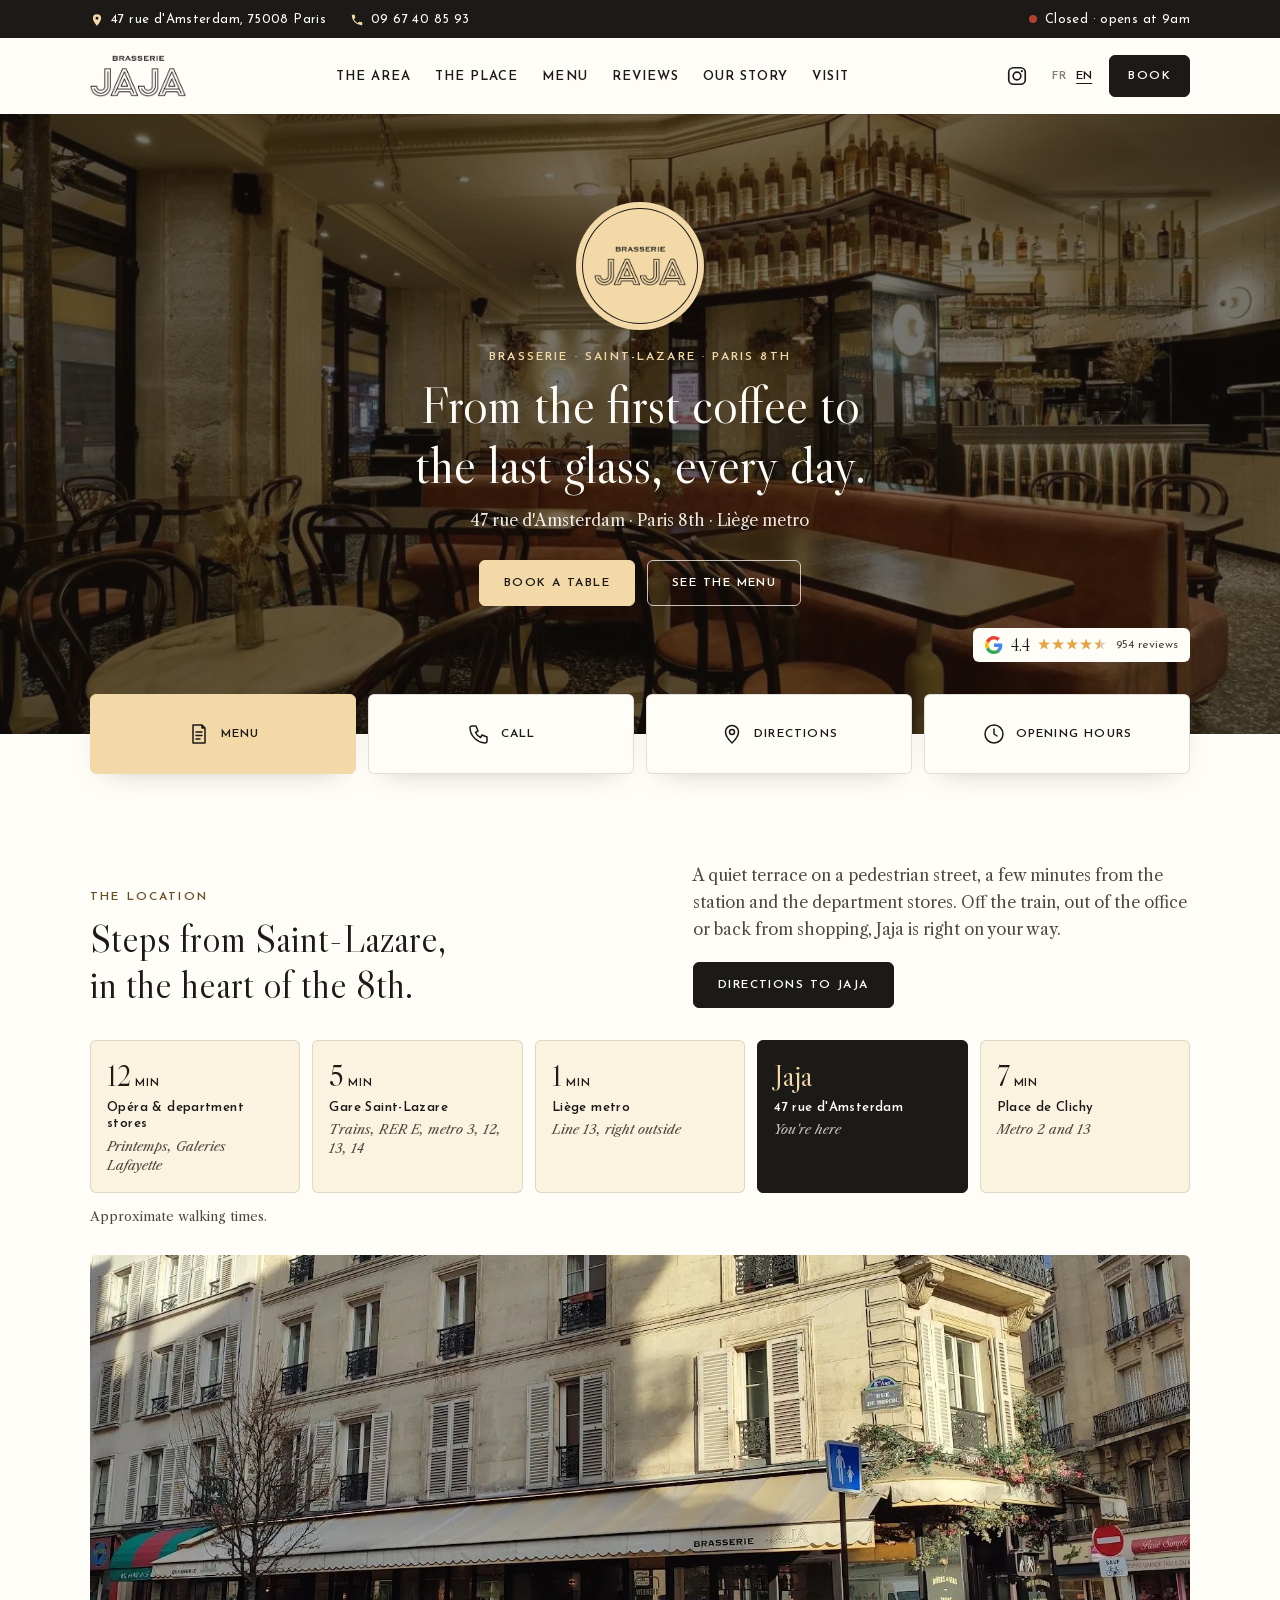
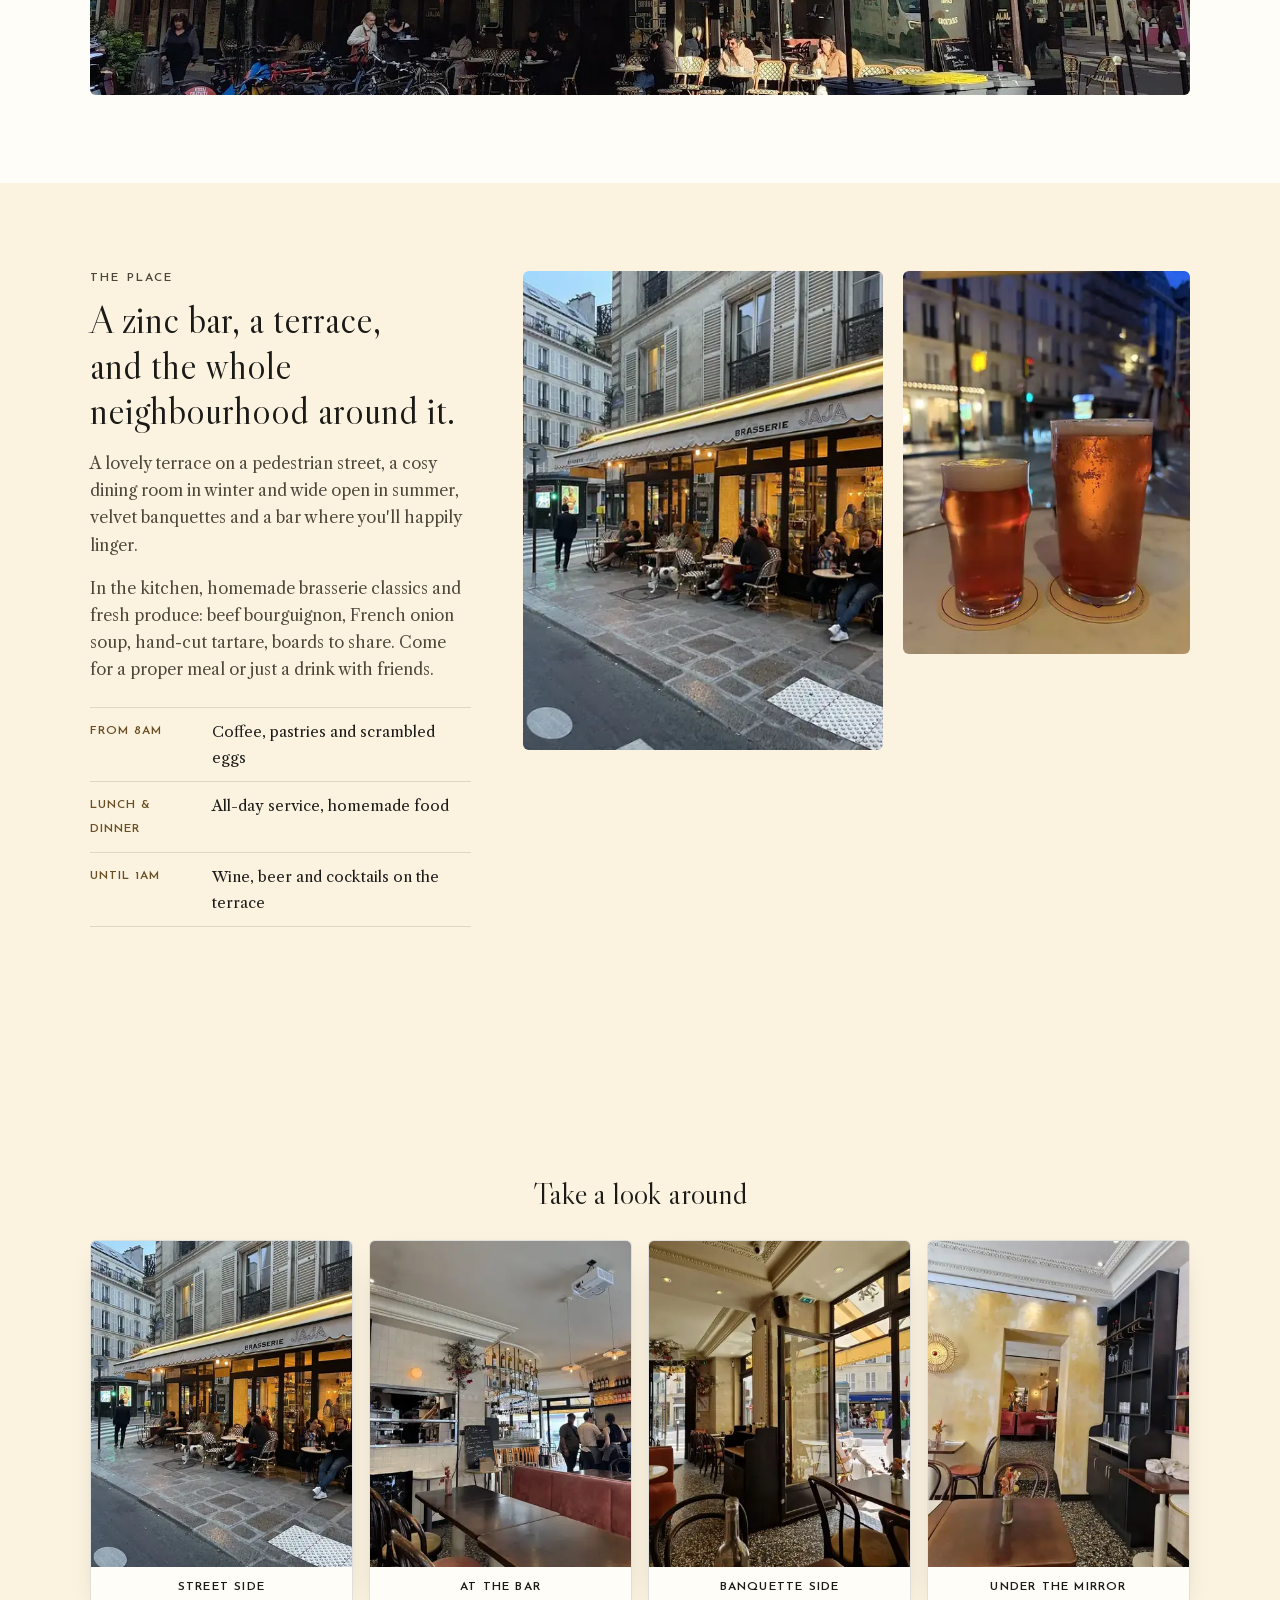
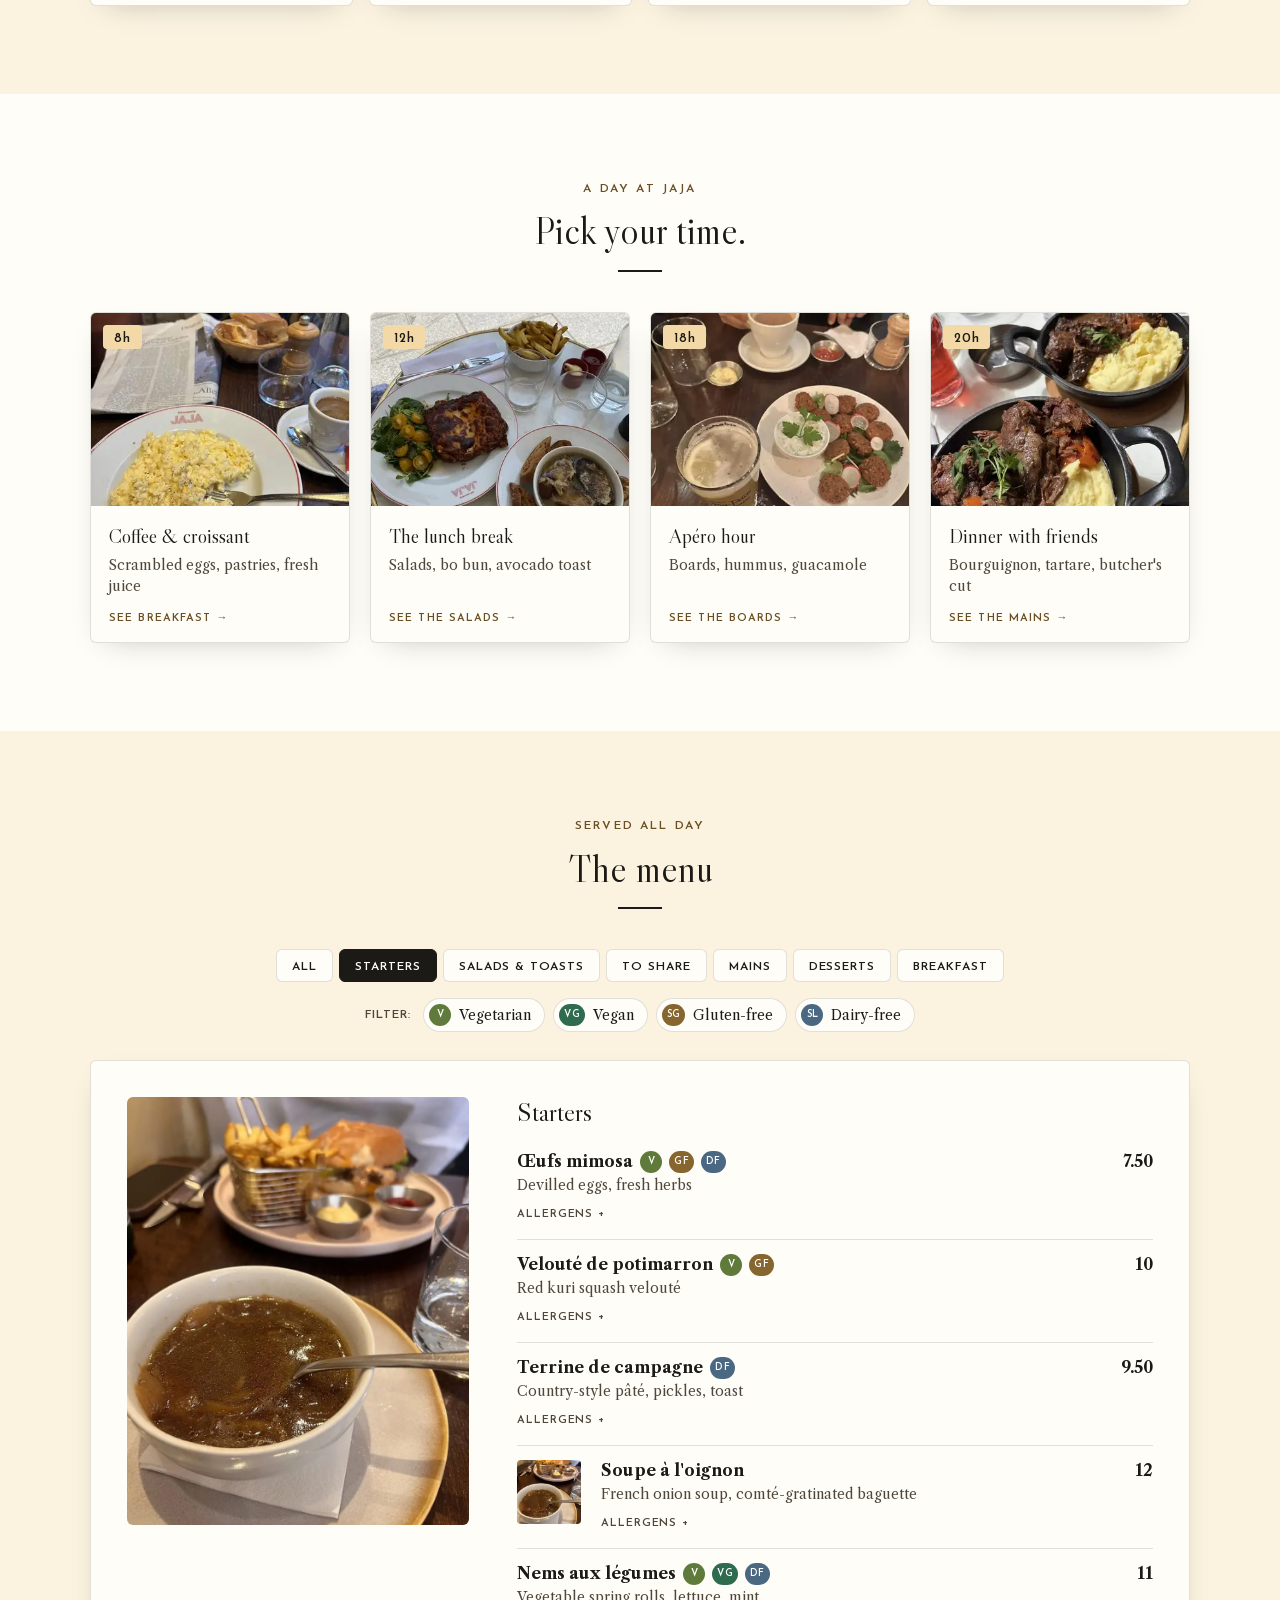
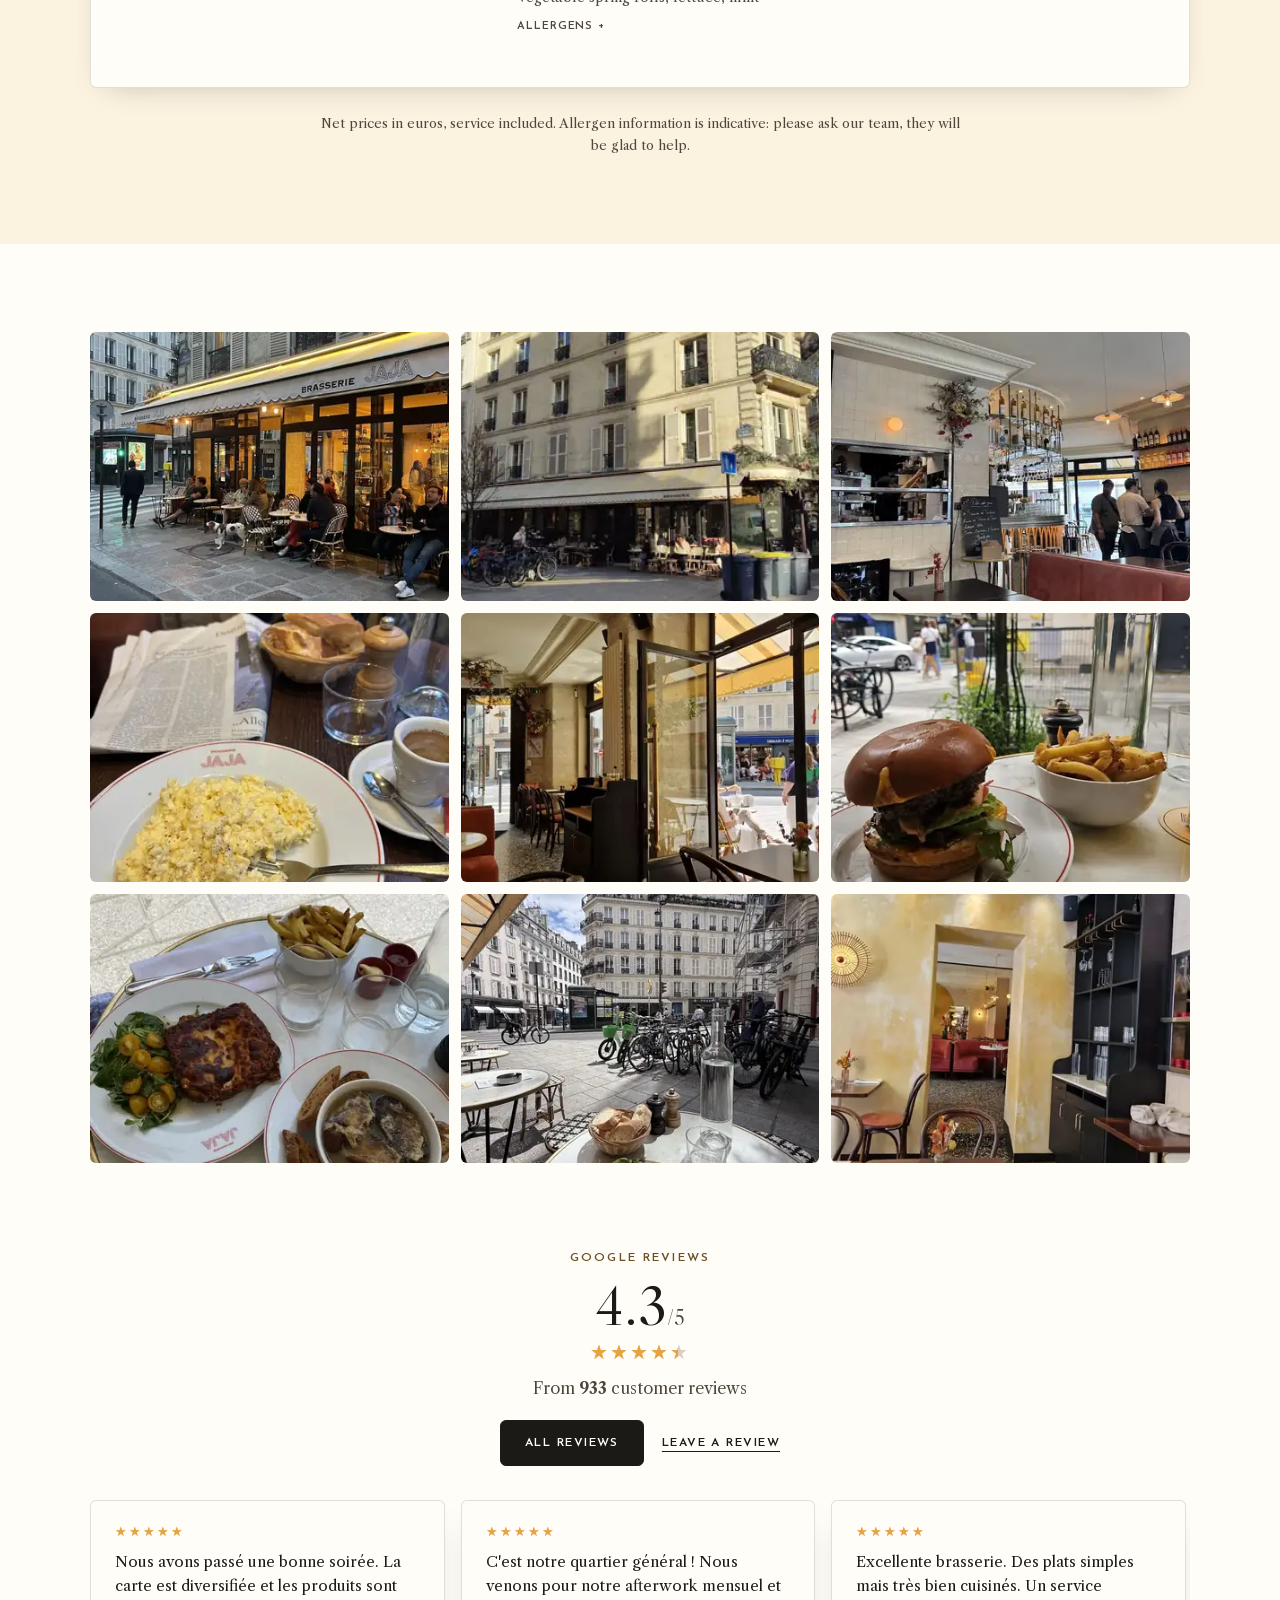
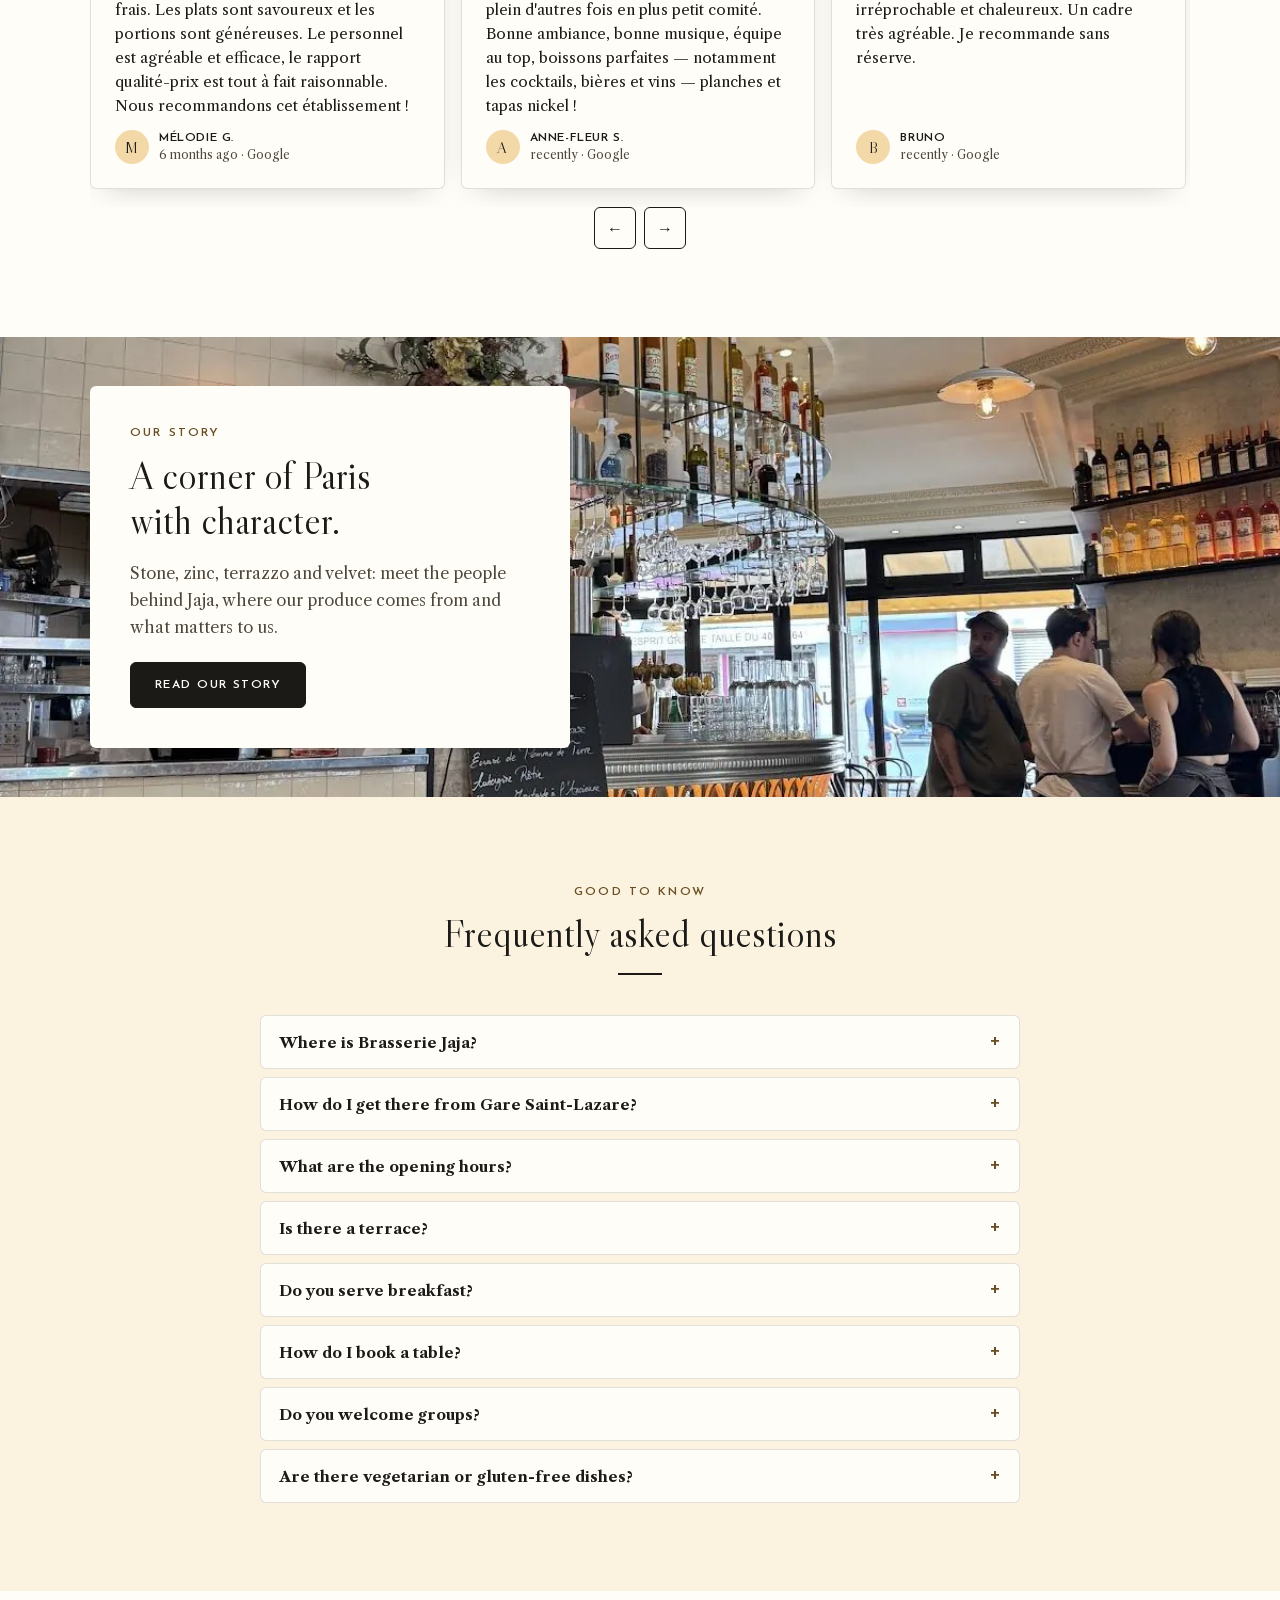
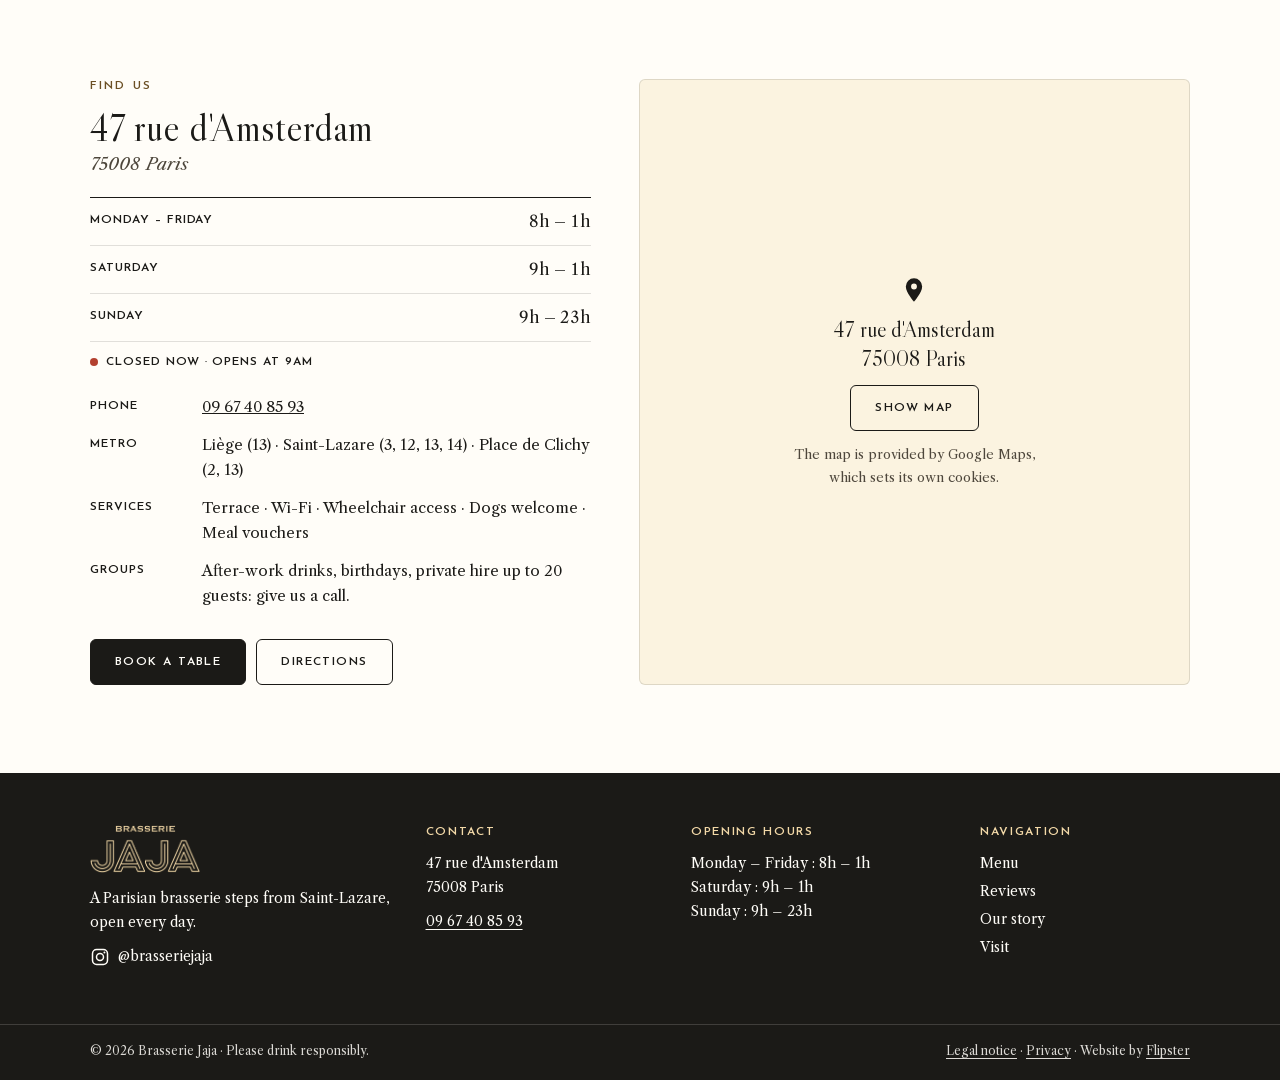
<file: index.html>
<!doctype html>
<html lang="fr">
<head>
  <meta charset="utf-8">
  <meta name="viewport" content="width=device-width, initial-scale=1">
  <!-- Version de validation : retirer cette ligne et robots.txt à la mise en ligne officielle -->
  <meta name="robots" content="noindex, nofollow">
  <title>Brasserie Jaja · Restaurant et bar à Saint-Lazare, 47 rue d'Amsterdam, Paris 8e</title>
  <meta name="description" content="Brasserie Jaja, restaurant et bar au 47 rue d'Amsterdam, Paris 8e, à 5 minutes de la gare Saint-Lazare (métro Liège). Terrasse sur rue piétonne, cuisine de brasserie faite maison, petit déjeuner, déjeuner, apéro et dîner, ouvert 7j/7 jusqu'à 1h.">
  <link rel="alternate" hreflang="fr" href="https://louismaitjean-ops.github.io/brasserie-jaja/">
  <link rel="alternate" hreflang="en" href="https://louismaitjean-ops.github.io/brasserie-jaja/?lang=en">
  <link rel="canonical" href="https://louismaitjean-ops.github.io/brasserie-jaja/">
  <meta property="og:type" content="restaurant">
  <meta property="og:site_name" content="Brasserie Jaja">
  <meta property="og:locale" content="fr_FR">
  <meta property="og:url" content="https://louismaitjean-ops.github.io/brasserie-jaja/">
  <meta property="og:title" content="Brasserie Jaja · Restaurant à Saint-Lazare, Paris 8e">
  <meta property="og:description" content="Restaurant et bar au 47 rue d'Amsterdam, à 5 min de la gare Saint-Lazare. Terrasse sur rue piétonne, cuisine faite maison, ouvert 7j/7.">
  <meta property="og:image" content="https://louismaitjean-ops.github.io/brasserie-jaja/assets/img/salle-bar.jpg">
  <meta property="og:image:width" content="1400">
  <meta property="og:image:height" content="700">
  <meta name="twitter:card" content="summary_large_image">
  <meta name="theme-color" content="#F3D9A8">
  <link rel="icon" href="assets/img/favicon.png">
  <link rel="apple-touch-icon" href="assets/img/apple-touch-icon.png">
  <script>
    if(!matchMedia("(prefers-reduced-motion: reduce)").matches)document.documentElement.classList.add("motion");
    // Au rechargement : toujours revenir en haut de la page (et oublier l'ancre #section)
    if("scrollRestoration" in history)history.scrollRestoration="manual";
    (function(){var n=performance.getEntriesByType&&performance.getEntriesByType("navigation")[0];
      if(n&&n.type==="reload"){
        if(location.hash)history.replaceState(null,"",location.pathname+location.search);
        var top=function(){window.scrollTo(0,0);};
        top();document.addEventListener("DOMContentLoaded",top);
        window.addEventListener("load",function(){top();setTimeout(top,0);});
      }})();
  </script>
  <link rel="preload" href="assets/fonts/caslon-display.woff2" as="font" type="font/woff2" crossorigin>
  <link rel="preload" href="assets/fonts/josefin-sans.woff2" as="font" type="font/woff2" crossorigin>
  <link rel="stylesheet" href="assets/css/jaja.css?v=51">
  <script type="application/ld+json">
[
 {
  "@context": "https://schema.org",
  "@type": "Restaurant",
  "@id": "https://louismaitjean-ops.github.io/brasserie-jaja/#restaurant",
  "name": "Brasserie Jaja",
  "description": "Brasserie parisienne et bar à deux pas de la gare Saint-Lazare : terrasse sur rue piétonne, cuisine faite maison, petit déjeuner, déjeuner, apéro et dîner, ouvert 7 jours sur 7.",
  "image": [
   "https://louismaitjean-ops.github.io/brasserie-jaja/assets/img/salle-bar.jpg",
   "https://louismaitjean-ops.github.io/brasserie-jaja/assets/img/rue-terrasse.jpg",
   "https://louismaitjean-ops.github.io/brasserie-jaja/assets/img/facade-soir.jpg"
  ],
  "url": "https://louismaitjean-ops.github.io/brasserie-jaja/",
  "menu": "https://louismaitjean-ops.github.io/brasserie-jaja/#carte",
  "telephone": "+33967408593",
  "address": {
   "@type": "PostalAddress",
   "streetAddress": "47 rue d'Amsterdam",
   "postalCode": "75008",
   "addressLocality": "Paris",
   "addressRegion": "Île-de-France",
   "addressCountry": "FR"
  },
  "geo": {
   "@type": "GeoCoordinates",
   "latitude": 48.87985,
   "longitude": 2.32694
  },
  "hasMap": "https://www.google.com/maps/search/?api=1&query=Brasserie+Jaja+47+rue+d%27Amsterdam+75008+Paris",
  "containedInPlace": {
   "@type": "Place",
   "name": "Quartier Saint-Lazare, Paris 8e arrondissement"
  },
  "sameAs": [
   "https://www.instagram.com/brasseriejaja/"
  ],
  "servesCuisine": [
   "Française",
   "Brasserie",
   "Cuisine maison"
  ],
  "priceRange": "€€",
  "acceptsReservations": true,
  "keywords": "restaurant Saint-Lazare, brasserie Paris 8, bar rue d'Amsterdam, terrasse Saint-Lazare, petit déjeuner Saint-Lazare, restaurant métro Liège, afterwork Saint-Lazare",
  "amenityFeature": [
   {
    "@type": "LocationFeatureSpecification",
    "name": "Terrasse",
    "value": true
   },
   {
    "@type": "LocationFeatureSpecification",
    "name": "Wi-Fi",
    "value": true
   },
   {
    "@type": "LocationFeatureSpecification",
    "name": "Accès fauteuil roulant",
    "value": true
   },
   {
    "@type": "LocationFeatureSpecification",
    "name": "Chiens acceptés",
    "value": true
   }
  ],
  "aggregateRating": {
   "@type": "AggregateRating",
   "ratingValue": "4.4",
   "reviewCount": "954"
  },
  "openingHoursSpecification": [
   {
    "@type": "OpeningHoursSpecification",
    "dayOfWeek": [
     "Monday",
     "Tuesday",
     "Wednesday",
     "Thursday",
     "Friday"
    ],
    "opens": "08:00",
    "closes": "01:00"
   },
   {
    "@type": "OpeningHoursSpecification",
    "dayOfWeek": "Saturday",
    "opens": "09:00",
    "closes": "01:00"
   },
   {
    "@type": "OpeningHoursSpecification",
    "dayOfWeek": "Sunday",
    "opens": "09:00",
    "closes": "23:00"
   }
  ]
 },
 {
  "@context": "https://schema.org",
  "@type": "FAQPage",
  "mainEntity": [
   {
    "@type": "Question",
    "name": "Où se trouve la Brasserie Jaja ?",
    "acceptedAnswer": {
     "@type": "Answer",
     "text": "Au 47 rue d'Amsterdam, 75008 Paris, dans le quartier de l'Europe (8e arrondissement), entre la gare Saint-Lazare et la place de Clichy. La station de métro Liège (ligne 13) est juste en bas."
    }
   },
   {
    "@type": "Question",
    "name": "Comment venir depuis la gare Saint-Lazare ?",
    "acceptedAnswer": {
     "@type": "Answer",
     "text": "Comptez environ 5 minutes à pied : remontez la rue d'Amsterdam depuis la gare en direction de la place de Clichy. Métros 3, 12, 13, 14 et RER E (Haussmann–Saint-Lazare) à proximité."
    }
   },
   {
    "@type": "Question",
    "name": "Quels sont les horaires ?",
    "acceptedAnswer": {
     "@type": "Answer",
     "text": "Du lundi au vendredi de 8h à 1h, le samedi de 9h à 1h et le dimanche de 9h à 23h, en service continu."
    }
   },
   {
    "@type": "Question",
    "name": "Y a-t-il une terrasse ?",
    "acceptedAnswer": {
     "@type": "Answer",
     "text": "Oui, une grande terrasse sur une rue piétonne, au calme, loin de la circulation."
    }
   },
   {
    "@type": "Question",
    "name": "Peut-on prendre le petit déjeuner ?",
    "acceptedAnswer": {
     "@type": "Answer",
     "text": "Oui, dès l'ouverture : formules avec boisson chaude, viennoiserie, jus pressé, œufs brouillés ou avocado toast."
    }
   },
   {
    "@type": "Question",
    "name": "Comment réserver une table ?",
    "acceptedAnswer": {
     "@type": "Answer",
     "text": "En ligne avec le bouton « Réserver » du site, ou par téléphone au 09 67 40 85 93."
    }
   },
   {
    "@type": "Question",
    "name": "Accueillez-vous les groupes ?",
    "acceptedAnswer": {
     "@type": "Answer",
     "text": "Oui : afterworks, anniversaires et privatisation jusqu'à 20 personnes. Appelez-nous pour organiser votre événement."
    }
   },
   {
    "@type": "Question",
    "name": "Y a-t-il des plats végétariens ou sans gluten ?",
    "acceptedAnswer": {
     "@type": "Answer",
     "text": "Oui, la carte indique les plats végétariens, vegan, sans gluten et sans lactose, ainsi que les 14 allergènes majeurs."
    }
   }
  ]
 }
]
  </script>
</head>
<body>

<a class="skip" href="#carte" data-i18n="skip">Aller à la carte</a>

<div class="topbar">
  <div class="wrap topbar__in">
    <a class="topbar__item topbar__addr" href="https://www.google.com/maps/dir/?api=1&amp;destination=Brasserie+Jaja+47+rue+d%27Amsterdam+75008+Paris" target="_blank" rel="noopener"><svg viewBox="0 0 24 24" width="14" height="14" aria-hidden="true"><path fill="currentColor" d="M12 2a7 7 0 0 0-7 7c0 5.2 7 13 7 13s7-7.8 7-13a7 7 0 0 0-7-7Zm0 9.5A2.5 2.5 0 1 1 12 6.5a2.5 2.5 0 0 1 0 5Z"/></svg>47 rue d'Amsterdam, 75008 Paris</a>
    <a class="topbar__item" href="tel:+33967408593"><svg viewBox="0 0 24 24" width="14" height="14" aria-hidden="true"><path fill="currentColor" d="M6.6 10.8a15 15 0 0 0 6.6 6.6l2.2-2.2c.3-.3.7-.4 1-.2 1.1.4 2.3.6 3.6.6.6 0 1 .4 1 1V20c0 .6-.4 1-1 1A17 17 0 0 1 3 4c0-.6.4-1 1-1h3.4c.6 0 1 .4 1 1 0 1.3.2 2.5.6 3.6.1.3 0 .7-.2 1z"/></svg>09 67 40 85 93</a>
    <span class="topbar__open quick__open" id="openNowTop"></span>
  </div>
</div>

<header class="nav" id="nav">
  <a class="nav__logo" href="index.html" aria-label="Brasserie Jaja, accueil">
    <img src="assets/img/logo-jaja-white.png" alt="Brasserie Jaja" class="logo-light" width="455" height="200">
    <img src="assets/img/logo-jaja-ink.png" alt="" class="logo-dark" width="455" height="200" aria-hidden="true">
  </a>
  <nav class="nav__links" id="navLinks" aria-label="Navigation principale">
    <a href="#quartier" data-i18n="nav.quartier">Le quartier</a>
    <a href="#maison" data-i18n="nav.maison">La maison</a>
    <a href="#carte" data-i18n="nav.carte">La carte</a>
    <a href="#avis" data-i18n="nav.avis">Avis</a>
    <a href="histoire.html" data-i18n="nav.histoire">Notre histoire</a>
    <a href="#infos" data-i18n="nav.infos">Infos</a>
  </nav>
  <div class="nav__end">
    <a class="nav__insta" href="https://www.instagram.com/brasseriejaja/" target="_blank" rel="noopener" aria-label="Instagram @brasseriejaja"><svg viewBox="0 0 24 24" width="22" height="22" aria-hidden="true"><rect x="3" y="3" width="18" height="18" rx="5" fill="none" stroke="currentColor" stroke-width="1.8"/><circle cx="12" cy="12" r="4.2" fill="none" stroke="currentColor" stroke-width="1.8"/><circle cx="17.3" cy="6.7" r="1.2" fill="currentColor"/></svg></a>
    <div class="lang" role="group" aria-label="Langue">
      <button type="button" data-lang="fr" aria-pressed="true">FR</button>
      <button type="button" data-lang="en" aria-pressed="false">EN</button>
    </div>
    <button class="btn btn--red js-book" type="button" data-i18n="cta.book">Réserver</button>
    <button class="nav__burger" id="burger" type="button" aria-expanded="false" aria-controls="navLinks"><span></span><span></span><span class="sr" data-i18n="nav.menu">Menu</span></button>
  </div>
</header>

<main>

  <!-- HERO -->
  <section class="hero">
    <img width="1400" height="700" class="hero__img" srcset="assets/img/salle-bar-400.webp 400w, assets/img/salle-bar-800.webp 800w, assets/img/salle-bar.webp 1400w" sizes="100vw" src="assets/img/salle-bar.webp" alt="La salle de la Brasserie Jaja, banquettes en velours et bar" fetchpriority="high">
    <div class="wrap hero__inner">
      <div class="hero__medal"><img src="assets/img/logo-jaja-ink.png" alt="Brasserie Jaja" width="455" height="200"></div>
      <p class="eyebrow eyebrow--light" data-i18n="hero.eyebrow">Brasserie · Saint-Lazare · Paris 8e</p>
      <h1 class="hero__title"><span class="sr" data-i18n="hero.h1">Brasserie Jaja, restaurant et bar à Saint-Lazare, Paris 8e : </span><span data-i18n="hero.lead">Du premier café au dernier verre, tous les jours.</span></h1>
      <p class="hero__addr" data-i18n="hero.addr">47 rue d'Amsterdam · Paris 8e · Métro Liège</p>
      <div class="hero__cta">
        <button class="btn btn--sand js-book" type="button" data-i18n="cta.bookTable">Réserver une table</button>
        <a class="btn btn--ghost" href="#carte" data-i18n="cta.menu">Voir la carte</a>
      </div>
    </div>
    <a class="gbadge" href="#avis">
      <svg class="gbadge__g" viewBox="0 0 48 48" aria-hidden="true"><path fill="#EA4335" d="M24 9.5c3.5 0 6.6 1.2 9 3.5l6.7-6.7C35.6 2.4 30.2 0 24 0 14.6 0 6.6 5.4 2.6 13.2l7.8 6C12.3 13.6 17.6 9.5 24 9.5z"/><path fill="#4285F4" d="M46.1 24.5c0-1.6-.1-3.1-.4-4.5H24v9h12.4c-.5 2.9-2.2 5.3-4.6 7l7.4 5.7c4.3-4 6.9-9.9 6.9-17.2z"/><path fill="#FBBC05" d="M10.4 28.8c-.5-1.4-.8-3-.8-4.8s.3-3.3.8-4.8l-7.8-6C.9 16.5 0 20.1 0 24s.9 7.5 2.6 10.8l7.8-6z"/><path fill="#34A853" d="M24 48c6.5 0 11.9-2.1 15.9-5.8l-7.4-5.7c-2.1 1.4-4.8 2.3-8.5 2.3-6.4 0-11.7-4.1-13.6-9.8l-7.8 6C6.6 42.6 14.6 48 24 48z"/></svg>
      <span class="gbadge__score js-rating">4,4</span>
      <span class="stars js-stars" aria-hidden="true"></span>
      <span class="gbadge__count"><span class="js-count">954</span> <span data-i18n="reviews.word">avis</span></span>
    </a>
  </section>

  <!-- ACCÈS RAPIDES -->
  <nav class="quick" aria-label="Accès rapide">
    <div class="wrap quick__grid">
      <a class="quick__item quick__item--main" href="#carte">
        <svg viewBox="0 0 24 24" aria-hidden="true"><path d="M6 3h9l3 3v15H6z M15 3v3h3 M9 10h6 M9 13.5h6 M9 17h4"/></svg>
        <span data-i18n="quick.menu">La carte</span>
      </a>
      <a class="quick__item" href="tel:+33967408593">
        <svg viewBox="0 0 24 24" aria-hidden="true"><path d="M5 4h4l2 5-2.5 1.5a11 11 0 0 0 5 5L15 13l5 2v4a2 2 0 0 1-2 2A16 16 0 0 1 3 6a2 2 0 0 1 2-2"/></svg>
        <span data-i18n="quick.call">Appeler</span>
      </a>
      <a class="quick__item" href="https://www.google.com/maps/dir/?api=1&amp;destination=Brasserie+Jaja+47+rue+d%27Amsterdam+75008+Paris" target="_blank" rel="noopener">
        <svg viewBox="0 0 24 24" aria-hidden="true"><path d="M12 21s-6.5-6.2-6.5-11a6.5 6.5 0 0 1 13 0c0 4.8-6.5 11-6.5 11z M12 12.5a2.5 2.5 0 1 0 0-5 2.5 2.5 0 0 0 0 5"/></svg>
        <span data-i18n="quick.route">Itinéraire</span>
      </a>
      <a class="quick__item" href="#infos">
        <svg viewBox="0 0 24 24" aria-hidden="true"><path d="M12 21a9 9 0 1 0 0-18 9 9 0 0 0 0 18z M12 7v5l3 2"/></svg>
        <span data-i18n="quick.hours">Horaires</span>
      </a>
    </div>
  </nav>

  <!-- L'EMPLACEMENT -->
  <section class="quartier" id="quartier">
    <div class="wrap">
      <div class="quartier__head">
        <div>
          <p class="eyebrow" data-i18n="quartier.eyebrow">L'emplacement</p>
          <h2 class="h2" data-i18n="quartier.title">À deux pas de <span class="nb">Saint-Lazare</span>, en plein cœur du 8e.</h2>
        </div>
        <div class="quartier__text">
          <p data-i18n="quartier.p">Une terrasse au calme, sur une rue piétonne, à quelques minutes de la gare et des grands magasins. En sortant du train, du bureau ou du shopping, le Jaja est sur votre chemin.</p>
          <a class="btn btn--dark" href="https://www.google.com/maps/dir/?api=1&amp;destination=Brasserie+Jaja+47+rue+d%27Amsterdam+75008+Paris" target="_blank" rel="noopener" data-i18n="quartier.cta">Itinéraire jusqu'au Jaja</a>
        </div>
      </div>
      <ol class="ligne">
        <li class="ligne__st"><span class="ligne__min">12<small>min</small></span><strong data-i18n="quartier.l4">Opéra et grands magasins</strong><em data-i18n="quartier.l4s">Printemps, Galeries Lafayette</em></li>
        <li class="ligne__st"><span class="ligne__min">5<small>min</small></span><strong data-i18n="quartier.l2">Gare Saint-Lazare</strong><em data-i18n="quartier.l2s">Trains, RER E, métros 3, 12, 13, 14</em></li>
        <li class="ligne__st"><span class="ligne__min">1<small>min</small></span><strong data-i18n="quartier.l1">Métro Liège</strong><em data-i18n="quartier.l1s">Ligne 13, juste en bas</em></li>
        <li class="ligne__st ligne__st--jaja"><span class="ligne__min">Jaja</span><strong>47 rue d'Amsterdam</strong><em data-i18n="quartier.here">Vous y êtes</em></li>
        <li class="ligne__st"><span class="ligne__min">7<small>min</small></span><strong data-i18n="quartier.l3">Place de Clichy</strong><em data-i18n="quartier.l3s">Métros 2 et 13</em></li>
      </ol>
      <p class="quartier__note" data-i18n="quartier.note">Temps de marche indicatifs.</p>
    </div>
    <figure class="quartier__vue"><img width="1600" height="901" srcset="assets/img/rue-terrasse-400.webp 400w, assets/img/rue-terrasse-800.webp 800w, assets/img/rue-terrasse.webp 1600w" sizes="100vw" src="assets/img/rue-terrasse.webp" alt="La terrasse de la Brasserie Jaja sur la rue piétonne" loading="lazy"></figure>
  </section>

  <!-- LA MAISON -->
  <section class="maison" id="maison">
    <div class="wrap maison__grid">
      <div class="maison__text">
        <p class="eyebrow" data-i18n="maison.eyebrow">La maison</p>
        <h2 class="h2" data-i18n="maison.title">Un zinc, une terrasse, et tout le quartier autour.</h2>
        <p data-i18n="maison.p1">Une belle terrasse sur une rue piétonne, une salle cosy l'hiver et grande ouverte l'été, des banquettes en velours et un comptoir où l'on s'attarde volontiers.</p>
        <p data-i18n="maison.p2">En cuisine, des classiques de brasserie faits maison et des produits frais : bœuf bourguignon, soupe à l'oignon, tartare au couteau, planches à partager. On vient pour un vrai repas ou juste pour un verre entre amis.</p>
        <ul class="moments">
          <li><span class="moments__h" data-i18n="maison.m1h">Dès 8h</span><span data-i18n="maison.m1">Café, viennoiseries et œufs brouillés</span></li>
          <li><span class="moments__h" data-i18n="maison.m2h">Midi &amp; soir</span><span data-i18n="maison.m2">Service continu, cuisine maison</span></li>
          <li><span class="moments__h" data-i18n="maison.m3h">Jusqu'à 1h</span><span data-i18n="maison.m3">Vins, bières, cocktails en terrasse</span></li>
        </ul>
      </div>
      <figure class="maison__photo maison__photo--a"><img width="1200" height="1600" srcset="assets/img/facade-soir-400.webp 400w, assets/img/facade-soir-800.webp 800w, assets/img/facade-soir.webp 1200w" sizes="(max-width: 900px) 46vw, 26vw" src="assets/img/facade-soir.webp" alt="La façade et la terrasse de la Brasserie Jaja en soirée" loading="lazy"></figure>
      <figure class="maison__photo maison__photo--b"><img width="1200" height="1600" srcset="assets/img/bieres-terrasse-400.webp 400w, assets/img/bieres-terrasse-800.webp 800w, assets/img/bieres-terrasse.webp 1200w" sizes="(max-width: 900px) 46vw, 26vw" src="assets/img/bieres-terrasse.webp" alt="Deux bières en terrasse, le soir" loading="lazy"></figure>
    </div>
    <div class="wrap tour">
      <p class="eyebrow tour__eyebrow" data-i18n="esp.eyebrow">Faites le tour</p>
      <div class="tour__row">
        <figure class="medal"><img width="1200" height="1600" srcset="assets/img/facade-soir-400.webp 400w, assets/img/facade-soir-800.webp 800w, assets/img/facade-soir.webp 1200w" sizes="(max-width: 700px) 46vw, 22vw" src="assets/img/facade-soir.webp" alt="La terrasse de la brasserie en soirée" loading="lazy"><figcaption data-i18n="esp.1">Côté rue</figcaption></figure>
        <figure class="medal"><img width="1200" height="1600" srcset="assets/img/salle-comptoir-400.webp 400w, assets/img/salle-comptoir-800.webp 800w, assets/img/salle-comptoir.webp 1200w" sizes="(max-width: 700px) 46vw, 22vw" src="assets/img/salle-comptoir.webp" alt="Le comptoir en laiton" loading="lazy"><figcaption data-i18n="esp.2">Au zinc</figcaption></figure>
        <figure class="medal"><img width="1200" height="1600" srcset="assets/img/salle-entree-400.webp 400w, assets/img/salle-entree-800.webp 800w, assets/img/salle-entree.webp 1200w" sizes="(max-width: 700px) 46vw, 22vw" src="assets/img/salle-entree.webp" alt="La salle et ses banquettes en velours" loading="lazy"><figcaption data-i18n="esp.3">Côté banquettes</figcaption></figure>
        <figure class="medal"><img width="1200" height="1600" srcset="assets/img/salle-miroir-400.webp 400w, assets/img/salle-miroir-800.webp 800w, assets/img/salle-miroir.webp 1200w" sizes="(max-width: 700px) 46vw, 22vw" src="assets/img/salle-miroir.webp" alt="Un coin de la salle, sous le grand miroir" loading="lazy"><figcaption data-i18n="esp.4">Sous le miroir</figcaption></figure>
      </div>
    </div>
  </section>

  <!-- UNE JOURNÉE AU JAJA (photos qui mènent à la carte) -->
  <section class="heures" id="moments">
    <div class="wrap">
      <div class="section-head section-head--center">
        <p class="eyebrow" data-i18n="mo.eyebrow">Une journée au Jaja</p>
        <h2 class="h2" data-i18n="mo.title">Choisissez votre heure.</h2>
      </div>
      <div class="heures__grid">
        <a class="heure" href="#carte" data-goto-cat="petit-dej"><span class="heure__img"><img width="1200" height="1600" srcset="assets/img/oeufs-brouilles-400.webp 400w, assets/img/oeufs-brouilles-800.webp 800w, assets/img/oeufs-brouilles.webp 1200w" sizes="(max-width: 700px) 46vw, 24vw" src="assets/img/oeufs-brouilles.webp" alt="Petit déjeuner, œufs brouillés" loading="lazy"></span><span class="heure__h">8h</span><span class="heure__txt"><strong data-i18n="mo.1">Le café-croissant</strong><em data-i18n="mo.1s">Œufs brouillés, viennoiseries, jus pressé</em><span class="heure__go" data-i18n="mo.go1">Voir le petit déj</span></span></a>
        <a class="heure" href="#carte" data-goto-cat="salades"><span class="heure__img"><img width="1200" height="1600" srcset="assets/img/terrasse-plats-400.webp 400w, assets/img/terrasse-plats-800.webp 800w, assets/img/terrasse-plats.webp 1200w" sizes="(max-width: 700px) 46vw, 24vw" src="assets/img/terrasse-plats.webp" alt="Déjeuner en terrasse" loading="lazy"></span><span class="heure__h">12h</span><span class="heure__txt"><strong data-i18n="mo.2">La pause déjeuner</strong><em data-i18n="mo.2s">Salades, bo bun, avocado toast</em><span class="heure__go" data-i18n="mo.go2">Voir les salades</span></span></a>
        <a class="heure" href="#carte" data-goto-cat="partager"><span class="heure__img"><img width="1200" height="1600" srcset="assets/img/planche-cafe-400.webp 400w, assets/img/planche-cafe-800.webp 800w, assets/img/planche-cafe.webp 1200w" sizes="(max-width: 700px) 46vw, 24vw" src="assets/img/planche-cafe.webp" alt="Planche à partager" loading="lazy"></span><span class="heure__h">18h</span><span class="heure__txt"><strong data-i18n="mo.3">L'heure de l'apéro</strong><em data-i18n="mo.3s">Planches, houmous, guacamole</em><span class="heure__go" data-i18n="mo.go3">Voir les planches</span></span></a>
        <a class="heure" href="#carte" data-goto-cat="plats"><span class="heure__img"><img width="1200" height="1600" srcset="assets/img/boeuf-bourguignon-400.webp 400w, assets/img/boeuf-bourguignon-800.webp 800w, assets/img/boeuf-bourguignon.webp 1200w" sizes="(max-width: 700px) 46vw, 24vw" src="assets/img/boeuf-bourguignon.webp" alt="Bœuf bourguignon" loading="lazy"></span><span class="heure__h">20h</span><span class="heure__txt"><strong data-i18n="mo.4">Le dîner entre amis</strong><em data-i18n="mo.4s">Bourguignon, tartare, pièce du boucher</em><span class="heure__go" data-i18n="mo.go4">Voir les plats</span></span></a>
      </div>
    </div>
  </section>

  <!-- CARTE INTERACTIVE -->
  <section class="carte" id="carte">
    <div class="wrap">
      <div class="section-head section-head--center">
        <p class="eyebrow" data-i18n="carte.eyebrow">Service continu</p>
        <h2 class="h2" data-i18n="carte.title">La carte</h2>
      </div>

      <div class="carte__tabs" role="tablist" id="carteTabs" aria-label="Catégories"></div>

      <div class="carte__filters" id="carteFilters">
        <span class="carte__filters-label" data-i18n="filters.label">Filtrer :</span>
        <button type="button" class="chip" data-filter="veg" aria-pressed="false"><span class="diet diet--veg">V</span><span data-i18n="diet.veg">Végétarien</span></button>
        <button type="button" class="chip" data-filter="vegan" aria-pressed="false"><span class="diet diet--vegan">VG</span><span data-i18n="diet.vegan">Vegan</span></button>
        <button type="button" class="chip" data-filter="gf" aria-pressed="false"><span class="diet diet--gf">SG</span><span data-i18n="diet.gf">Sans gluten</span></button>
        <button type="button" class="chip" data-filter="lf" aria-pressed="false"><span class="diet diet--lf">SL</span><span data-i18n="diet.lf">Sans lactose</span></button>
      </div>

      <div class="carte__board" id="carteBoard" aria-live="polite"></div>

      <p class="carte__legal" data-i18n="carte.legal">Prix nets en euros, service compris. Allergènes donnés à titre indicatif : demandez à notre équipe, elle vous renseignera avec plaisir.</p>
    </div>
  </section>

  <!-- GALERIE -->
  <section class="galerie" aria-label="Photos">
    <div class="galerie__grid" id="galerie">
      <button class="g g--tall" data-src="assets/img/facade-soir.webp"><img width="1200" height="1600" srcset="assets/img/facade-soir-400.webp 400w, assets/img/facade-soir-800.webp 800w, assets/img/facade-soir.webp 1200w" sizes="(max-width: 700px) 50vw, 25vw" src="assets/img/facade-soir.webp" alt="Façade en soirée" loading="lazy"></button>
      <button class="g g--wide" data-src="assets/img/rue-terrasse.webp"><img width="1600" height="901" srcset="assets/img/rue-terrasse-400.webp 400w, assets/img/rue-terrasse-800.webp 800w, assets/img/rue-terrasse.webp 1600w" sizes="(max-width: 700px) 50vw, 25vw" src="assets/img/rue-terrasse.webp" alt="La terrasse côté rue" loading="lazy"></button>
      <button class="g" data-src="assets/img/salle-comptoir.webp"><img width="1200" height="1600" srcset="assets/img/salle-comptoir-400.webp 400w, assets/img/salle-comptoir-800.webp 800w, assets/img/salle-comptoir.webp 1200w" sizes="(max-width: 700px) 50vw, 25vw" src="assets/img/salle-comptoir.webp" alt="Le comptoir" loading="lazy"></button>
      <button class="g" data-src="assets/img/oeufs-brouilles.webp"><img width="1200" height="1600" srcset="assets/img/oeufs-brouilles-400.webp 400w, assets/img/oeufs-brouilles-800.webp 800w, assets/img/oeufs-brouilles.webp 1200w" sizes="(max-width: 700px) 50vw, 25vw" src="assets/img/oeufs-brouilles.webp" alt="Petit déjeuner, œufs brouillés" loading="lazy"></button>
      <button class="g g--tall" data-src="assets/img/salle-entree.webp"><img width="1200" height="1600" srcset="assets/img/salle-entree-400.webp 400w, assets/img/salle-entree-800.webp 800w, assets/img/salle-entree.webp 1200w" sizes="(max-width: 700px) 50vw, 25vw" src="assets/img/salle-entree.webp" alt="L'entrée de la salle" loading="lazy"></button>
      <button class="g" data-src="assets/img/bacon-cheeseburger.webp"><img width="1200" height="1600" srcset="assets/img/bacon-cheeseburger-400.webp 400w, assets/img/bacon-cheeseburger-800.webp 800w, assets/img/bacon-cheeseburger.webp 1200w" sizes="(max-width: 700px) 50vw, 25vw" src="assets/img/bacon-cheeseburger.webp" alt="Bacon cheeseburger" loading="lazy"></button>
      <button class="g" data-src="assets/img/terrasse-plats.webp"><img width="1200" height="1600" srcset="assets/img/terrasse-plats-400.webp 400w, assets/img/terrasse-plats-800.webp 800w, assets/img/terrasse-plats.webp 1200w" sizes="(max-width: 700px) 50vw, 25vw" src="assets/img/terrasse-plats.webp" alt="Déjeuner en terrasse" loading="lazy"></button>
      <button class="g" data-src="assets/img/dejeuner-terrasse.webp"><img width="1200" height="1600" srcset="assets/img/dejeuner-terrasse-400.webp 400w, assets/img/dejeuner-terrasse-800.webp 800w, assets/img/dejeuner-terrasse.webp 1200w" sizes="(max-width: 700px) 50vw, 25vw" src="assets/img/dejeuner-terrasse.webp" alt="Salade en terrasse" loading="lazy"></button>
      <button class="g" data-src="assets/img/salle-miroir.webp"><img width="1200" height="1600" srcset="assets/img/salle-miroir-400.webp 400w, assets/img/salle-miroir-800.webp 800w, assets/img/salle-miroir.webp 1200w" sizes="(max-width: 700px) 50vw, 25vw" src="assets/img/salle-miroir.webp" alt="Coin de la salle" loading="lazy"></button>
    </div>
  </section>

  <!-- AVIS GOOGLE -->
  <section class="avis" id="avis">
    <div class="wrap avis__grid">
      <div class="avis__score">
        <p class="eyebrow" data-i18n="avis.eyebrow">Avis Google</p>
        <p class="avis__big"><span class="js-rating">4,4</span><small>/5</small></p>
        <span class="stars stars--lg js-stars" aria-hidden="true"></span>
        <p class="avis__count"><span data-i18n="avis.based">Sur</span> <strong class="js-count">954</strong> <span data-i18n="avis.reviews">avis clients</span></p>
        <div class="avis__links">
          <a class="btn btn--red js-greviews" href="#" target="_blank" rel="noopener" data-i18n="avis.all">Tous les avis</a>
          <a class="link js-greviews" href="#" target="_blank" rel="noopener" data-i18n="avis.write">Laisser un avis</a>
        </div>
      </div>
      <div class="avis__list">
        <div class="avis__track" id="avisTrack"></div>
        <div class="avis__nav">
          <button type="button" class="round" id="avisPrev" aria-label="Avis précédent">&larr;</button>
          <button type="button" class="round" id="avisNext" aria-label="Avis suivant">&rarr;</button>
        </div>
      </div>
    </div>
  </section>

  <!-- HISTOIRE (teaser) -->
  <section class="teaser">
    <img width="1200" height="1600" srcset="assets/img/salle-comptoir-400.webp 400w, assets/img/salle-comptoir-800.webp 800w, assets/img/salle-comptoir.webp 1200w" sizes="100vw" src="assets/img/salle-comptoir.webp" alt="" loading="lazy" class="teaser__img">
    <div class="teaser__box">
      <p class="eyebrow" data-i18n="teaser.eyebrow">Notre histoire</p>
      <h2 class="h2" data-i18n="teaser.title">Un coin de Paris qui a du caractère.</h2>
      <p data-i18n="teaser.p">Pierre de taille, zinc, terrazzo et velours : découvrez qui fait vivre le Jaja, d'où viennent nos produits et ce qui nous tient à cœur.</p>
      <a class="btn btn--dark" href="histoire.html" data-i18n="teaser.cta">Lire notre histoire</a>
    </div>
  </section>

  <!-- QUESTIONS FRÉQUENTES -->
  <section class="faq" id="faq">
    <div class="wrap faq__grid">
      <div class="section-head">
        <p class="eyebrow" data-i18n="faq.eyebrow">Bon à savoir</p>
        <h2 class="h2" data-i18n="faq.title">Questions fréquentes</h2>
      </div>
      <div class="faq__list">
        <details class="faq__item"><summary data-i18n="faq.q1">Où se trouve la Brasserie Jaja ?</summary><p data-i18n="faq.a1">Au 47 rue d'Amsterdam, 75008 Paris, dans le quartier de l'Europe (8e arrondissement), entre la gare Saint-Lazare et la place de Clichy. La station de métro Liège (ligne 13) est juste en bas.</p></details>
        <details class="faq__item"><summary data-i18n="faq.q2">Comment venir depuis la gare Saint-Lazare ?</summary><p data-i18n="faq.a2">Comptez environ 5 minutes à pied : remontez la rue d'Amsterdam depuis la gare en direction de la place de Clichy. Métros 3, 12, 13, 14 et RER E (Haussmann–Saint-Lazare) à proximité.</p></details>
        <details class="faq__item"><summary data-i18n="faq.q3">Quels sont les horaires ?</summary><p data-i18n="faq.a3">Du lundi au vendredi de 8h à 1h, le samedi de 9h à 1h et le dimanche de 9h à 23h, en service continu.</p></details>
        <details class="faq__item"><summary data-i18n="faq.q4">Y a-t-il une terrasse ?</summary><p data-i18n="faq.a4">Oui, une grande terrasse sur une rue piétonne, au calme, loin de la circulation.</p></details>
        <details class="faq__item"><summary data-i18n="faq.q5">Peut-on prendre le petit déjeuner ?</summary><p data-i18n="faq.a5">Oui, dès l'ouverture : formules avec boisson chaude, viennoiserie, jus pressé, œufs brouillés ou avocado toast.</p></details>
        <details class="faq__item"><summary data-i18n="faq.q6">Comment réserver une table ?</summary><p data-i18n="faq.a6">En ligne avec le bouton « Réserver » du site, ou par téléphone au 09 67 40 85 93.</p></details>
        <details class="faq__item"><summary data-i18n="faq.q7">Accueillez-vous les groupes ?</summary><p data-i18n="faq.a7">Oui : afterworks, anniversaires et privatisation jusqu'à 20 personnes. Appelez-nous pour organiser votre événement.</p></details>
        <details class="faq__item"><summary data-i18n="faq.q8">Y a-t-il des plats végétariens ou sans gluten ?</summary><p data-i18n="faq.a8">Oui, la carte indique les plats végétariens, vegan, sans gluten et sans lactose, ainsi que les 14 allergènes majeurs.</p></details>
      </div>
    </div>
  </section>

  <!-- INFOS -->
  <section class="infos" id="infos">
    <div class="wrap infos__grid">
      <div>
        <p class="eyebrow" data-i18n="infos.eyebrow">Nous trouver</p>
        <h2 class="h2">47 rue d'Amsterdam</h2>
        <p class="infos__addr">75008 Paris</p>

        <dl class="hours">
          <div><dt data-i18n="infos.d1">Lundi – vendredi</dt><dd>8h – 1h</dd></div>
          <div><dt data-i18n="infos.d2">Samedi</dt><dd>9h – 1h</dd></div>
          <div><dt data-i18n="infos.d3">Dimanche</dt><dd>9h – 23h</dd></div>
        </dl>
        <p class="infos__open" id="openNow"></p>

        <ul class="infos__list">
          <li><strong data-i18n="infos.tel">Téléphone</strong><a href="tel:+33967408593">09 67 40 85 93</a></li>
          <li><strong data-i18n="infos.metro">Métro</strong><span>Liège (13) · Saint-Lazare (3, 12, 13, 14) · Place de Clichy (2, 13)</span></li>
          <li><strong data-i18n="infos.services">Services</strong><span data-i18n="infos.servicesList">Terrasse · Wi-Fi · Accès fauteuil roulant · Chiens bienvenus · Titres restaurant</span></li>
          <li><strong data-i18n="infos.groups">Groupes</strong><span data-i18n="infos.groupsText">Afterworks, anniversaires, privatisation jusqu'à 20 personnes : appelez-nous.</span></li>
        </ul>
        <div class="infos__cta">
          <button class="btn btn--red js-book" type="button" data-i18n="cta.bookTable">Réserver une table</button>
          <a class="btn btn--line" href="https://www.google.com/maps/dir/?api=1&amp;destination=Brasserie+Jaja+47+rue+d%27Amsterdam+75008+Paris" target="_blank" rel="noopener" data-i18n="infos.route">Itinéraire</a>
        </div>
      </div>
      <div class="infos__map" id="map">
        <div class="map-consent">
          <svg viewBox="0 0 24 24" width="28" height="28" aria-hidden="true"><path fill="currentColor" d="M12 2a7 7 0 0 0-7 7c0 5.2 7 13 7 13s7-7.8 7-13a7 7 0 0 0-7-7Zm0 9.5A2.5 2.5 0 1 1 12 6.5a2.5 2.5 0 0 1 0 5Z"/></svg>
          <p class="map-consent__addr">47 rue d'Amsterdam<br>75008 Paris</p>
          <button type="button" class="btn btn--line js-map" data-i18n="map.show">Afficher le plan</button>
          <p class="map-consent__note" data-i18n="map.note">Le plan est fourni par Google Maps, qui dépose ses propres cookies.</p>
        </div>
      </div>
    </div>
  </section>

</main>

<footer class="footer">
  <div class="wrap footer__grid">
    <div>
      <img src="assets/img/logo-jaja-sand.png" alt="Brasserie Jaja" class="footer__logo" width="455" height="200" loading="lazy">
      <p data-i18n="footer.about">Brasserie parisienne à deux pas de Saint-Lazare, ouverte tous les jours.</p>
      <p><a class="footer__insta" href="https://www.instagram.com/brasseriejaja/" target="_blank" rel="noopener"><svg viewBox="0 0 24 24" width="20" height="20" aria-hidden="true"><rect x="3" y="3" width="18" height="18" rx="5" fill="none" stroke="currentColor" stroke-width="1.8"/><circle cx="12" cy="12" r="4.2" fill="none" stroke="currentColor" stroke-width="1.8"/><circle cx="17.3" cy="6.7" r="1.2" fill="currentColor"/></svg><span>@brasseriejaja</span></a></p>
    </div>
    <div>
      <h2 class="footer__h" data-i18n="footer.contact">Contact</h2>
      <p>47 rue d'Amsterdam<br>75008 Paris</p>
      <p><a href="tel:+33967408593">09 67 40 85 93</a></p>
    </div>
    <div>
      <h2 class="footer__h" data-i18n="footer.hours">Horaires</h2>
      <p><span data-i18n="infos.d1">Lundi – vendredi</span> : 8h – 1h<br><span data-i18n="infos.d2">Samedi</span> : 9h – 1h<br><span data-i18n="infos.d3">Dimanche</span> : 9h – 23h</p>
    </div>
    <div>
      <h2 class="footer__h" data-i18n="footer.nav">Navigation</h2>
      <ul class="footer__links">
        <li><a href="#carte" data-i18n="nav.carte">La carte</a></li>
        <li><a href="#avis" data-i18n="nav.avis">Avis</a></li>
        <li><a href="histoire.html" data-i18n="nav.histoire">Notre histoire</a></li>
        <li><a href="#infos" data-i18n="nav.infos">Infos</a></li>
      </ul>
    </div>
  </div>
  <div class="footer__bottom">
    <div class="wrap footer__bottom-in">
      <p>© <span id="year">2026</span> Brasserie Jaja · <span data-i18n="footer.alcohol">L'abus d'alcool est dangereux pour la santé, à consommer avec modération.</span></p>
      <p><a href="mentions-legales.html" data-i18n="footer.legal">Mentions légales</a> · <a href="confidentialite.html" data-i18n="footer.privacy">Confidentialité</a> · <span data-i18n="footer.by">Site réalisé par</span> <a href="https://www.flipster.agency" target="_blank" rel="noopener">Flipster</a></p>
    </div>
  </div>
</footer>


<div class="lightbox" id="lightbox" hidden>
  <button type="button" class="lightbox__close" aria-label="Fermer">&times;</button>
  <div class="lightbox__media" id="lightboxMedia"></div>
</div>

<script src="assets/js/config.js?v=51"></script>
<script src="assets/js/carte.js?v=51"></script>
<script src="assets/js/i18n.js?v=51"></script>
<script src="assets/js/motion.js?v=51"></script>
<script src="assets/js/main.js?v=51"></script>
</body>
</html>
</file>
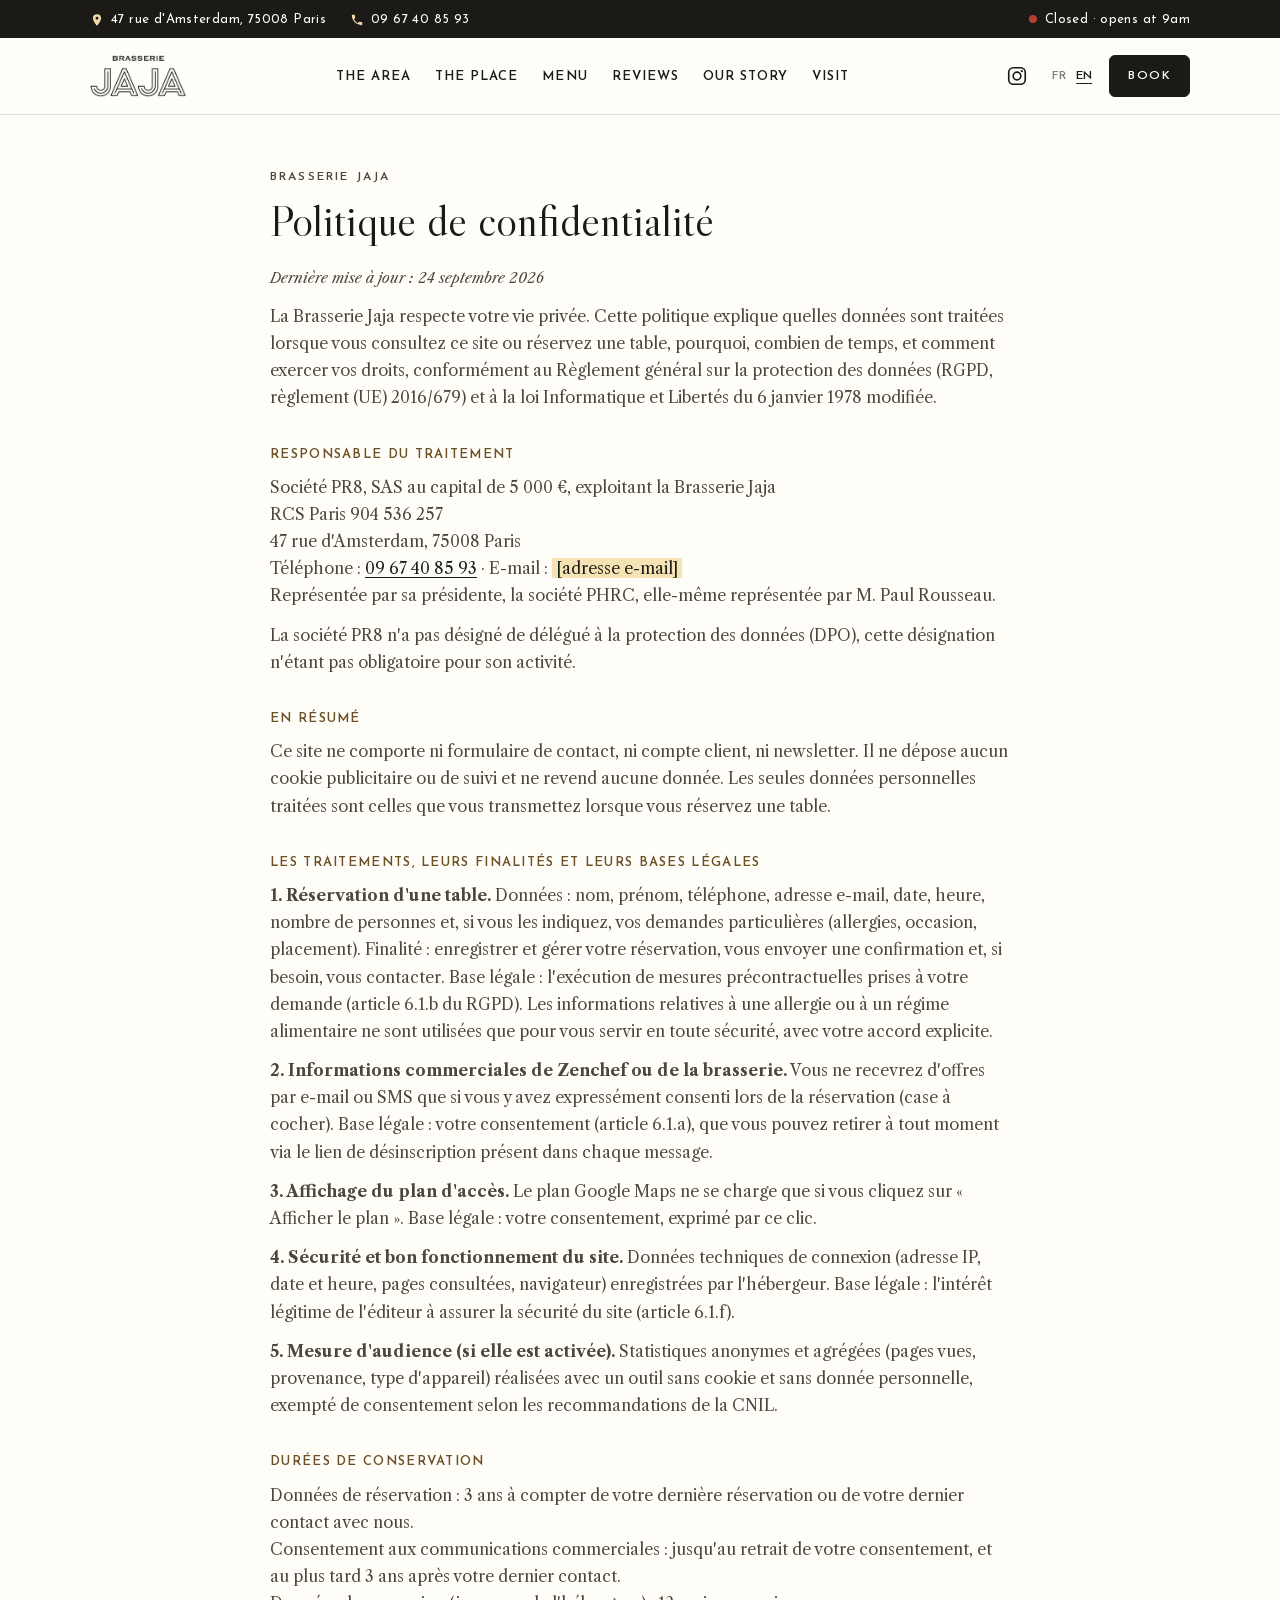
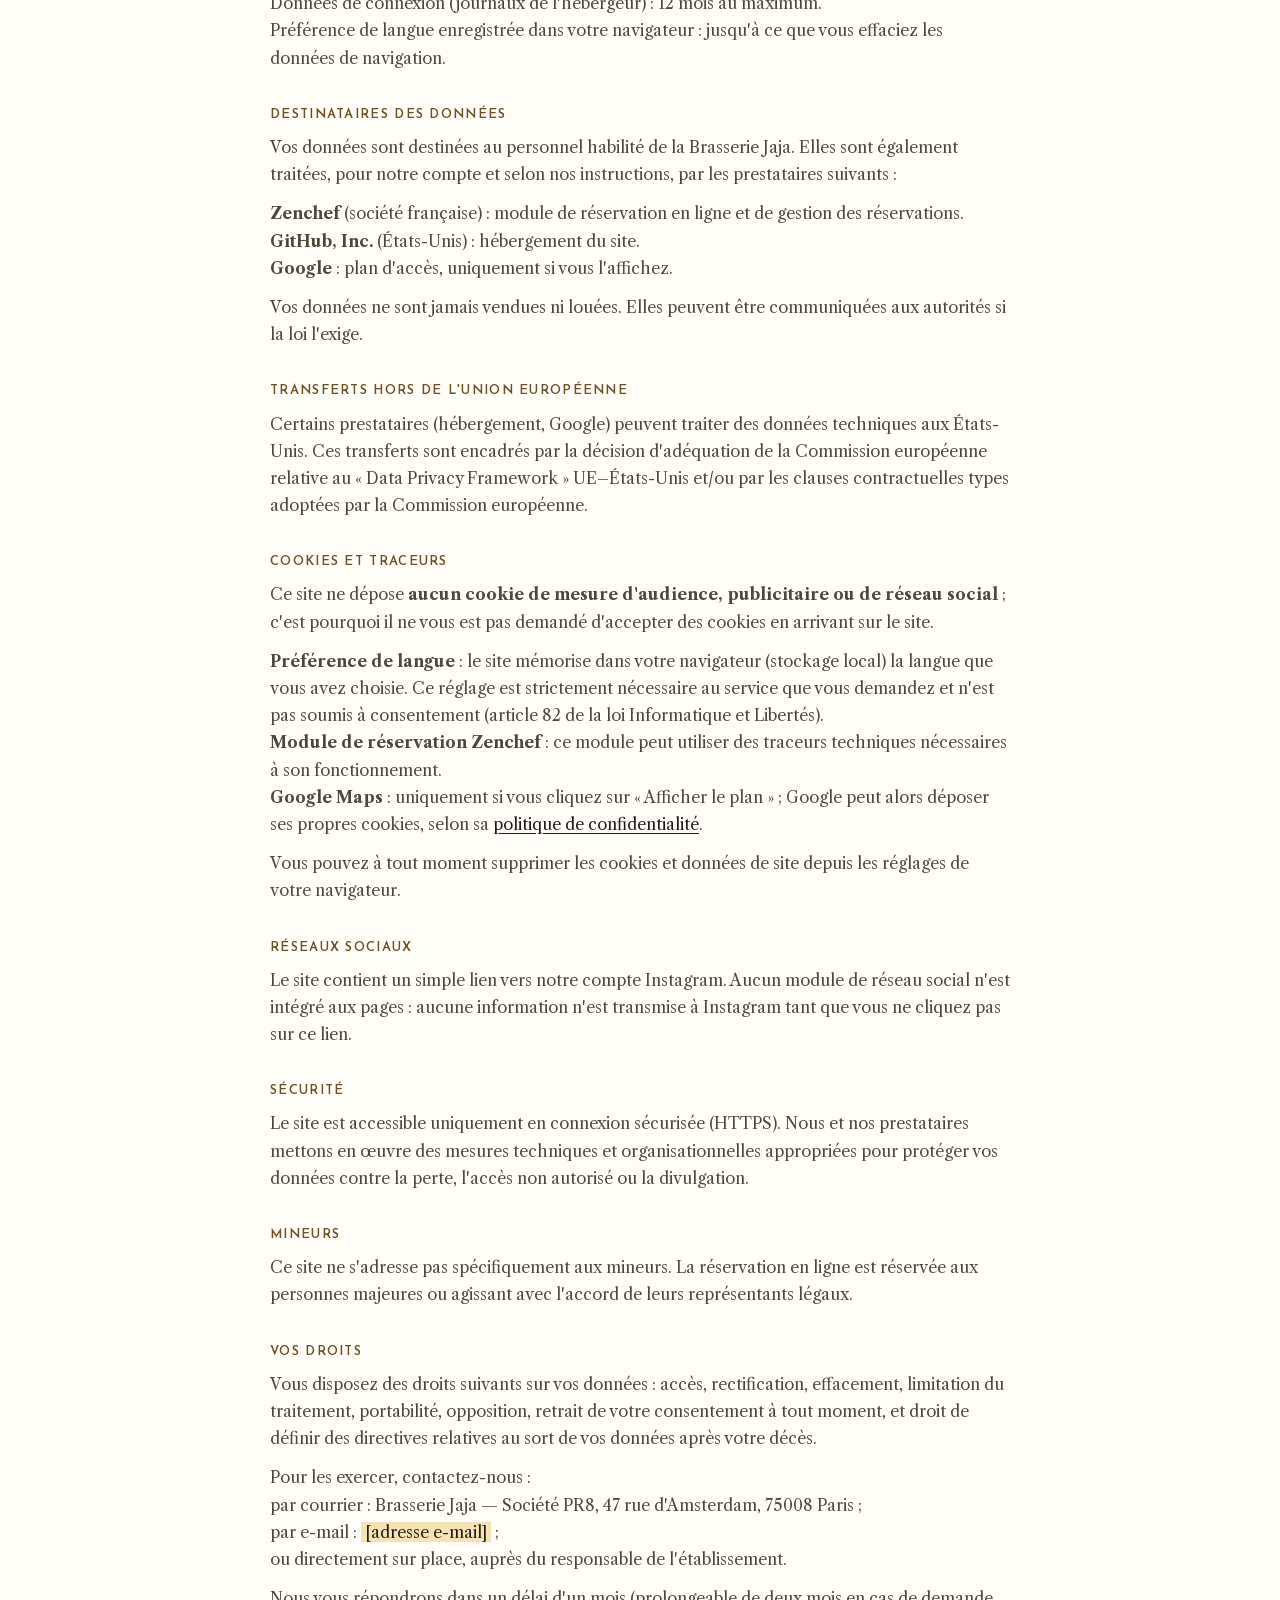
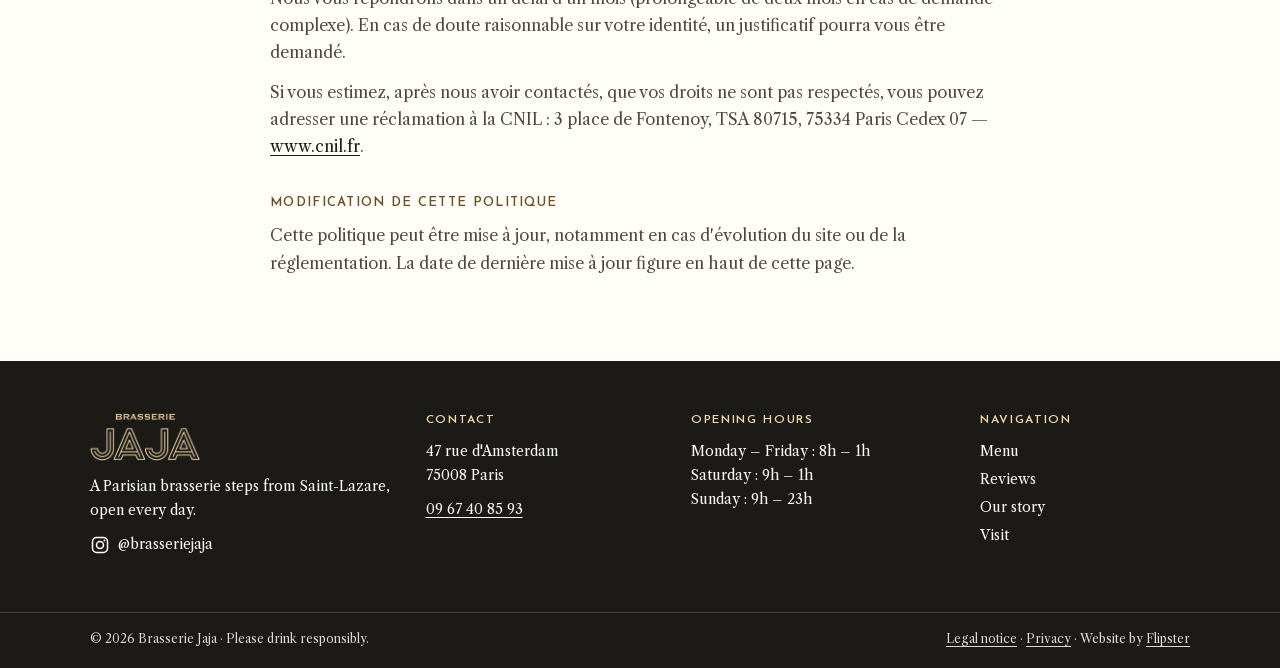
<file: confidentialite.html>
<!doctype html>
<html lang="fr">
<head>
  <meta charset="utf-8">
  <meta name="viewport" content="width=device-width, initial-scale=1">
  <!-- Version de validation : retirer cette ligne et robots.txt à la mise en ligne officielle -->
  <meta name="robots" content="noindex, nofollow">
  <title>Politique de confidentialité — Brasserie Jaja</title>
  <meta name="description" content="Politique de confidentialité et cookies du site de la Brasserie Jaja.">
  <link rel="canonical" href="https://louismaitjean-ops.github.io/brasserie-jaja/confidentialite.html">
  <meta name="theme-color" content="#F3D9A8">
  <link rel="icon" href="assets/img/favicon.png">
  <link rel="apple-touch-icon" href="assets/img/apple-touch-icon.png">
  <script>
    if(!matchMedia("(prefers-reduced-motion: reduce)").matches)document.documentElement.classList.add("motion");
    // Au rechargement : toujours revenir en haut de la page (et oublier l'ancre #section)
    if("scrollRestoration" in history)history.scrollRestoration="manual";
    (function(){var n=performance.getEntriesByType&&performance.getEntriesByType("navigation")[0];
      if(n&&n.type==="reload"){
        if(location.hash)history.replaceState(null,"",location.pathname+location.search);
        var top=function(){window.scrollTo(0,0);};
        top();document.addEventListener("DOMContentLoaded",top);
        window.addEventListener("load",function(){top();setTimeout(top,0);});
      }})();
  </script>
  <link rel="preload" href="assets/fonts/caslon-display.woff2" as="font" type="font/woff2" crossorigin>
  <link rel="preload" href="assets/fonts/josefin-sans.woff2" as="font" type="font/woff2" crossorigin>
  <link rel="stylesheet" href="assets/css/jaja.css?v=51">
</head>
<body>

<div class="topbar">
  <div class="wrap topbar__in">
    <a class="topbar__item topbar__addr" href="https://www.google.com/maps/dir/?api=1&amp;destination=Brasserie+Jaja+47+rue+d%27Amsterdam+75008+Paris" target="_blank" rel="noopener"><svg viewBox="0 0 24 24" width="14" height="14" aria-hidden="true"><path fill="currentColor" d="M12 2a7 7 0 0 0-7 7c0 5.2 7 13 7 13s7-7.8 7-13a7 7 0 0 0-7-7Zm0 9.5A2.5 2.5 0 1 1 12 6.5a2.5 2.5 0 0 1 0 5Z"/></svg>47 rue d'Amsterdam, 75008 Paris</a>
    <a class="topbar__item" href="tel:+33967408593"><svg viewBox="0 0 24 24" width="14" height="14" aria-hidden="true"><path fill="currentColor" d="M6.6 10.8a15 15 0 0 0 6.6 6.6l2.2-2.2c.3-.3.7-.4 1-.2 1.1.4 2.3.6 3.6.6.6 0 1 .4 1 1V20c0 .6-.4 1-1 1A17 17 0 0 1 3 4c0-.6.4-1 1-1h3.4c.6 0 1 .4 1 1 0 1.3.2 2.5.6 3.6.1.3 0 .7-.2 1z"/></svg>09 67 40 85 93</a>
    <span class="topbar__open quick__open" id="openNowTop"></span>
  </div>
</div>

<header class="nav" id="nav">
  <a class="nav__logo" href="index.html" aria-label="Brasserie Jaja, accueil">
    <img src="assets/img/logo-jaja-white.png" alt="Brasserie Jaja" class="logo-light" width="455" height="200">
    <img src="assets/img/logo-jaja-ink.png" alt="" class="logo-dark" width="455" height="200" aria-hidden="true">
  </a>
  <nav class="nav__links" id="navLinks" aria-label="Navigation principale">
    <a href="index.html#quartier" data-i18n="nav.quartier">Le quartier</a>
    <a href="index.html#maison" data-i18n="nav.maison">La maison</a>
    <a href="index.html#carte" data-i18n="nav.carte">La carte</a>
    <a href="index.html#avis" data-i18n="nav.avis">Avis</a>
    <a href="histoire.html" data-i18n="nav.histoire">Notre histoire</a>
    <a href="index.html#infos" data-i18n="nav.infos">Infos</a>
  </nav>
  <div class="nav__end">
    <a class="nav__insta" href="https://www.instagram.com/brasseriejaja/" target="_blank" rel="noopener" aria-label="Instagram @brasseriejaja"><svg viewBox="0 0 24 24" width="22" height="22" aria-hidden="true"><rect x="3" y="3" width="18" height="18" rx="5" fill="none" stroke="currentColor" stroke-width="1.8"/><circle cx="12" cy="12" r="4.2" fill="none" stroke="currentColor" stroke-width="1.8"/><circle cx="17.3" cy="6.7" r="1.2" fill="currentColor"/></svg></a>
    <div class="lang" role="group" aria-label="Langue">
      <button type="button" data-lang="fr" aria-pressed="true">FR</button>
      <button type="button" data-lang="en" aria-pressed="false">EN</button>
    </div>
    <button class="btn btn--red js-book" type="button" data-i18n="cta.book">Réserver</button>
    <button class="nav__burger" id="burger" type="button" aria-expanded="false" aria-controls="navLinks"><span></span><span></span><span class="sr" data-i18n="nav.menu">Menu</span></button>
  </div>
</header>

<main class="legal">
  <div class="wrap">
    <p class="eyebrow">Brasserie Jaja</p>
    <h1>Politique de confidentialité</h1>
    <p class="legal__date">Dernière mise à jour : 24 septembre 2026</p>

    <p>La Brasserie Jaja respecte votre vie privée. Cette politique explique quelles données sont traitées lorsque vous consultez ce site ou réservez une table, pourquoi, combien de temps, et comment exercer vos droits, conformément au Règlement général sur la protection des données (RGPD, règlement (UE) 2016/679) et à la loi Informatique et Libertés du 6 janvier 1978 modifiée.</p>

    <h2>Responsable du traitement</h2>
    <p>
      Société PR8, SAS au capital de 5 000 €, exploitant la Brasserie Jaja<br>
      RCS Paris 904 536 257<br>
      47 rue d'Amsterdam, 75008 Paris<br>
      Téléphone : <a href="tel:+33967408593">09 67 40 85 93</a> · E-mail : <mark>[adresse e-mail]</mark><br>
      Représentée par sa présidente, la société PHRC, elle-même représentée par M. Paul Rousseau.
    </p>
    <p>La société PR8 n'a pas désigné de délégué à la protection des données (DPO), cette désignation n'étant pas obligatoire pour son activité.</p>

    <h2>En résumé</h2>
    <p>Ce site ne comporte ni formulaire de contact, ni compte client, ni newsletter. Il ne dépose aucun cookie publicitaire ou de suivi et ne revend aucune donnée. Les seules données personnelles traitées sont celles que vous transmettez lorsque vous réservez une table.</p>

    <h2>Les traitements, leurs finalités et leurs bases légales</h2>
    <p><strong>1. Réservation d'une table.</strong> Données : nom, prénom, téléphone, adresse e-mail, date, heure, nombre de personnes et, si vous les indiquez, vos demandes particulières (allergies, occasion, placement). Finalité : enregistrer et gérer votre réservation, vous envoyer une confirmation et, si besoin, vous contacter. Base légale : l'exécution de mesures précontractuelles prises à votre demande (article 6.1.b du RGPD). Les informations relatives à une allergie ou à un régime alimentaire ne sont utilisées que pour vous servir en toute sécurité, avec votre accord explicite.</p>
    <p><strong>2. Informations commerciales de Zenchef ou de la brasserie.</strong> Vous ne recevrez d'offres par e-mail ou SMS que si vous y avez expressément consenti lors de la réservation (case à cocher). Base légale : votre consentement (article 6.1.a), que vous pouvez retirer à tout moment via le lien de désinscription présent dans chaque message.</p>
    <p><strong>3. Affichage du plan d'accès.</strong> Le plan Google Maps ne se charge que si vous cliquez sur « Afficher le plan ». Base légale : votre consentement, exprimé par ce clic.</p>
    <p><strong>4. Sécurité et bon fonctionnement du site.</strong> Données techniques de connexion (adresse IP, date et heure, pages consultées, navigateur) enregistrées par l'hébergeur. Base légale : l'intérêt légitime de l'éditeur à assurer la sécurité du site (article 6.1.f).</p>
    <p><strong>5. Mesure d'audience (si elle est activée).</strong> Statistiques anonymes et agrégées (pages vues, provenance, type d'appareil) réalisées avec un outil sans cookie et sans donnée personnelle, exempté de consentement selon les recommandations de la CNIL.</p>

    <h2>Durées de conservation</h2>
    <p>
      Données de réservation : 3 ans à compter de votre dernière réservation ou de votre dernier contact avec nous.<br>
      Consentement aux communications commerciales : jusqu'au retrait de votre consentement, et au plus tard 3 ans après votre dernier contact.<br>
      Données de connexion (journaux de l'hébergeur) : 12 mois au maximum.<br>
      Préférence de langue enregistrée dans votre navigateur : jusqu'à ce que vous effaciez les données de navigation.
    </p>

    <h2>Destinataires des données</h2>
    <p>Vos données sont destinées au personnel habilité de la Brasserie Jaja. Elles sont également traitées, pour notre compte et selon nos instructions, par les prestataires suivants :</p>
    <p>
      <strong>Zenchef</strong> (société française) : module de réservation en ligne et de gestion des réservations.<br>
      <strong>GitHub, Inc.</strong> (États-Unis) : hébergement du site.<br>
      <strong>Google</strong> : plan d'accès, uniquement si vous l'affichez.
    </p>
    <p>Vos données ne sont jamais vendues ni louées. Elles peuvent être communiquées aux autorités si la loi l'exige.</p>

    <h2>Transferts hors de l'Union européenne</h2>
    <p>Certains prestataires (hébergement, Google) peuvent traiter des données techniques aux États-Unis. Ces transferts sont encadrés par la décision d'adéquation de la Commission européenne relative au « Data Privacy Framework » UE–États-Unis et/ou par les clauses contractuelles types adoptées par la Commission européenne.</p>

    <h2>Cookies et traceurs</h2>
    <p>Ce site ne dépose <strong>aucun cookie de mesure d'audience, publicitaire ou de réseau social</strong> ; c'est pourquoi il ne vous est pas demandé d'accepter des cookies en arrivant sur le site.</p>
    <p>
      <strong>Préférence de langue</strong> : le site mémorise dans votre navigateur (stockage local) la langue que vous avez choisie. Ce réglage est strictement nécessaire au service que vous demandez et n'est pas soumis à consentement (article 82 de la loi Informatique et Libertés).<br>
      <strong>Module de réservation Zenchef</strong> : ce module peut utiliser des traceurs techniques nécessaires à son fonctionnement.<br>
      <strong>Google Maps</strong> : uniquement si vous cliquez sur « Afficher le plan » ; Google peut alors déposer ses propres cookies, selon sa <a href="https://policies.google.com/privacy?hl=fr" target="_blank" rel="noopener">politique de confidentialité</a>.
    </p>
    <p>Vous pouvez à tout moment supprimer les cookies et données de site depuis les réglages de votre navigateur.</p>

    <h2>Réseaux sociaux</h2>
    <p>Le site contient un simple lien vers notre compte Instagram. Aucun module de réseau social n'est intégré aux pages : aucune information n'est transmise à Instagram tant que vous ne cliquez pas sur ce lien.</p>

    <h2>Sécurité</h2>
    <p>Le site est accessible uniquement en connexion sécurisée (HTTPS). Nous et nos prestataires mettons en œuvre des mesures techniques et organisationnelles appropriées pour protéger vos données contre la perte, l'accès non autorisé ou la divulgation.</p>

    <h2>Mineurs</h2>
    <p>Ce site ne s'adresse pas spécifiquement aux mineurs. La réservation en ligne est réservée aux personnes majeures ou agissant avec l'accord de leurs représentants légaux.</p>

    <h2>Vos droits</h2>
    <p>Vous disposez des droits suivants sur vos données : accès, rectification, effacement, limitation du traitement, portabilité, opposition, retrait de votre consentement à tout moment, et droit de définir des directives relatives au sort de vos données après votre décès.</p>
    <p>Pour les exercer, contactez-nous :<br>
      par courrier : Brasserie Jaja — Société PR8, 47 rue d'Amsterdam, 75008 Paris ;<br>
      par e-mail : <mark>[adresse e-mail]</mark> ;<br>
      ou directement sur place, auprès du responsable de l'établissement.</p>
    <p>Nous vous répondrons dans un délai d'un mois (prolongeable de deux mois en cas de demande complexe). En cas de doute raisonnable sur votre identité, un justificatif pourra vous être demandé.</p>
    <p>Si vous estimez, après nous avoir contactés, que vos droits ne sont pas respectés, vous pouvez adresser une réclamation à la CNIL : 3 place de Fontenoy, TSA 80715, 75334 Paris Cedex 07 — <a href="https://www.cnil.fr/fr/plaintes" target="_blank" rel="noopener">www.cnil.fr</a>.</p>

    <h2>Modification de cette politique</h2>
    <p>Cette politique peut être mise à jour, notamment en cas d'évolution du site ou de la réglementation. La date de dernière mise à jour figure en haut de cette page.</p>
  </div>
</main>
</main>

<footer class="footer">
  <div class="wrap footer__grid">
    <div>
      <img src="assets/img/logo-jaja-sand.png" alt="Brasserie Jaja" class="footer__logo" width="455" height="200" loading="lazy">
      <p data-i18n="footer.about">Brasserie parisienne à deux pas de Saint-Lazare, ouverte tous les jours.</p>
      <p><a class="footer__insta" href="https://www.instagram.com/brasseriejaja/" target="_blank" rel="noopener"><svg viewBox="0 0 24 24" width="20" height="20" aria-hidden="true"><rect x="3" y="3" width="18" height="18" rx="5" fill="none" stroke="currentColor" stroke-width="1.8"/><circle cx="12" cy="12" r="4.2" fill="none" stroke="currentColor" stroke-width="1.8"/><circle cx="17.3" cy="6.7" r="1.2" fill="currentColor"/></svg><span>@brasseriejaja</span></a></p>
    </div>
    <div>
      <h2 class="footer__h" data-i18n="footer.contact">Contact</h2>
      <p>47 rue d'Amsterdam<br>75008 Paris</p>
      <p><a href="tel:+33967408593">09 67 40 85 93</a></p>
    </div>
    <div>
      <h2 class="footer__h" data-i18n="footer.hours">Horaires</h2>
      <p><span data-i18n="infos.d1">Lundi – vendredi</span> : 8h – 1h<br><span data-i18n="infos.d2">Samedi</span> : 9h – 1h<br><span data-i18n="infos.d3">Dimanche</span> : 9h – 23h</p>
    </div>
    <div>
      <h2 class="footer__h" data-i18n="footer.nav">Navigation</h2>
      <ul class="footer__links">
        <li><a href="index.html#carte" data-i18n="nav.carte">La carte</a></li>
        <li><a href="index.html#avis" data-i18n="nav.avis">Avis</a></li>
        <li><a href="histoire.html" data-i18n="nav.histoire">Notre histoire</a></li>
        <li><a href="index.html#infos" data-i18n="nav.infos">Infos</a></li>
      </ul>
    </div>
  </div>
  <div class="footer__bottom">
    <div class="wrap footer__bottom-in">
      <p>© <span id="year">2026</span> Brasserie Jaja · <span data-i18n="footer.alcohol">L'abus d'alcool est dangereux pour la santé, à consommer avec modération.</span></p>
      <p><a href="mentions-legales.html" data-i18n="footer.legal">Mentions légales</a> · <a href="confidentialite.html" data-i18n="footer.privacy">Confidentialité</a> · <span data-i18n="footer.by">Site réalisé par</span> <a href="https://www.flipster.agency" target="_blank" rel="noopener">Flipster</a></p>
    </div>
  </div>
</footer>


<script src="assets/js/config.js?v=51"></script>
<script src="assets/js/i18n.js?v=51"></script>
<script src="assets/js/motion.js?v=51"></script>
<script src="assets/js/main.js?v=51"></script>
</body>
</html>
</file>
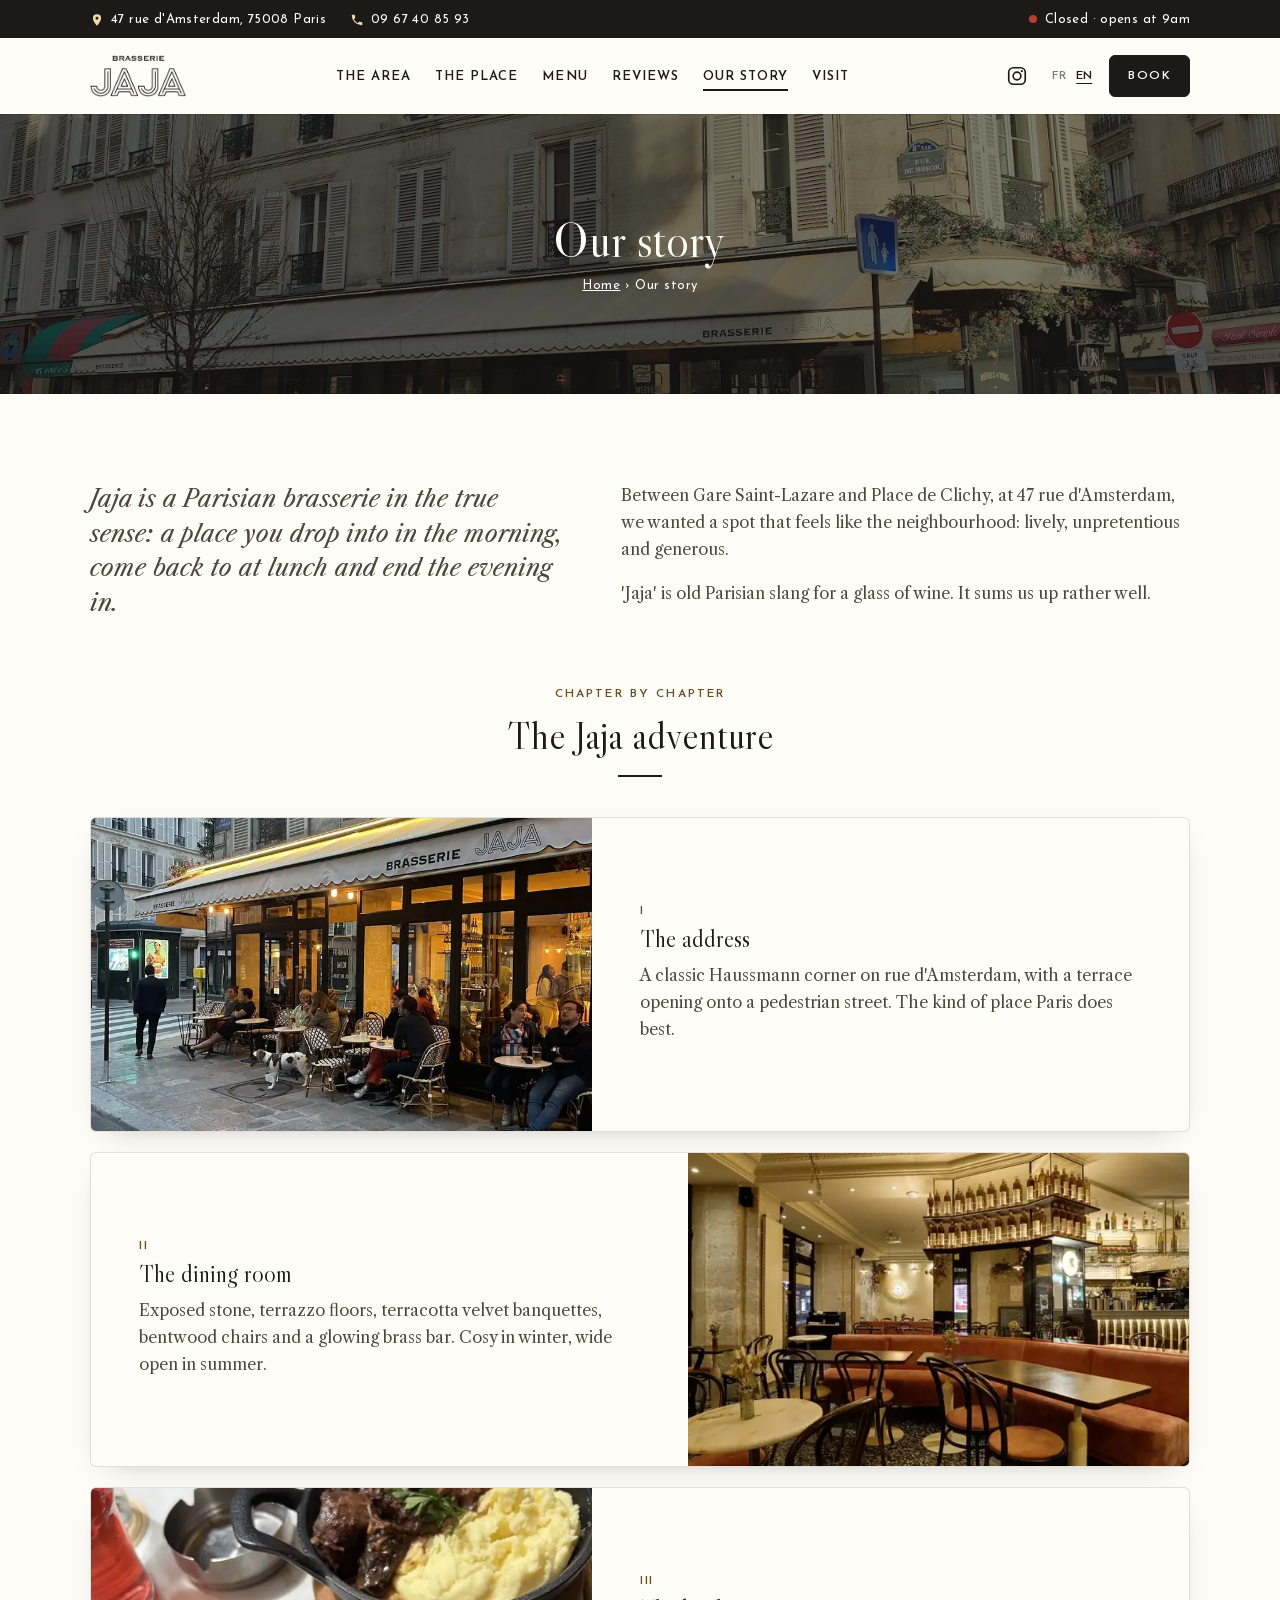
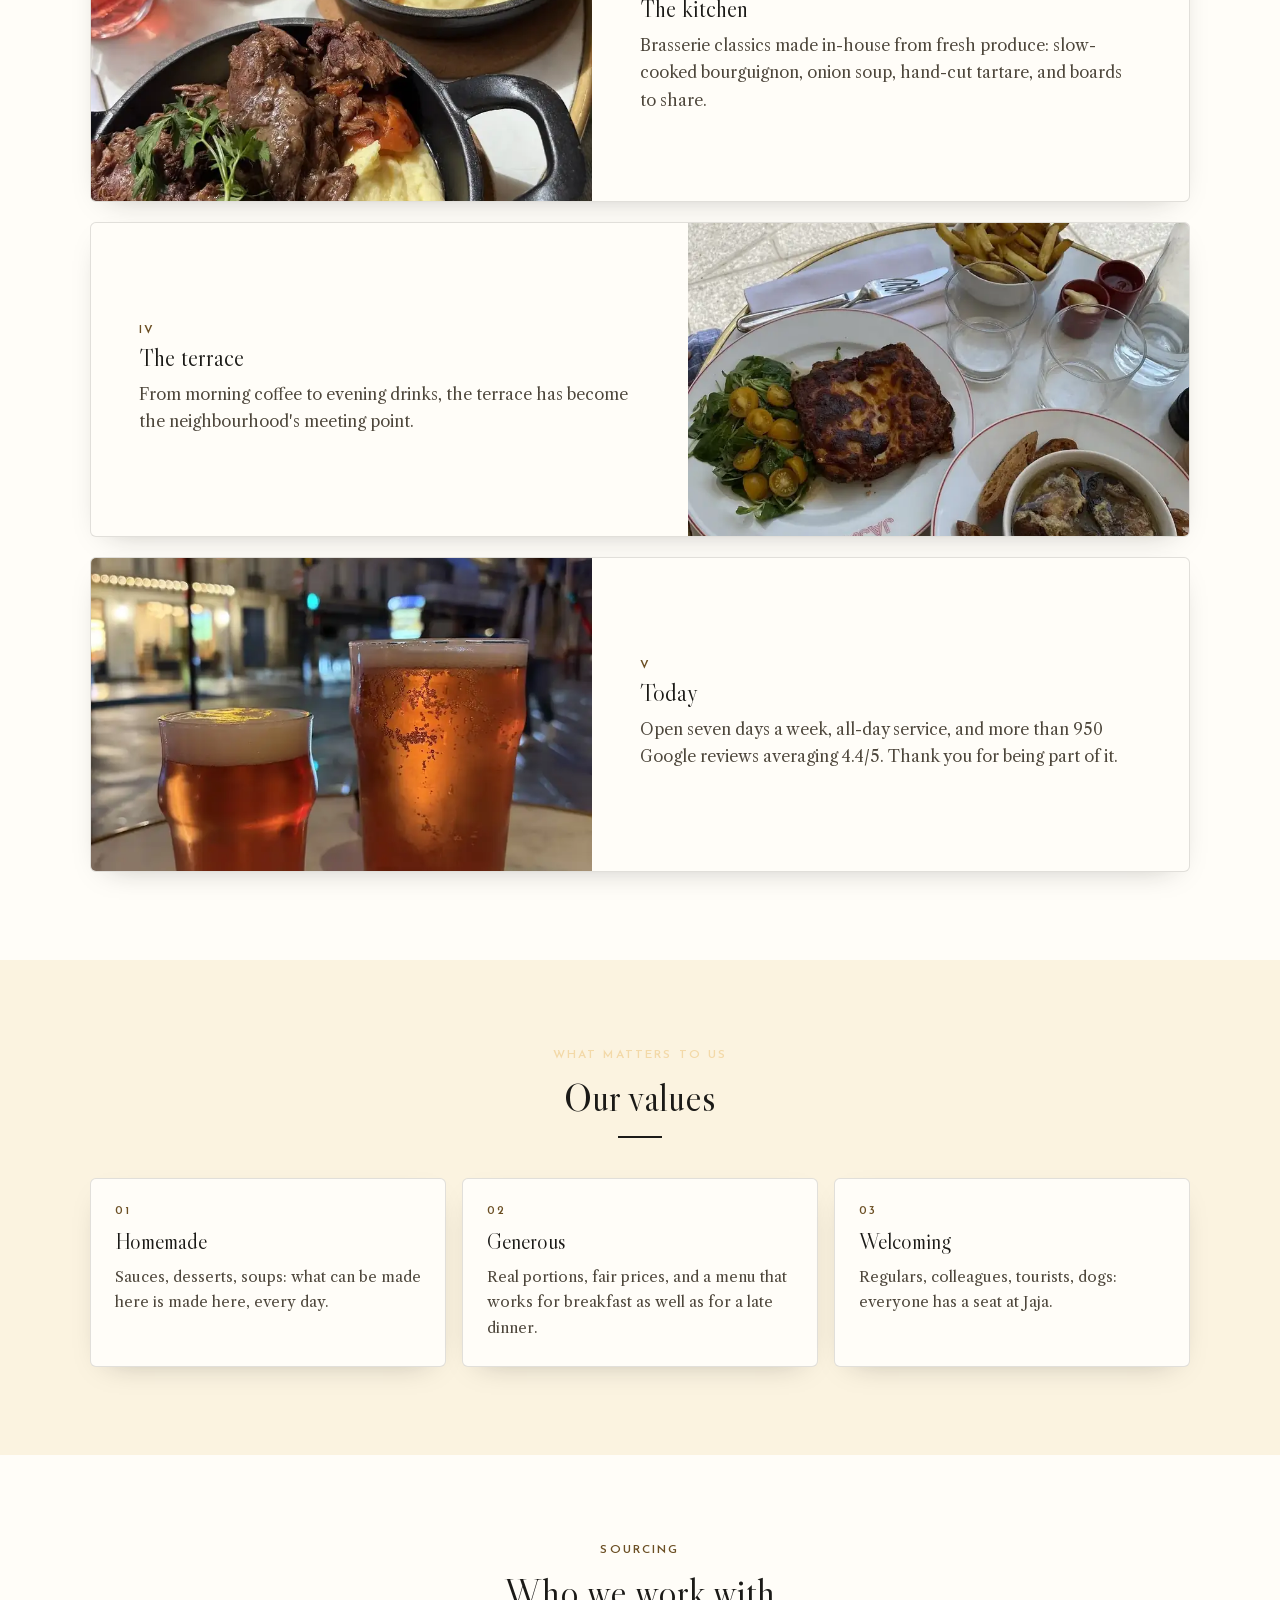
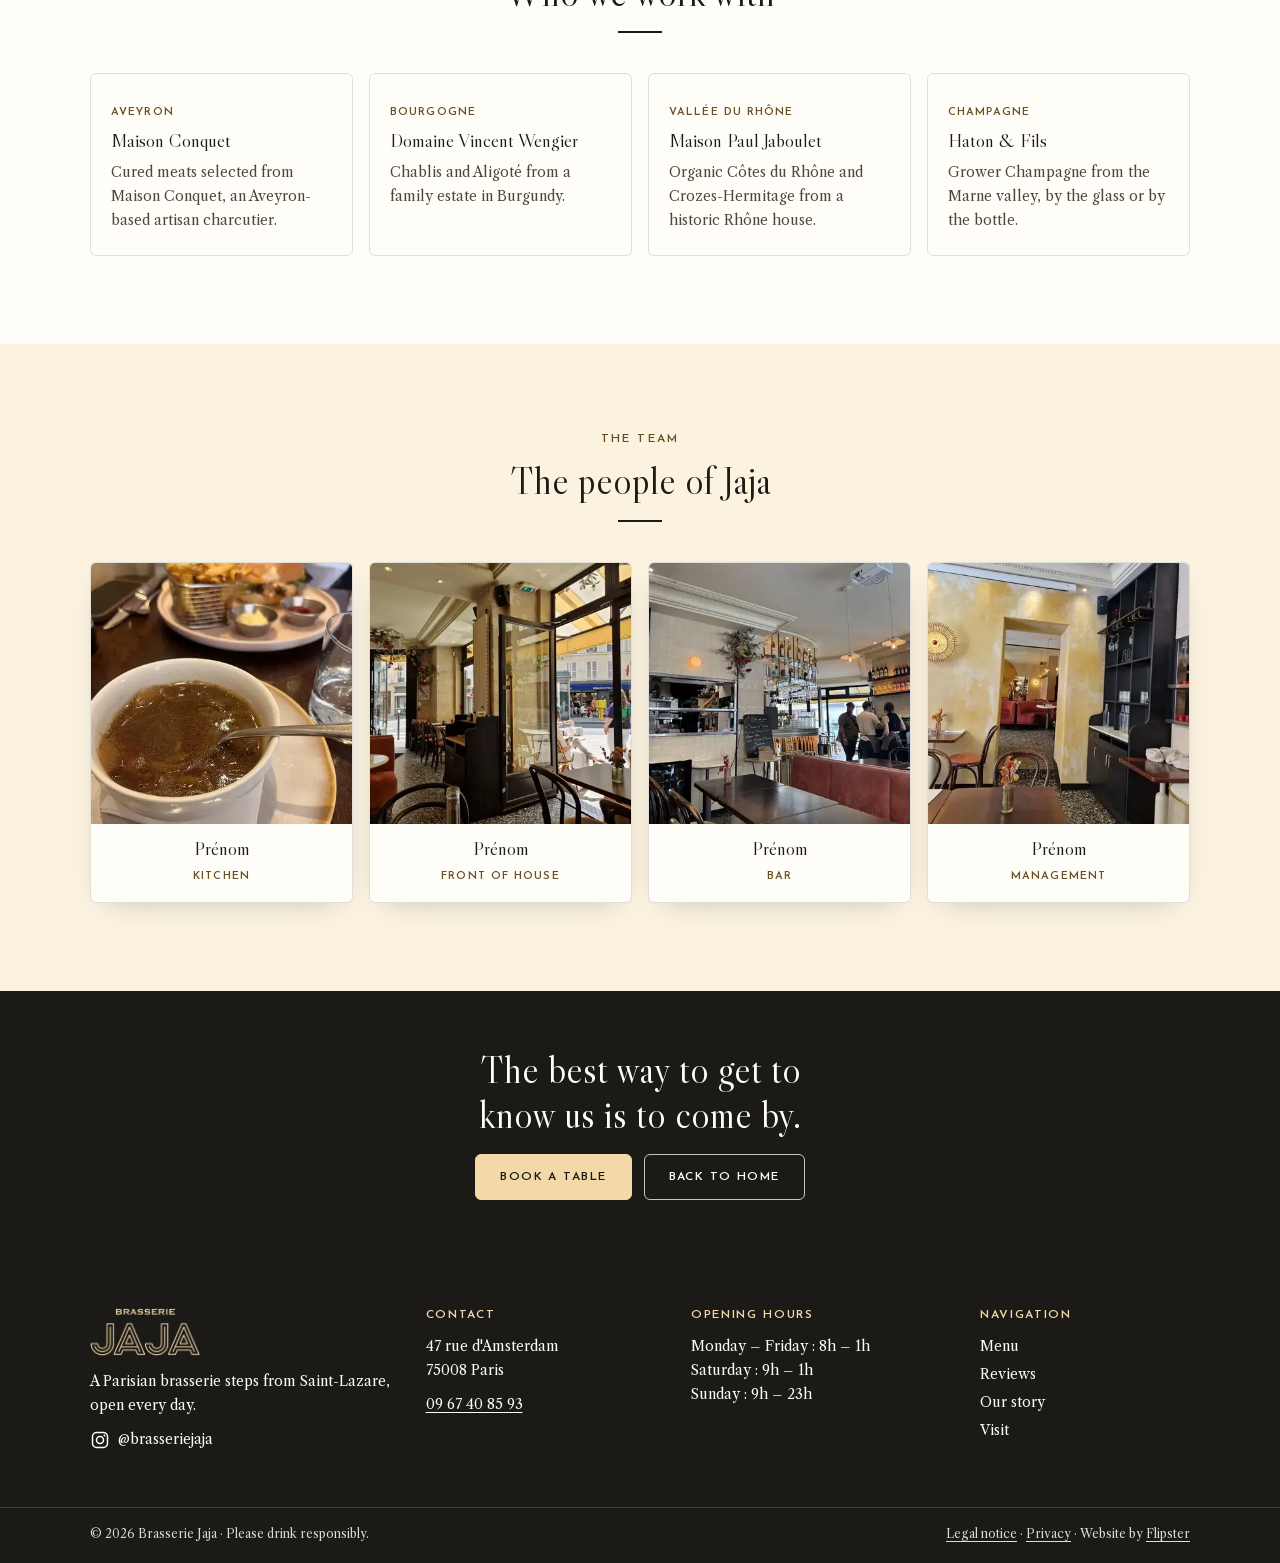
<file: histoire.html>
<!doctype html>
<html lang="fr">
<head>
  <meta charset="utf-8">
  <meta name="viewport" content="width=device-width, initial-scale=1">
  <!-- Version de validation : retirer cette ligne et robots.txt à la mise en ligne officielle -->
  <meta name="robots" content="noindex, nofollow">
  <title>Notre histoire · Brasserie Jaja, restaurant à Saint-Lazare, Paris 8e</title>
  <meta name="description" content="L'histoire de la Brasserie Jaja, brasserie parisienne au 47 rue d'Amsterdam, à deux pas de la gare Saint-Lazare : la salle, la terrasse, la cuisine maison, nos producteurs et l'équipe.">
  <link rel="alternate" hreflang="fr" href="https://louismaitjean-ops.github.io/brasserie-jaja/histoire.html">
  <link rel="alternate" hreflang="en" href="https://louismaitjean-ops.github.io/brasserie-jaja/histoire.html?lang=en">
  <link rel="canonical" href="https://louismaitjean-ops.github.io/brasserie-jaja/histoire.html">
  <meta property="og:type" content="restaurant">
  <meta property="og:site_name" content="Brasserie Jaja">
  <meta property="og:locale" content="fr_FR">
  <meta property="og:url" content="https://louismaitjean-ops.github.io/brasserie-jaja/histoire.html">
  <meta property="og:title" content="Notre histoire — Brasserie Jaja">
  <meta property="og:description" content="La salle, la cuisine maison, nos valeurs, nos producteurs et l'équipe de la Brasserie Jaja.">
  <meta property="og:image" content="https://louismaitjean-ops.github.io/brasserie-jaja/assets/img/salle-bar.jpg">
  <meta property="og:image:width" content="1400">
  <meta property="og:image:height" content="700">
  <meta name="twitter:card" content="summary_large_image">
  <meta name="theme-color" content="#F3D9A8">
  <link rel="icon" href="assets/img/favicon.png">
  <link rel="apple-touch-icon" href="assets/img/apple-touch-icon.png">
  <script>
    if(!matchMedia("(prefers-reduced-motion: reduce)").matches)document.documentElement.classList.add("motion");
    // Au rechargement : toujours revenir en haut de la page (et oublier l'ancre #section)
    if("scrollRestoration" in history)history.scrollRestoration="manual";
    (function(){var n=performance.getEntriesByType&&performance.getEntriesByType("navigation")[0];
      if(n&&n.type==="reload"){
        if(location.hash)history.replaceState(null,"",location.pathname+location.search);
        var top=function(){window.scrollTo(0,0);};
        top();document.addEventListener("DOMContentLoaded",top);
        window.addEventListener("load",function(){top();setTimeout(top,0);});
      }})();
  </script>
  <link rel="preload" href="assets/fonts/caslon-display.woff2" as="font" type="font/woff2" crossorigin>
  <link rel="preload" href="assets/fonts/josefin-sans.woff2" as="font" type="font/woff2" crossorigin>
  <link rel="stylesheet" href="assets/css/jaja.css?v=51">
</head>
<body>

<div class="topbar">
  <div class="wrap topbar__in">
    <a class="topbar__item topbar__addr" href="https://www.google.com/maps/dir/?api=1&amp;destination=Brasserie+Jaja+47+rue+d%27Amsterdam+75008+Paris" target="_blank" rel="noopener"><svg viewBox="0 0 24 24" width="14" height="14" aria-hidden="true"><path fill="currentColor" d="M12 2a7 7 0 0 0-7 7c0 5.2 7 13 7 13s7-7.8 7-13a7 7 0 0 0-7-7Zm0 9.5A2.5 2.5 0 1 1 12 6.5a2.5 2.5 0 0 1 0 5Z"/></svg>47 rue d'Amsterdam, 75008 Paris</a>
    <a class="topbar__item" href="tel:+33967408593"><svg viewBox="0 0 24 24" width="14" height="14" aria-hidden="true"><path fill="currentColor" d="M6.6 10.8a15 15 0 0 0 6.6 6.6l2.2-2.2c.3-.3.7-.4 1-.2 1.1.4 2.3.6 3.6.6.6 0 1 .4 1 1V20c0 .6-.4 1-1 1A17 17 0 0 1 3 4c0-.6.4-1 1-1h3.4c.6 0 1 .4 1 1 0 1.3.2 2.5.6 3.6.1.3 0 .7-.2 1z"/></svg>09 67 40 85 93</a>
    <span class="topbar__open quick__open" id="openNowTop"></span>
  </div>
</div>

<header class="nav" id="nav">
  <a class="nav__logo" href="index.html" aria-label="Brasserie Jaja, accueil">
    <img src="assets/img/logo-jaja-white.png" alt="Brasserie Jaja" class="logo-light" width="455" height="200">
    <img src="assets/img/logo-jaja-ink.png" alt="" class="logo-dark" width="455" height="200" aria-hidden="true">
  </a>
  <nav class="nav__links" id="navLinks" aria-label="Navigation principale">
    <a href="index.html#quartier" data-i18n="nav.quartier">Le quartier</a>
    <a href="index.html#maison" data-i18n="nav.maison">La maison</a>
    <a href="index.html#carte" data-i18n="nav.carte">La carte</a>
    <a href="index.html#avis" data-i18n="nav.avis">Avis</a>
    <a href="histoire.html" data-i18n="nav.histoire" aria-current="page">Notre histoire</a>
    <a href="index.html#infos" data-i18n="nav.infos">Infos</a>
  </nav>
  <div class="nav__end">
    <a class="nav__insta" href="https://www.instagram.com/brasseriejaja/" target="_blank" rel="noopener" aria-label="Instagram @brasseriejaja"><svg viewBox="0 0 24 24" width="22" height="22" aria-hidden="true"><rect x="3" y="3" width="18" height="18" rx="5" fill="none" stroke="currentColor" stroke-width="1.8"/><circle cx="12" cy="12" r="4.2" fill="none" stroke="currentColor" stroke-width="1.8"/><circle cx="17.3" cy="6.7" r="1.2" fill="currentColor"/></svg></a>
    <div class="lang" role="group" aria-label="Langue">
      <button type="button" data-lang="fr" aria-pressed="true">FR</button>
      <button type="button" data-lang="en" aria-pressed="false">EN</button>
    </div>
    <button class="btn btn--red js-book" type="button" data-i18n="cta.book">Réserver</button>
    <button class="nav__burger" id="burger" type="button" aria-expanded="false" aria-controls="navLinks"><span></span><span></span><span class="sr" data-i18n="nav.menu">Menu</span></button>
  </div>
</header>

<main>
  <section class="page-hero">
    <img width="1600" height="901" srcset="assets/img/rue-terrasse-400.webp 400w, assets/img/rue-terrasse-800.webp 800w, assets/img/rue-terrasse.webp 1600w" sizes="100vw" src="assets/img/rue-terrasse.webp" alt="La Brasserie Jaja à l'angle de la rue d'Amsterdam" fetchpriority="high">
    <div class="wrap">
      <h1 data-i18n="h.title">Notre histoire</h1>
      <p class="crumb"><a href="index.html" data-i18n="crumb.home">Accueil</a> <span aria-hidden="true">›</span> <span data-i18n="h.title">Notre histoire</span></p>
    </div>
  </section>

  <section class="story-intro">
    <div class="wrap">
      <p class="lead" data-i18n="h.lead">Le Jaja, c'est une brasserie parisienne au sens premier : un endroit où l'on passe le matin, où l'on revient à midi et où l'on finit la soirée.</p>
      <div>
        <p data-i18n="h.p1">Entre la gare Saint-Lazare et la place de Clichy, au 47 rue d'Amsterdam, nous voulions un lieu qui ressemble au quartier : vivant, sans chichis et généreux.</p>
        <p data-i18n="h.p2">« Jaja », c'est le vieil argot parisien pour un verre de vin. Ça nous résume assez bien.</p>
      </div>
    </div>
  </section>

  <section class="timeline">
    <div class="wrap">
      <div class="section-head section-head--center">
        <p class="eyebrow" data-i18n="h.tlEyebrow">Chapitre par chapitre</p>
        <h2 class="h2" data-i18n="h.tlTitle">L'aventure Jaja</h2>
      </div>
      <ol>
        <li class="tl">
          <figure><img width="1200" height="1600" srcset="assets/img/facade-soir-400.webp 400w, assets/img/facade-soir-800.webp 800w, assets/img/facade-soir.webp 1200w" sizes="(max-width: 700px) 90vw, 40vw" src="assets/img/facade-soir.webp" alt="La façade de la brasserie" loading="lazy"></figure>
          <div><span class="tl__num">I</span><h3 data-i18n="h.t1">L'adresse</h3><p data-i18n="h.t1p">Un angle haussmannien de la rue d'Amsterdam, avec une terrasse qui s'ouvre sur une rue piétonne. Le genre d'endroit que Paris fait mieux que personne.</p></div>
        </li>
        <li class="tl">
          <figure><img width="1400" height="700" srcset="assets/img/salle-bar-400.webp 400w, assets/img/salle-bar-800.webp 800w, assets/img/salle-bar.webp 1400w" sizes="(max-width: 700px) 90vw, 40vw" src="assets/img/salle-bar.webp" alt="La salle et le bar" loading="lazy"></figure>
          <div><span class="tl__num">II</span><h3 data-i18n="h.t2">La salle</h3><p data-i18n="h.t2p">Pierre apparente, sol en terrazzo, banquettes en velours terracotta, chaises bistrot et un bar en laiton qui s'allume à la tombée du jour. Cosy l'hiver, grande ouverte l'été.</p></div>
        </li>
        <li class="tl">
          <figure><img width="1200" height="1600" srcset="assets/img/boeuf-bourguignon-400.webp 400w, assets/img/boeuf-bourguignon-800.webp 800w, assets/img/boeuf-bourguignon.webp 1200w" sizes="(max-width: 700px) 90vw, 40vw" src="assets/img/boeuf-bourguignon.webp" alt="Bœuf bourguignon maison" loading="lazy"></figure>
          <div><span class="tl__num">III</span><h3 data-i18n="h.t3">La cuisine</h3><p data-i18n="h.t3p">Des classiques de brasserie faits maison avec des produits frais : bourguignon mijoté, soupe à l'oignon, tartare au couteau et planches à partager.</p></div>
        </li>
        <li class="tl">
          <figure><img width="1200" height="1600" srcset="assets/img/terrasse-plats-400.webp 400w, assets/img/terrasse-plats-800.webp 800w, assets/img/terrasse-plats.webp 1200w" sizes="(max-width: 700px) 90vw, 40vw" src="assets/img/terrasse-plats.webp" alt="Déjeuner en terrasse" loading="lazy"></figure>
          <div><span class="tl__num">IV</span><h3 data-i18n="h.t4">La terrasse</h3><p data-i18n="h.t4p">Du café du matin à l'apéro du soir, la terrasse est devenue le point de rendez-vous du quartier.</p></div>
        </li>
        <li class="tl">
          <figure><img width="1200" height="1600" srcset="assets/img/bieres-terrasse-400.webp 400w, assets/img/bieres-terrasse-800.webp 800w, assets/img/bieres-terrasse.webp 1200w" sizes="(max-width: 700px) 90vw, 40vw" src="assets/img/bieres-terrasse.webp" alt="Un verre en terrasse le soir" loading="lazy"></figure>
          <div><span class="tl__num">V</span><h3 data-i18n="h.t5">Aujourd'hui</h3><p data-i18n="h.t5p">Ouverts 7 jours sur 7, en service continu, et plus de 950 avis Google pour une moyenne de 4,4/5. Merci d'en faire partie.</p></div>
        </li>
      </ol>
    </div>
  </section>

  <section class="valeurs">
    <div class="wrap">
      <div class="section-head">
        <p class="eyebrow eyebrow--light" data-i18n="h.vEyebrow">Ce qui compte pour nous</p>
        <h2 class="h2" data-i18n="h.vTitle">Nos valeurs</h2>
      </div>
      <div class="valeurs__grid">
        <div class="valeur"><span class="valeur__n">01</span><h3 data-i18n="h.v1">Fait maison</h3><p data-i18n="h.v1p">Sauces, desserts, soupes : ce qui peut être fait ici est fait ici, tous les jours.</p></div>
        <div class="valeur"><span class="valeur__n">02</span><h3 data-i18n="h.v2">Généreux</h3><p data-i18n="h.v2p">De vraies assiettes, des prix justes, et une carte qui marche aussi bien au petit déjeuner qu'au dîner tardif.</p></div>
        <div class="valeur"><span class="valeur__n">03</span><h3 data-i18n="h.v3">Accueillant</h3><p data-i18n="h.v3p">Habitués, collègues, touristes, chiens : tout le monde a sa place au Jaja.</p></div>
      </div>
    </div>
  </section>

  <section class="sourcing">
    <div class="wrap">
      <div class="section-head">
        <p class="eyebrow" data-i18n="h.sEyebrow">Sourcing</p>
        <h2 class="h2" data-i18n="h.sTitle">Avec qui nous travaillons</h2>
      </div>
      <div class="sourcing__grid">
        <div class="source"><span>Aveyron</span><h3>Maison Conquet</h3><p data-i18n="h.s1">La charcuterie de nos planches, sélectionnée chez ce charcutier artisan de l'Aveyron.</p></div>
        <div class="source"><span>Bourgogne</span><h3>Domaine Vincent Wengier</h3><p data-i18n="h.s2">Petit Chablis et Aligoté d'un domaine familial bourguignon.</p></div>
        <div class="source"><span>Vallée du Rhône</span><h3>Maison Paul Jaboulet</h3><p data-i18n="h.s3">Côtes du Rhône bio et Crozes-Hermitage d'une maison historique du Rhône.</p></div>
        <div class="source"><span>Champagne</span><h3>Haton &amp; Fils</h3><p data-i18n="h.s4">Un champagne de vigneron de la vallée de la Marne, au verre ou à la bouteille.</p></div>
      </div>
    </div>
  </section>

  <section class="equipe">
    <div class="wrap">
      <div class="section-head">
        <p class="eyebrow" data-i18n="h.eEyebrow">L'équipe</p>
        <h2 class="h2" data-i18n="h.eTitle">Ceux qui font le Jaja</h2>
      </div>
      <!-- Remplacer photos et prénoms par ceux de l'équipe -->
      <div class="equipe__grid">
        <figure class="membre"><div class="membre__photo"><img width="1200" height="1600" srcset="assets/img/soupe-oignon-400.webp 400w, assets/img/soupe-oignon-800.webp 800w, assets/img/soupe-oignon.webp 1200w" sizes="(max-width: 900px) 46vw, 24vw" src="assets/img/soupe-oignon.webp" alt="" loading="lazy"></div><figcaption><strong>Prénom</strong><span data-i18n="h.e1">En cuisine</span></figcaption></figure>
        <figure class="membre"><div class="membre__photo"><img width="1200" height="1600" srcset="assets/img/salle-entree-400.webp 400w, assets/img/salle-entree-800.webp 800w, assets/img/salle-entree.webp 1200w" sizes="(max-width: 900px) 46vw, 24vw" src="assets/img/salle-entree.webp" alt="" loading="lazy"></div><figcaption><strong>Prénom</strong><span data-i18n="h.e2">En salle</span></figcaption></figure>
        <figure class="membre"><div class="membre__photo"><img width="1200" height="1600" srcset="assets/img/salle-comptoir-400.webp 400w, assets/img/salle-comptoir-800.webp 800w, assets/img/salle-comptoir.webp 1200w" sizes="(max-width: 900px) 46vw, 24vw" src="assets/img/salle-comptoir.webp" alt="" loading="lazy"></div><figcaption><strong>Prénom</strong><span data-i18n="h.e3">Au bar</span></figcaption></figure>
        <figure class="membre"><div class="membre__photo"><img width="1200" height="1600" srcset="assets/img/salle-miroir-400.webp 400w, assets/img/salle-miroir-800.webp 800w, assets/img/salle-miroir.webp 1200w" sizes="(max-width: 900px) 46vw, 24vw" src="assets/img/salle-miroir.webp" alt="" loading="lazy"></div><figcaption><strong>Prénom</strong><span data-i18n="h.e4">Direction</span></figcaption></figure>
      </div>
    </div>
  </section>

  <section class="cta-band">
    <div class="wrap">
      <h2 class="h2" data-i18n="h.ctaTitle">Le mieux pour nous connaître, c'est de passer.</h2>
      <div class="hero__cta">
        <button class="btn btn--red js-book" type="button" data-i18n="cta.bookTable">Réserver une table</button>
        <a class="btn btn--ghost" href="index.html" data-i18n="h.back">Retour à l'accueil</a>
      </div>
    </div>
  </section>
</main>

<footer class="footer">
  <div class="wrap footer__grid">
    <div>
      <img src="assets/img/logo-jaja-sand.png" alt="Brasserie Jaja" class="footer__logo" width="455" height="200" loading="lazy">
      <p data-i18n="footer.about">Brasserie parisienne à deux pas de Saint-Lazare, ouverte tous les jours.</p>
      <p><a class="footer__insta" href="https://www.instagram.com/brasseriejaja/" target="_blank" rel="noopener"><svg viewBox="0 0 24 24" width="20" height="20" aria-hidden="true"><rect x="3" y="3" width="18" height="18" rx="5" fill="none" stroke="currentColor" stroke-width="1.8"/><circle cx="12" cy="12" r="4.2" fill="none" stroke="currentColor" stroke-width="1.8"/><circle cx="17.3" cy="6.7" r="1.2" fill="currentColor"/></svg><span>@brasseriejaja</span></a></p>
    </div>
    <div>
      <h2 class="footer__h" data-i18n="footer.contact">Contact</h2>
      <p>47 rue d'Amsterdam<br>75008 Paris</p>
      <p><a href="tel:+33967408593">09 67 40 85 93</a></p>
    </div>
    <div>
      <h2 class="footer__h" data-i18n="footer.hours">Horaires</h2>
      <p><span data-i18n="infos.d1">Lundi – vendredi</span> : 8h – 1h<br><span data-i18n="infos.d2">Samedi</span> : 9h – 1h<br><span data-i18n="infos.d3">Dimanche</span> : 9h – 23h</p>
    </div>
    <div>
      <h2 class="footer__h" data-i18n="footer.nav">Navigation</h2>
      <ul class="footer__links">
        <li><a href="index.html#carte" data-i18n="nav.carte">La carte</a></li>
        <li><a href="index.html#avis" data-i18n="nav.avis">Avis</a></li>
        <li><a href="histoire.html" data-i18n="nav.histoire">Notre histoire</a></li>
        <li><a href="index.html#infos" data-i18n="nav.infos">Infos</a></li>
      </ul>
    </div>
  </div>
  <div class="footer__bottom">
    <div class="wrap footer__bottom-in">
      <p>© <span id="year">2026</span> Brasserie Jaja · <span data-i18n="footer.alcohol">L'abus d'alcool est dangereux pour la santé, à consommer avec modération.</span></p>
      <p><a href="mentions-legales.html" data-i18n="footer.legal">Mentions légales</a> · <a href="confidentialite.html" data-i18n="footer.privacy">Confidentialité</a> · <span data-i18n="footer.by">Site réalisé par</span> <a href="https://www.flipster.agency" target="_blank" rel="noopener">Flipster</a></p>
    </div>
  </div>
</footer>


<script src="assets/js/config.js?v=51"></script>
<script src="assets/js/i18n.js?v=51"></script>
<script src="assets/js/motion.js?v=51"></script>
<script src="assets/js/main.js?v=51"></script>
</body>
</html>
</file>
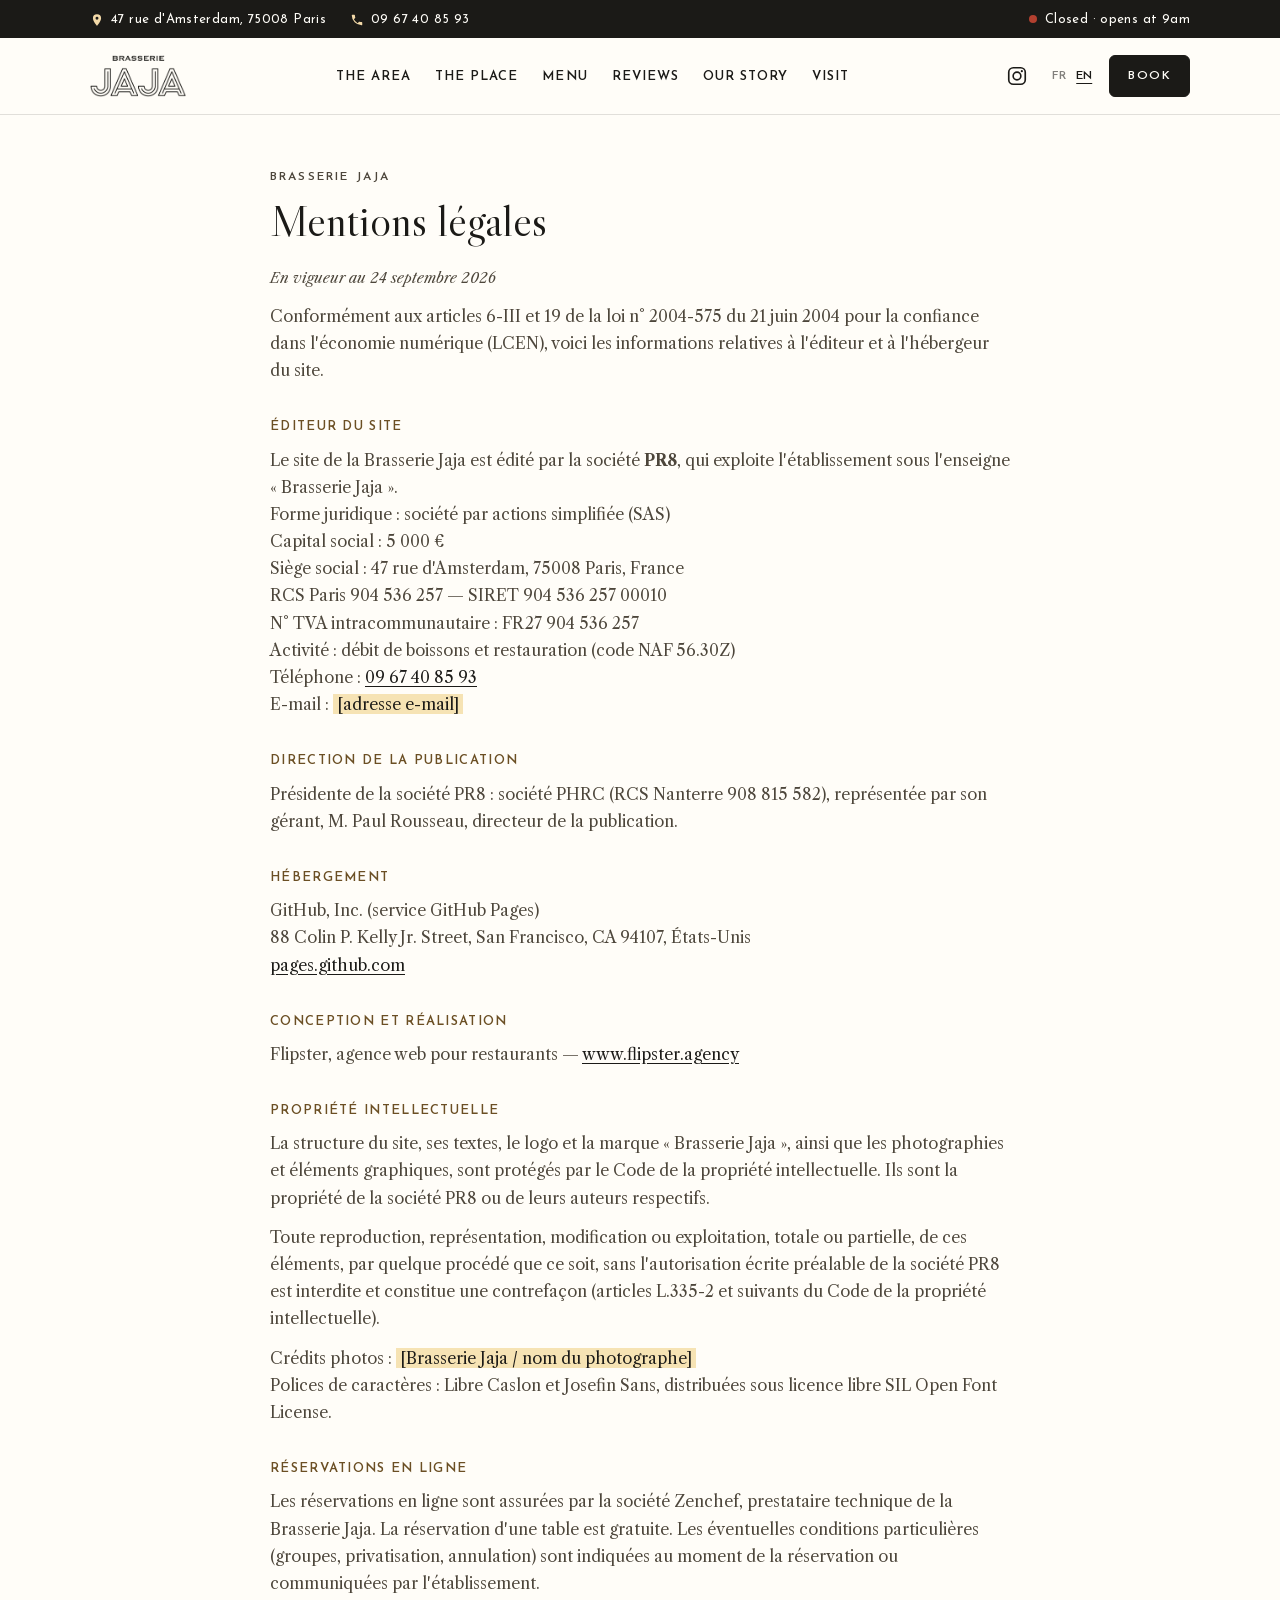
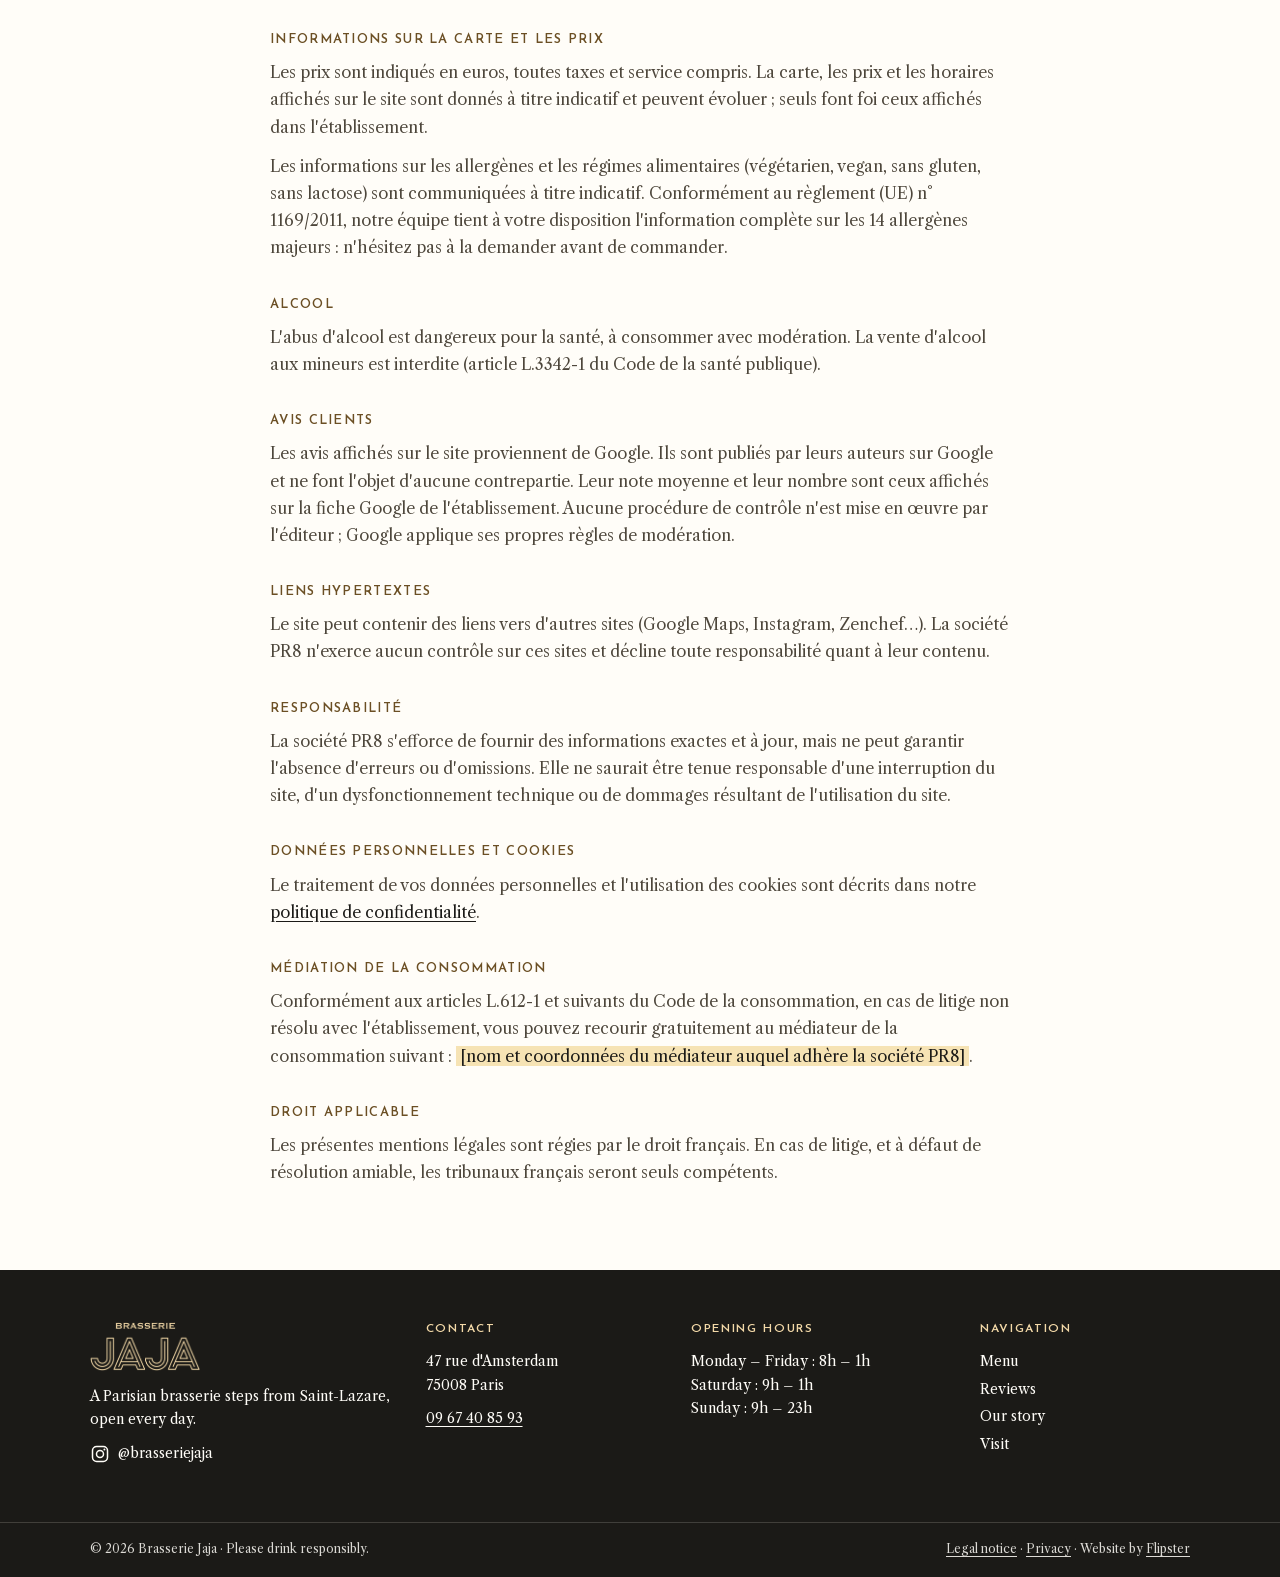
<file: mentions-legales.html>
<!doctype html>
<html lang="fr">
<head>
  <meta charset="utf-8">
  <meta name="viewport" content="width=device-width, initial-scale=1">
  <!-- Version de validation : retirer cette ligne et robots.txt à la mise en ligne officielle -->
  <meta name="robots" content="noindex, nofollow">
  <title>Mentions légales — Brasserie Jaja</title>
  <meta name="description" content="Mentions légales du site de la Brasserie Jaja, 47 rue d'Amsterdam, Paris 8e.">
  <link rel="canonical" href="https://louismaitjean-ops.github.io/brasserie-jaja/mentions-legales.html">
  <meta name="theme-color" content="#F3D9A8">
  <link rel="icon" href="assets/img/favicon.png">
  <link rel="apple-touch-icon" href="assets/img/apple-touch-icon.png">
  <script>
    if(!matchMedia("(prefers-reduced-motion: reduce)").matches)document.documentElement.classList.add("motion");
    // Au rechargement : toujours revenir en haut de la page (et oublier l'ancre #section)
    if("scrollRestoration" in history)history.scrollRestoration="manual";
    (function(){var n=performance.getEntriesByType&&performance.getEntriesByType("navigation")[0];
      if(n&&n.type==="reload"){
        if(location.hash)history.replaceState(null,"",location.pathname+location.search);
        var top=function(){window.scrollTo(0,0);};
        top();document.addEventListener("DOMContentLoaded",top);
        window.addEventListener("load",function(){top();setTimeout(top,0);});
      }})();
  </script>
  <link rel="preload" href="assets/fonts/caslon-display.woff2" as="font" type="font/woff2" crossorigin>
  <link rel="preload" href="assets/fonts/josefin-sans.woff2" as="font" type="font/woff2" crossorigin>
  <link rel="stylesheet" href="assets/css/jaja.css?v=51">
</head>
<body>

<div class="topbar">
  <div class="wrap topbar__in">
    <a class="topbar__item topbar__addr" href="https://www.google.com/maps/dir/?api=1&amp;destination=Brasserie+Jaja+47+rue+d%27Amsterdam+75008+Paris" target="_blank" rel="noopener"><svg viewBox="0 0 24 24" width="14" height="14" aria-hidden="true"><path fill="currentColor" d="M12 2a7 7 0 0 0-7 7c0 5.2 7 13 7 13s7-7.8 7-13a7 7 0 0 0-7-7Zm0 9.5A2.5 2.5 0 1 1 12 6.5a2.5 2.5 0 0 1 0 5Z"/></svg>47 rue d'Amsterdam, 75008 Paris</a>
    <a class="topbar__item" href="tel:+33967408593"><svg viewBox="0 0 24 24" width="14" height="14" aria-hidden="true"><path fill="currentColor" d="M6.6 10.8a15 15 0 0 0 6.6 6.6l2.2-2.2c.3-.3.7-.4 1-.2 1.1.4 2.3.6 3.6.6.6 0 1 .4 1 1V20c0 .6-.4 1-1 1A17 17 0 0 1 3 4c0-.6.4-1 1-1h3.4c.6 0 1 .4 1 1 0 1.3.2 2.5.6 3.6.1.3 0 .7-.2 1z"/></svg>09 67 40 85 93</a>
    <span class="topbar__open quick__open" id="openNowTop"></span>
  </div>
</div>

<header class="nav" id="nav">
  <a class="nav__logo" href="index.html" aria-label="Brasserie Jaja, accueil">
    <img src="assets/img/logo-jaja-white.png" alt="Brasserie Jaja" class="logo-light" width="455" height="200">
    <img src="assets/img/logo-jaja-ink.png" alt="" class="logo-dark" width="455" height="200" aria-hidden="true">
  </a>
  <nav class="nav__links" id="navLinks" aria-label="Navigation principale">
    <a href="index.html#quartier" data-i18n="nav.quartier">Le quartier</a>
    <a href="index.html#maison" data-i18n="nav.maison">La maison</a>
    <a href="index.html#carte" data-i18n="nav.carte">La carte</a>
    <a href="index.html#avis" data-i18n="nav.avis">Avis</a>
    <a href="histoire.html" data-i18n="nav.histoire">Notre histoire</a>
    <a href="index.html#infos" data-i18n="nav.infos">Infos</a>
  </nav>
  <div class="nav__end">
    <a class="nav__insta" href="https://www.instagram.com/brasseriejaja/" target="_blank" rel="noopener" aria-label="Instagram @brasseriejaja"><svg viewBox="0 0 24 24" width="22" height="22" aria-hidden="true"><rect x="3" y="3" width="18" height="18" rx="5" fill="none" stroke="currentColor" stroke-width="1.8"/><circle cx="12" cy="12" r="4.2" fill="none" stroke="currentColor" stroke-width="1.8"/><circle cx="17.3" cy="6.7" r="1.2" fill="currentColor"/></svg></a>
    <div class="lang" role="group" aria-label="Langue">
      <button type="button" data-lang="fr" aria-pressed="true">FR</button>
      <button type="button" data-lang="en" aria-pressed="false">EN</button>
    </div>
    <button class="btn btn--red js-book" type="button" data-i18n="cta.book">Réserver</button>
    <button class="nav__burger" id="burger" type="button" aria-expanded="false" aria-controls="navLinks"><span></span><span></span><span class="sr" data-i18n="nav.menu">Menu</span></button>
  </div>
</header>

<main class="legal">
  <div class="wrap">
    <p class="eyebrow">Brasserie Jaja</p>
    <h1>Mentions légales</h1>
    <p class="legal__date">En vigueur au 24 septembre 2026</p>

    <p>Conformément aux articles 6-III et 19 de la loi n° 2004-575 du 21 juin 2004 pour la confiance dans l'économie numérique (LCEN), voici les informations relatives à l'éditeur et à l'hébergeur du site.</p>

    <h2>Éditeur du site</h2>
    <p>
      Le site de la Brasserie Jaja est édité par la société <strong>PR8</strong>, qui exploite l'établissement sous l'enseigne « Brasserie Jaja ».<br>
      Forme juridique : société par actions simplifiée (SAS)<br>
      Capital social : 5 000 €<br>
      Siège social : 47 rue d'Amsterdam, 75008 Paris, France<br>
      RCS Paris 904 536 257 — SIRET 904 536 257 00010<br>
      N° TVA intracommunautaire : FR27 904 536 257<br>
      Activité : débit de boissons et restauration (code NAF 56.30Z)<br>
      Téléphone : <a href="tel:+33967408593">09 67 40 85 93</a><br>
      E-mail : <mark>[adresse e-mail]</mark>
    </p>

    <h2>Direction de la publication</h2>
    <p>Présidente de la société PR8 : société PHRC (RCS Nanterre 908 815 582), représentée par son gérant, M. Paul Rousseau, directeur de la publication.</p>

    <h2>Hébergement</h2>
    <p>
      GitHub, Inc. (service GitHub Pages)<br>
      88 Colin P. Kelly Jr. Street, San Francisco, CA 94107, États-Unis<br>
      <a href="https://pages.github.com" target="_blank" rel="noopener">pages.github.com</a>
    </p>

    <h2>Conception et réalisation</h2>
    <p>Flipster, agence web pour restaurants — <a href="https://www.flipster.agency" target="_blank" rel="noopener">www.flipster.agency</a></p>

    <h2>Propriété intellectuelle</h2>
    <p>La structure du site, ses textes, le logo et la marque « Brasserie Jaja », ainsi que les photographies et éléments graphiques, sont protégés par le Code de la propriété intellectuelle. Ils sont la propriété de la société PR8 ou de leurs auteurs respectifs.</p>
    <p>Toute reproduction, représentation, modification ou exploitation, totale ou partielle, de ces éléments, par quelque procédé que ce soit, sans l'autorisation écrite préalable de la société PR8 est interdite et constitue une contrefaçon (articles L.335-2 et suivants du Code de la propriété intellectuelle).</p>
    <p>Crédits photos : <mark>[Brasserie Jaja / nom du photographe]</mark><br>
      Polices de caractères : Libre Caslon et Josefin Sans, distribuées sous licence libre SIL Open Font License.</p>

    <h2>Réservations en ligne</h2>
    <p>Les réservations en ligne sont assurées par la société Zenchef, prestataire technique de la Brasserie Jaja. La réservation d'une table est gratuite. Les éventuelles conditions particulières (groupes, privatisation, annulation) sont indiquées au moment de la réservation ou communiquées par l'établissement.</p>

    <h2>Informations sur la carte et les prix</h2>
    <p>Les prix sont indiqués en euros, toutes taxes et service compris. La carte, les prix et les horaires affichés sur le site sont donnés à titre indicatif et peuvent évoluer ; seuls font foi ceux affichés dans l'établissement.</p>
    <p>Les informations sur les allergènes et les régimes alimentaires (végétarien, vegan, sans gluten, sans lactose) sont communiquées à titre indicatif. Conformément au règlement (UE) n° 1169/2011, notre équipe tient à votre disposition l'information complète sur les 14 allergènes majeurs : n'hésitez pas à la demander avant de commander.</p>

    <h2>Alcool</h2>
    <p>L'abus d'alcool est dangereux pour la santé, à consommer avec modération. La vente d'alcool aux mineurs est interdite (article L.3342-1 du Code de la santé publique).</p>

    <h2>Avis clients</h2>
    <p>Les avis affichés sur le site proviennent de Google. Ils sont publiés par leurs auteurs sur Google et ne font l'objet d'aucune contrepartie. Leur note moyenne et leur nombre sont ceux affichés sur la fiche Google de l'établissement. Aucune procédure de contrôle n'est mise en œuvre par l'éditeur ; Google applique ses propres règles de modération.</p>

    <h2>Liens hypertextes</h2>
    <p>Le site peut contenir des liens vers d'autres sites (Google Maps, Instagram, Zenchef…). La société PR8 n'exerce aucun contrôle sur ces sites et décline toute responsabilité quant à leur contenu.</p>

    <h2>Responsabilité</h2>
    <p>La société PR8 s'efforce de fournir des informations exactes et à jour, mais ne peut garantir l'absence d'erreurs ou d'omissions. Elle ne saurait être tenue responsable d'une interruption du site, d'un dysfonctionnement technique ou de dommages résultant de l'utilisation du site.</p>

    <h2>Données personnelles et cookies</h2>
    <p>Le traitement de vos données personnelles et l'utilisation des cookies sont décrits dans notre <a href="confidentialite.html">politique de confidentialité</a>.</p>

    <h2>Médiation de la consommation</h2>
    <p>Conformément aux articles L.612-1 et suivants du Code de la consommation, en cas de litige non résolu avec l'établissement, vous pouvez recourir gratuitement au médiateur de la consommation suivant : <mark>[nom et coordonnées du médiateur auquel adhère la société PR8]</mark>.</p>

    <h2>Droit applicable</h2>
    <p>Les présentes mentions légales sont régies par le droit français. En cas de litige, et à défaut de résolution amiable, les tribunaux français seront seuls compétents.</p>
  </div>
</main>
</main>

<footer class="footer">
  <div class="wrap footer__grid">
    <div>
      <img src="assets/img/logo-jaja-sand.png" alt="Brasserie Jaja" class="footer__logo" width="455" height="200" loading="lazy">
      <p data-i18n="footer.about">Brasserie parisienne à deux pas de Saint-Lazare, ouverte tous les jours.</p>
      <p><a class="footer__insta" href="https://www.instagram.com/brasseriejaja/" target="_blank" rel="noopener"><svg viewBox="0 0 24 24" width="20" height="20" aria-hidden="true"><rect x="3" y="3" width="18" height="18" rx="5" fill="none" stroke="currentColor" stroke-width="1.8"/><circle cx="12" cy="12" r="4.2" fill="none" stroke="currentColor" stroke-width="1.8"/><circle cx="17.3" cy="6.7" r="1.2" fill="currentColor"/></svg><span>@brasseriejaja</span></a></p>
    </div>
    <div>
      <h2 class="footer__h" data-i18n="footer.contact">Contact</h2>
      <p>47 rue d'Amsterdam<br>75008 Paris</p>
      <p><a href="tel:+33967408593">09 67 40 85 93</a></p>
    </div>
    <div>
      <h2 class="footer__h" data-i18n="footer.hours">Horaires</h2>
      <p><span data-i18n="infos.d1">Lundi – vendredi</span> : 8h – 1h<br><span data-i18n="infos.d2">Samedi</span> : 9h – 1h<br><span data-i18n="infos.d3">Dimanche</span> : 9h – 23h</p>
    </div>
    <div>
      <h2 class="footer__h" data-i18n="footer.nav">Navigation</h2>
      <ul class="footer__links">
        <li><a href="index.html#carte" data-i18n="nav.carte">La carte</a></li>
        <li><a href="index.html#avis" data-i18n="nav.avis">Avis</a></li>
        <li><a href="histoire.html" data-i18n="nav.histoire">Notre histoire</a></li>
        <li><a href="index.html#infos" data-i18n="nav.infos">Infos</a></li>
      </ul>
    </div>
  </div>
  <div class="footer__bottom">
    <div class="wrap footer__bottom-in">
      <p>© <span id="year">2026</span> Brasserie Jaja · <span data-i18n="footer.alcohol">L'abus d'alcool est dangereux pour la santé, à consommer avec modération.</span></p>
      <p><a href="mentions-legales.html" data-i18n="footer.legal">Mentions légales</a> · <a href="confidentialite.html" data-i18n="footer.privacy">Confidentialité</a> · <span data-i18n="footer.by">Site réalisé par</span> <a href="https://www.flipster.agency" target="_blank" rel="noopener">Flipster</a></p>
    </div>
  </div>
</footer>


<script src="assets/js/config.js?v=51"></script>
<script src="assets/js/i18n.js?v=51"></script>
<script src="assets/js/motion.js?v=51"></script>
<script src="assets/js/main.js?v=51"></script>
</body>
</html>
</file>
<file: assets/css/jaja.css>
/* Brasserie Jaja — feuille de style
   Mise en page de thème professionnel : barre d'infos, menu horizontal,
   sections centrées, cartes, pied de page en colonnes.
   Couleurs du logo Instagram : sable, noir, crème. */

/* Polices hébergées sur le site (pas d'appel à Google Fonts) */
@font-face { font-family: "Josefin Sans"; font-style: normal; font-weight: 400 600; font-display: swap; src: url("../fonts/josefin-sans.woff2") format("woff2"); }
@font-face { font-family: "Libre Caslon Display"; font-style: normal; font-weight: 400; font-display: swap; src: url("../fonts/caslon-display.woff2") format("woff2"); }
@font-face { font-family: "Libre Caslon Text"; font-style: normal; font-weight: 400; font-display: swap; src: url("../fonts/caslon-text.woff2") format("woff2"); }
@font-face { font-family: "Libre Caslon Text"; font-style: italic; font-weight: 400; font-display: swap; src: url("../fonts/caslon-text-italic.woff2") format("woff2"); }
@font-face { font-family: "Libre Caslon Text"; font-style: normal; font-weight: 700; font-display: swap; src: url("../fonts/caslon-text-bold.woff2") format("woff2"); }

:root {
  --sand: #f3d9a8;
  --sand-soft: #fbf3e0;
  --ocre: #6b4f24;
  --ink: #1b1a17;
  --ink-soft: #4d463b;
  --white: #fffdf8;
  --gold: #e8a33d;
  --line: rgba(29, 25, 22, .13);
  --line-light: rgba(248, 243, 234, .2);
  --shadow: 0 10px 30px -18px rgba(27, 26, 23, .35);

  --serif-d: "Libre Caslon Display", Georgia, serif;
  --serif: "Libre Caslon Text", Georgia, serif;
  --caps: "Josefin Sans", "Futura", "Avenir Next", sans-serif;

  --ease: cubic-bezier(.2, .7, .1, 1);
  --wrap: 1140px;
  --gutter: 20px;
  --radius: 6px;
  --section: clamp(56px, 7vw, 88px);
}

*, *::before, *::after { box-sizing: border-box; }
section[id] { scroll-margin-top: 84px; }
html { scroll-behavior: smooth; -webkit-text-size-adjust: 100%; }
@media (prefers-reduced-motion: reduce) { html { scroll-behavior: auto; } *, *::before, *::after { transition: none !important; animation: none !important; } }

body { margin: 0; background: var(--white); color: var(--ink); font: 16px/1.7 var(--serif); overflow-x: hidden; }
img { display: block; max-width: 100%; height: auto; }
a { color: inherit; }
button { font: inherit; color: inherit; cursor: pointer; }
:focus-visible { outline: 2px solid var(--ink); outline-offset: 3px; }

.wrap { max-width: var(--wrap); margin: 0 auto; padding: 0 var(--gutter); }
.sr { position: absolute; width: 1px; height: 1px; overflow: hidden; clip: rect(0 0 0 0); white-space: nowrap; }
.skip { position: absolute; left: -999px; top: 8px; background: var(--ink); color: var(--white); padding: 8px 14px; z-index: 100; }
.skip:focus { left: 8px; }

/* ---------- Typo ---------- */
.eyebrow { font: 600 12px/1.2 var(--caps); letter-spacing: .18em; text-transform: uppercase; color: var(--ocre); margin: 0 0 12px; }
.eyebrow--light { color: var(--sand); }
.h2 { font: 400 clamp(28px, 3.4vw, 38px)/1.2 var(--serif-d); margin: 0 0 16px; text-wrap: balance; }
.section-head { max-width: 680px; margin: 0 auto 40px; text-align: center; }
.section-head .h2 { margin-bottom: 0; }
.section-head .h2::after { content: ""; display: block; width: 44px; height: 2px; margin: 16px auto 0; background: var(--ink); }
.link { font: 600 12px/1 var(--caps); letter-spacing: .12em; text-transform: uppercase; text-underline-offset: 5px; }
.link:hover { color: var(--ocre); }

/* ---------- Boutons ---------- */
.btn {
  display: inline-flex; align-items: center; justify-content: center;
  min-height: 46px; padding: 0 24px;
  font: 600 12px/1 var(--caps); letter-spacing: .12em; text-transform: uppercase; text-decoration: none;
  border: 1px solid transparent; border-radius: var(--radius); white-space: nowrap;
  background: transparent; -webkit-appearance: none; appearance: none;
  transition: background .2s, color .2s, border-color .2s;
}
.btn--red, .btn--dark { background: var(--ink); color: var(--white); border-color: var(--ink); }
.btn--red:hover, .btn--dark:hover { background: var(--ocre); border-color: var(--ocre); }
.btn--line { border-color: var(--ink); color: var(--ink); }
.btn--line:hover { background: var(--ink); color: var(--white); }
.btn--sand { background: var(--sand); color: var(--ink); border-color: var(--sand); }
.btn--sand:hover { background: var(--white); border-color: var(--white); }
.btn--ghost { border-color: rgba(255, 253, 248, .75); color: var(--white); }
.btn--ghost:hover { background: var(--white); color: var(--ink); border-color: var(--white); }

/* ---------- Barre d'infos ---------- */
.topbar { background: var(--ink); color: var(--white); font: 400 13px/1.3 var(--caps); letter-spacing: .03em; }
.topbar__in { display: flex; align-items: center; gap: 24px; min-height: 38px; padding-top: 3px; }
.topbar__item { display: inline-flex; align-items: center; gap: 7px; text-decoration: none; white-space: nowrap; }
.topbar__item:hover { color: var(--sand); }
.topbar__item svg { flex: none; color: var(--sand); }
.topbar__open { margin-left: auto; white-space: nowrap; }
.quick__open { display: flex; align-items: center; gap: 8px; }
.quick__open::before { content: ""; flex: none; width: 8px; height: 8px; border-radius: 50%; margin-top: -3px; background: var(--dot, transparent); }
@media (max-width: 700px) {
  .topbar__addr { display: none; }
  .topbar__in { justify-content: space-between; gap: 12px; }
  .topbar { font-size: 12px; }
}

/* ---------- En-tête et menu ---------- */
.nav { position: sticky; top: 0; z-index: 50; display: flex; align-items: center; gap: 24px; min-height: 76px; padding: 0 max(var(--gutter), calc((100% - var(--wrap)) / 2 + var(--gutter))); background: var(--white); color: var(--ink); box-shadow: 0 1px 0 var(--line); }
.nav.is-hidden { translate: none; }
.nav__logo { flex: none; display: block; width: 96px; }
.nav__logo img { width: 100%; height: auto; }
.nav .logo-light { display: none; }
.nav__links { display: flex; gap: 24px; margin: 0 auto; }
.nav__links a { position: relative; padding: 8px 0; white-space: nowrap; font: 600 13px/1 var(--caps); letter-spacing: .08em; text-transform: uppercase; text-decoration: none; }
.nav__links a::after { content: ""; position: absolute; left: 0; right: 0; bottom: 0; height: 2px; background: var(--ink); transform: scaleX(0); transition: transform .25s var(--ease); }
.nav__links a:hover::after, .nav__links a[aria-current]::after { transform: scaleX(1); }
.nav__end { flex: none; display: flex; align-items: center; gap: 12px; }
.nav .btn--red { min-height: 42px; padding: 0 18px; }
.nav__insta { display: grid; place-items: center; width: 36px; height: 36px; }
.nav__insta:hover { color: var(--ocre); }
.lang { display: flex; font: 600 12px/1 var(--caps); letter-spacing: .08em; }
.lang button { background: none; border: 0; padding: 6px 5px; opacity: .55; }
.lang button[aria-pressed="true"] { opacity: 1; text-decoration: underline; text-underline-offset: 4px; }
.nav__burger { display: none; position: relative; width: 40px; height: 40px; background: none; border: 0; padding: 0; }
.nav__burger span:not(.sr) { position: absolute; left: 8px; right: 8px; height: 2px; background: currentColor; transition: transform .25s, top .25s; }
.nav__burger span:nth-child(1) { top: 15px; }
.nav__burger span:nth-child(2) { top: 23px; }
.nav__burger[aria-expanded="true"] span:nth-child(1) { top: 19px; transform: rotate(45deg); }
.nav__burger[aria-expanded="true"] span:nth-child(2) { top: 19px; transform: rotate(-45deg); }

@media (max-width: 1040px) {
  .nav { min-height: 66px; }
  .nav__end { margin-left: auto; }
  .nav__burger { display: block; }
  .nav__links {
    position: absolute; left: 0; right: 0; top: 100%; margin: 0; flex-direction: column; gap: 0;
    padding: 6px var(--gutter) 16px; background: var(--white); box-shadow: 0 14px 24px -14px rgba(27, 26, 23, .4), 0 -1px 0 var(--line);
    opacity: 0; visibility: hidden; transform: translateY(-6px); transition: opacity .2s, transform .2s, visibility .2s;
  }
  .nav__links.is-open { opacity: 1; visibility: visible; transform: none; }
  .nav__links a { padding: 15px 0; border-bottom: 1px solid var(--line); font-size: 14px; }
  .nav__links a::after { display: none; }
}
@media (max-width: 700px) {
  .nav { gap: 10px; }
  .nav__logo { width: 80px; }
  .nav .btn--red { display: none; }
  .nav__end { gap: 4px; }
}

/* ---------- Haut de page ---------- */
.hero { position: relative; display: flex; align-items: center; min-height: min(620px, 78svh); background: var(--ink); color: var(--white); overflow: hidden; }
.hero__img { position: absolute; inset: 0; width: 100%; height: 100%; object-fit: cover; }
.hero::after { content: ""; position: absolute; inset: 0; background: rgba(20, 17, 13, .58); }
.hero__inner { position: relative; z-index: 1; width: 100%; padding-top: 48px; padding-bottom: 88px; text-align: center; }
.hero__medal { width: 128px; aspect-ratio: 1; margin: 0 auto 20px; border-radius: 50%; background: var(--sand); display: grid; place-items: center; box-shadow: inset 0 0 0 6px var(--sand), inset 0 0 0 7px var(--ink); }
.hero__medal img { width: 72%; height: auto; }
.hero__title { max-width: 720px; margin: 0 auto 12px; font: 400 clamp(32px, 4.6vw, 52px)/1.14 var(--serif-d); text-wrap: balance; }
.hero__addr { margin: 0 0 26px; font-size: 16px; opacity: .92; }
.hero__cta { display: flex; justify-content: center; gap: 12px; flex-wrap: wrap; }

.gbadge { position: absolute; z-index: 2; right: max(var(--gutter), calc((100% - var(--wrap)) / 2 + var(--gutter))); bottom: 72px; display: flex; align-items: center; gap: 8px; background: var(--white); color: var(--ink); padding: 8px 12px; border-radius: var(--radius); text-decoration: none; font: 600 12px/1 var(--caps); }
.gbadge__g { width: 18px; height: 18px; }
.gbadge__score { font: 400 17px/1 var(--serif-d); }
.gbadge__count { color: var(--ink-soft); font-weight: 400; }

.stars { --r: 4.4; display: inline-block; font-size: 13px; letter-spacing: 2px; line-height: 1; position: relative; }
.stars::before { content: "★★★★★"; color: #d9cfc1; }
.stars::after { content: "★★★★★"; color: var(--gold); position: absolute; left: 0; top: 0; width: calc(var(--r) / 5 * 100%); overflow: hidden; white-space: nowrap; }
.stars--lg { font-size: 20px; }

@media (max-width: 700px) {
  .hero { min-height: 0; }
  .hero__inner { padding-top: 36px; padding-bottom: 92px; }
  .hero__medal { width: 104px; }
  .hero__cta .btn { flex: 1 1 100%; }
  .gbadge { right: auto; left: 50%; translate: -50% 0; bottom: 54px; white-space: nowrap; }
}

/* ---------- Accès rapides ---------- */
.quick { position: relative; z-index: 3; margin-top: -40px; }
.quick__grid { display: grid; grid-template-columns: repeat(4, 1fr); gap: 12px; }
.quick__item { display: flex; align-items: center; justify-content: center; gap: 10px; min-height: 80px; padding: 12px 6px; background: var(--white); border: 1px solid var(--line); border-radius: var(--radius); box-shadow: var(--shadow); text-decoration: none; font: 600 12px/1.2 var(--caps); letter-spacing: .1em; text-transform: uppercase; transition: translate .2s var(--ease), background .2s; }
.quick__item:hover { translate: 0 -3px; }
.quick__item svg { flex: none; width: 24px; height: 24px; fill: none; stroke: currentColor; stroke-width: 1.5; stroke-linecap: round; stroke-linejoin: round; }
.quick__item--main { background: var(--sand); border-color: var(--sand); }
@media (max-width: 700px) {
  .quick__grid { gap: 6px; padding: 0 10px; }
  .quick__item { flex-direction: column; gap: 6px; min-height: 76px; padding: 10px 2px; font-size: 10px; letter-spacing: .06em; }
}
@media (max-width: 360px) { .quick__item { font-size: 9px; letter-spacing: .02em; } }

/* ---------- L'emplacement ---------- */
.quartier { padding: var(--section) 0; }
.quartier__head { display: grid; grid-template-columns: 1.1fr 1fr; gap: clamp(24px, 5vw, 56px); align-items: end; margin-bottom: 32px; }
.quartier__head .h2 { margin: 0; }
.quartier__text p { margin: 0 0 18px; color: var(--ink-soft); }
.ligne { list-style: none; margin: 0; padding: 0; display: grid; grid-template-columns: repeat(5, 1fr); gap: 12px; }
.ligne__st { display: flex; flex-direction: column; padding: 18px 16px; background: var(--sand-soft); border: 1px solid var(--line); border-radius: var(--radius); }
.ligne__min { font: 400 30px/1.1 var(--serif-d); white-space: nowrap; margin-bottom: 8px; }
.ligne__min small { font: 600 11px/1 var(--caps); letter-spacing: .08em; text-transform: uppercase; margin-left: 4px; }
.ligne__st strong { display: block; font: 600 13px/1.3 var(--caps); letter-spacing: .03em; }
.ligne__st em { display: block; margin-top: 4px; font-size: 13px; line-height: 1.4; color: var(--ink-soft); }
.ligne__st--jaja { background: var(--ink); color: var(--white); border-color: var(--ink); }
.ligne__st--jaja .ligne__min { color: var(--sand); }
.ligne__st--jaja em { color: rgba(255, 253, 248, .75); }
.quartier__note { margin: 12px 0 28px; font-size: 13px; color: var(--ink-soft); }
.quartier__vue { max-width: calc(var(--wrap) - var(--gutter) * 2); margin: 0 auto; overflow: hidden; border-radius: var(--radius); }
.quartier__vue img { width: 100%; height: clamp(240px, 38vw, 440px); object-fit: cover; }
@media (max-width: 1140px) { .quartier__vue { margin-inline: var(--gutter); } }
@media (max-width: 900px) {
  .quartier__head { grid-template-columns: minmax(0, 1fr); }
  .ligne { grid-template-columns: repeat(2, minmax(0, 1fr)); }
  .ligne__st--jaja { grid-column: 1 / -1; grid-row: 1; }
}

/* ---------- La maison ---------- */
.maison { padding: var(--section) 0; background: var(--sand-soft); }
.maison__grid { display: grid; grid-template-columns: 1.15fr 1fr .8fr; gap: 20px; align-items: start; }
.maison__text { grid-row: 1 / 3; padding-right: clamp(0px, 3vw, 32px); }
.maison__text p { color: var(--ink-soft); }
.maison__photo { margin: 0; overflow: hidden; border-radius: var(--radius); aspect-ratio: 3/4; }
.maison__photo img { width: 100%; height: 100%; object-fit: cover; }
.moments { list-style: none; padding: 0; margin: 24px 0 0; border-top: 1px solid var(--line); }
.moments li { display: grid; grid-template-columns: 110px 1fr; gap: 12px; padding: 11px 0; border-bottom: 1px solid var(--line); font-size: 15px; }
.moments__h { font: 600 12px/2 var(--caps); letter-spacing: .08em; text-transform: uppercase; color: var(--ocre); }
@media (max-width: 900px) {
  .maison__grid { grid-template-columns: 1fr 1fr; }
  .maison__text { grid-column: 1 / -1; grid-row: auto; padding-right: 0; }
}

/* Faites le tour */
.tour { margin-top: var(--section); }
.tour__eyebrow { margin: 0 0 28px; font: 400 clamp(24px, 2.8vw, 30px)/1.2 var(--serif-d); letter-spacing: 0; text-transform: none; color: var(--ink); text-align: center; }
.tour__row { display: grid; grid-template-columns: repeat(4, minmax(0, 1fr)); gap: 16px; }
.medal { margin: 0; background: var(--white); border: 1px solid var(--line); border-radius: var(--radius); overflow: hidden; box-shadow: var(--shadow); }
.medal img { width: 100%; aspect-ratio: 4/5; object-fit: cover; }
.medal figcaption { padding: 13px 8px 10px; font: 600 12px/1.2 var(--caps); letter-spacing: .1em; text-transform: uppercase; text-align: center; }
@media (max-width: 800px) { .tour__row { grid-template-columns: repeat(2, minmax(0, 1fr)); gap: 10px; } .medal figcaption { font-size: 11px; letter-spacing: .06em; } }

/* ---------- Une journée au Jaja ---------- */
.heures { padding: var(--section) 0; }
.heures__grid { display: grid; grid-template-columns: repeat(4, minmax(0, 1fr)); gap: 20px; }
.heure { position: relative; display: flex; flex-direction: column; background: var(--white); border: 1px solid var(--line); border-radius: var(--radius); overflow: hidden; box-shadow: var(--shadow); text-decoration: none; transition: translate .25s var(--ease); }
.heure:hover { translate: 0 -4px; }
.heure__img { display: block; order: -1; overflow: hidden; aspect-ratio: 4/3; }
.heure__img img { width: 100%; height: 100%; object-fit: cover; transition: scale .6s var(--ease); }
.heure:hover .heure__img img { scale: 1.05; }
.heure__h { position: absolute; top: 12px; left: 12px; padding: 7px 11px 4px; background: var(--sand); border-radius: 4px; font: 600 13px/1 var(--caps); letter-spacing: .06em; }
.heure__txt { display: flex; flex-direction: column; gap: 6px; flex: 1; padding: 18px; }
.heure__txt strong { font: 400 20px/1.25 var(--serif-d); }
.heure__txt em { font-style: normal; font-size: 14px; line-height: 1.5; color: var(--ink-soft); }
.heure__go { margin-top: auto; padding-top: 10px; font: 600 11px/1 var(--caps); letter-spacing: .1em; text-transform: uppercase; color: var(--ocre); }
.heure__go::after { content: " →"; }
.nb { white-space: nowrap; }
@media (max-width: 900px) { .heures__grid { grid-template-columns: repeat(2, minmax(0, 1fr)); gap: 12px; } .heure__txt { padding: 14px; } .heure__go { font-size: 10px; letter-spacing: .05em; white-space: nowrap; } }

/* ---------- La carte ---------- */
.carte { background: var(--sand-soft); padding: var(--section) 0; }
.carte__tabs { display: flex; justify-content: center; flex-wrap: wrap; gap: 6px; margin-bottom: 16px; }
.carte__tabs button { background: var(--white); border: 1px solid var(--line); border-radius: var(--radius); padding: 11px 15px 8px; font: 600 12px/1 var(--caps); letter-spacing: .08em; text-transform: uppercase; transition: background .2s, color .2s; }
.carte__tabs button:hover { border-color: var(--ink); }
.carte__tabs button[aria-selected="true"] { background: var(--ink); color: var(--white); border-color: var(--ink); }
.carte__filters { display: flex; align-items: center; justify-content: center; flex-wrap: wrap; gap: 8px; margin-bottom: 28px; }
.carte__filters-label { font: 600 12px/1 var(--caps); letter-spacing: .08em; text-transform: uppercase; color: var(--ink-soft); margin-right: 4px; }
.chip { display: inline-flex; align-items: center; gap: 8px; background: var(--white); border: 1px solid var(--line); border-radius: 999px; padding: 5px 13px 5px 5px; font: 400 14px/1 var(--serif); }
.chip[aria-pressed="true"] { background: var(--ink); color: var(--white); border-color: var(--ink); }
.diet { display: inline-grid; place-items: center; min-width: 22px; height: 22px; padding: 0 5px; border-radius: 999px; font: 600 10px/1 var(--caps); letter-spacing: .03em; color: #fff; }
.diet--veg { background: #5f7a3a; }
.diet--vegan { background: #2f6b4f; }
.diet--gf { background: #86652f; }
.diet--lf { background: #4a6882; }

.carte__board { background: var(--white); border: 1px solid var(--line); border-radius: var(--radius); box-shadow: var(--shadow); padding: clamp(18px, 3vw, 36px); }
.carte__cat { display: grid; grid-template-columns: minmax(0, .7fr) minmax(0, 1.3fr); column-gap: clamp(24px, 4vw, 48px); align-items: start; }
.carte__cat + .carte__cat { margin-top: 44px; padding-top: 36px; border-top: 1px solid var(--line); }
.carte__cat > * { grid-column: 2; }
.carte__cover { grid-column: 1; grid-row: 1 / span 60; position: sticky; top: 96px; margin: 0; overflow: hidden; border-radius: var(--radius); aspect-ratio: 4/5; }
.carte__cover img { width: 100%; height: 100%; object-fit: cover; }
.carte__cat-title { font: 400 26px/1.2 var(--serif-d); margin: 0 0 8px; }
.carte__cat:not(.has-cover) .carte__cat-title { grid-column: 1; grid-row: 1 / span 60; position: sticky; top: 96px; }
.carte__cat-note { font-style: italic; color: var(--ink-soft); font-size: 14px; margin: 0 0 10px; }
.dish { padding: 14px 0; border-bottom: 1px solid var(--line); display: grid; grid-template-columns: 1fr auto; gap: 2px 20px; align-items: baseline; }
.dish:last-child { border-bottom: 0; }
.dish__name, .dish__desc { margin: 0; }
.dish.has-img { grid-template-columns: 64px 1fr auto; }
.dish__thumb { grid-row: 1 / 4; align-self: start; width: 64px; height: 64px; padding: 0; border: 0; border-radius: 4px; overflow: hidden; background: none; }
.dish__thumb img { width: 100%; height: 100%; object-fit: cover; }
.dish__name { font: 700 16px/1.35 var(--serif); display: flex; flex-wrap: wrap; align-items: center; gap: 7px; }
.dish__price { font: 700 16px/1.35 var(--serif); text-align: right; white-space: nowrap; }
.dish__desc { color: var(--ink-soft); font-size: 14px; line-height: 1.5; grid-column: 1 / 2; }
.dish.has-img .dish__desc { grid-column: 2 / 3; }
.dish__more { grid-column: 1 / -1; }
.dish.has-img .dish__more { grid-column: 2 / -1; }
.dish__more summary { list-style: none; cursor: pointer; display: inline-block; font: 600 11px/1 var(--caps); letter-spacing: .08em; text-transform: uppercase; color: var(--ink-soft); padding: 6px 0 2px; }
.dish__more summary::-webkit-details-marker { display: none; }
.dish__more summary::after { content: " +"; }
.dish__more[open] summary::after { content: " –"; }
.dish__more p { margin: 4px 0 0; font-size: 13px; color: var(--ink-soft); }
.carte__empty { font-style: italic; color: var(--ink-soft); padding: 32px 0; }
.carte__legal { max-width: 640px; margin: 24px auto 0; text-align: center; font-size: 13px; color: var(--ink-soft); }
@media (max-width: 800px) {
  .carte__tabs { position: sticky; top: 66px; z-index: 5; justify-content: flex-start; flex-wrap: nowrap; overflow-x: auto; scrollbar-width: none; margin: 0 calc(var(--gutter) * -1) 14px; padding: 8px var(--gutter); background: var(--sand-soft); }
  .carte__tabs::-webkit-scrollbar { display: none; }
  .carte__tabs button { flex: none; }
  .carte__cat { grid-template-columns: minmax(0, 1fr); }
  .carte__cat > *, .carte__cat:not(.has-cover) .carte__cat-title { grid-column: 1; grid-row: auto; position: static; }
  .carte__cover { position: static; aspect-ratio: 16/9; margin-bottom: 14px; }
  .carte__filters-label { width: 100%; text-align: center; margin: 0 0 4px; }
  .dish.has-img { grid-template-columns: 54px 1fr auto; }
  .dish__thumb { width: 54px; height: 54px; }
}

/* ---------- Galerie ---------- */
.galerie { padding: var(--section) 0 0; }
.galerie__grid { max-width: var(--wrap); margin: 0 auto; padding: 0 var(--gutter); display: grid; grid-template-columns: repeat(3, minmax(0, 1fr)); gap: 12px; }
.g { padding: 0; border: 0; overflow: hidden; border-radius: var(--radius); background: var(--ink); aspect-ratio: 4/3; }
.g img { width: 100%; height: 100%; object-fit: cover; transition: scale .5s var(--ease), opacity .3s; }
.g:hover img { scale: 1.04; opacity: .9; }
@media (max-width: 700px) {
  .galerie__grid { grid-template-columns: repeat(2, minmax(0, 1fr)); gap: 8px; }
  .g:nth-child(n+7) { display: none; }
}

/* ---------- Avis ---------- */
.avis { padding: var(--section) 0; }
.avis__grid { display: grid; grid-template-columns: minmax(0, 1fr); gap: 32px; }
.avis__score { text-align: center; }
.avis__big { font: 400 56px/1 var(--serif-d); margin: 0 0 6px; }
.avis__big small { font-size: 22px; color: var(--ink-soft); }
.avis__count { color: var(--ink-soft); margin: 8px 0 18px; }
.avis__links { display: flex; align-items: center; justify-content: center; gap: 18px; flex-wrap: wrap; }
.avis__list { min-width: 0; }
.avis__track { display: flex; gap: 16px; overflow-x: auto; scroll-snap-type: x mandatory; scroll-behavior: smooth; scrollbar-width: none; padding: 2px 2px 18px; }
.avis__track::-webkit-scrollbar { display: none; }
.review { flex: 0 0 calc((100% - 32px) / 3); background: var(--white); padding: 24px; border: 1px solid var(--line); border-radius: var(--radius); box-shadow: var(--shadow); display: flex; flex-direction: column; gap: 12px; margin: 0; scroll-snap-align: start; }
.review blockquote { margin: 0; font-size: 15px; line-height: 1.6; flex: 1; }
.review footer { display: flex; align-items: center; gap: 10px; font: 600 12px/1.3 var(--caps); letter-spacing: .05em; text-transform: uppercase; }
.review__avatar { flex: none; width: 34px; height: 34px; border-radius: 50%; display: grid; place-items: center; background: var(--sand); font: 400 15px/1 var(--serif-d); overflow: hidden; }
.review__avatar img { width: 100%; height: 100%; object-fit: cover; }
.review time { display: block; font-weight: 400; letter-spacing: 0; color: var(--ink-soft); text-transform: none; font-family: var(--serif); font-size: 12px; }
.avis__nav { display: flex; justify-content: center; gap: 8px; }
.round { width: 42px; height: 42px; border: 1px solid var(--ink); background: none; border-radius: var(--radius); font-size: 16px; line-height: 1; }
.round:hover { background: var(--ink); color: var(--white); }
@media (max-width: 900px) { .review { flex-basis: calc((100% - 16px) / 2); } }
@media (max-width: 620px) { .review { flex-basis: 88%; padding: 20px; } }

/* ---------- Teaser histoire ---------- */
.teaser { position: relative; min-height: 460px; display: flex; align-items: center; padding: 48px max(var(--gutter), calc((100% - var(--wrap)) / 2 + var(--gutter))); overflow: hidden; }
.teaser__img { position: absolute; inset: 0; width: 100%; height: 100%; object-fit: cover; }
.teaser__box { position: relative; background: var(--white); border-radius: var(--radius); box-shadow: var(--shadow); padding: clamp(24px, 4vw, 40px); max-width: 480px; }
.teaser__box p:not(.eyebrow) { color: var(--ink-soft); margin: 0 0 20px; }
@media (max-width: 700px) { .teaser { min-height: 0; padding-top: 180px; padding-bottom: 20px; } }

/* ---------- Questions fréquentes ---------- */
.faq { padding: var(--section) 0; background: var(--sand-soft); }
.faq__grid { display: block; max-width: 800px; }
.faq__list { display: grid; gap: 8px; }
.faq__item { background: var(--white); border: 1px solid var(--line); border-radius: var(--radius); padding: 0 18px; }
.faq__item summary { list-style: none; cursor: pointer; display: flex; justify-content: space-between; align-items: center; gap: 16px; padding: 15px 0; font: 700 15px/1.4 var(--serif); }
.faq__item summary::-webkit-details-marker { display: none; }
.faq__item summary::after { content: "+"; flex: none; font: 400 22px/1 var(--caps); color: var(--ocre); transition: transform .25s var(--ease); }
.faq__item[open] summary::after { transform: rotate(45deg); }
.faq__item p { margin: -4px 0 16px; color: var(--ink-soft); font-size: 15px; }

/* ---------- Infos ---------- */
.infos { padding: var(--section) 0; }
.infos__grid { display: grid; grid-template-columns: 1fr 1.1fr; gap: clamp(24px, 4vw, 48px); }
.infos .h2 { margin-bottom: 2px; }
.infos__addr { font: italic 17px/1.4 var(--serif); margin: 0 0 20px; color: var(--ink-soft); }
.hours { margin: 0; border-top: 1px solid var(--ink); }
.hours div { display: flex; justify-content: space-between; padding: 10px 0; border-bottom: 1px solid var(--line); }
.hours dt { font: 600 12px/2 var(--caps); letter-spacing: .08em; text-transform: uppercase; }
.hours dd { margin: 0; font-variant-numeric: tabular-nums; }
.infos__open { font: 600 12px/1 var(--caps); letter-spacing: .08em; text-transform: uppercase; margin: 14px 0 20px; display: flex; align-items: center; gap: 8px; min-height: 12px; }
.infos__open::before { content: ""; width: 8px; height: 8px; border-radius: 50%; background: var(--dot, transparent); }
.infos__list { list-style: none; padding: 0; margin: 0 0 24px; }
.infos__list li { display: grid; grid-template-columns: 100px 1fr; gap: 12px; padding: 6px 0; font-size: 15px; }
.infos__list strong { font: 600 12px/2 var(--caps); letter-spacing: .08em; text-transform: uppercase; }
.infos__cta { display: flex; gap: 10px; flex-wrap: wrap; }
.infos__map { min-height: 420px; background: var(--sand-soft); border: 1px solid var(--line); border-radius: var(--radius); overflow: hidden; display: grid; }
.map-consent { display: grid; place-content: center; justify-items: center; gap: 12px; text-align: center; padding: 28px; }
.map-consent__addr { font: 400 22px/1.3 var(--serif-d); margin: 0; }
.map-consent__note { font-size: 13px; color: var(--ink-soft); margin: 0; max-width: 32ch; }
.infos__map iframe { width: 100%; height: 100%; min-height: 420px; border: 0; }
@media (max-width: 900px) {
  .infos__grid { grid-template-columns: minmax(0, 1fr); }
  .infos__map { min-height: 0; }
  .infos__map iframe { min-height: 320px; }
}

/* ---------- Pied de page ---------- */
.footer { background: var(--ink); color: var(--white); font-size: 14px; line-height: 1.7; }
.footer__grid { display: grid; grid-template-columns: 1.3fr 1fr 1.1fr .9fr; gap: 32px; padding-top: 52px; padding-bottom: 40px; }
.footer__logo { width: 110px; height: auto; margin-bottom: 14px; }
.footer__h { margin: 0 0 12px; font: 600 12px/1.3 var(--caps); letter-spacing: .14em; text-transform: uppercase; color: var(--sand); }
.footer a { text-underline-offset: 3px; }
.footer a:hover { color: var(--sand); }
.footer p { margin: 0 0 10px; }
.footer__links { list-style: none; margin: 0; padding: 0; }
.footer__links li { margin-bottom: 4px; }
.footer__links a { text-decoration: none; }
.footer__insta { display: inline-flex; align-items: center; gap: 8px; text-decoration: none; }
.footer__bottom { border-top: 1px solid var(--line-light); font-size: 12px; opacity: .85; }
.footer__bottom-in { display: flex; justify-content: space-between; gap: 8px 24px; flex-wrap: wrap; padding-top: 16px; padding-bottom: 8px; }
@media (max-width: 800px) { .footer__grid { grid-template-columns: 1fr 1fr; } }
@media (max-width: 480px) { .footer__grid { grid-template-columns: minmax(0, 1fr); gap: 24px; } .footer { padding-bottom: 70px; } }

/* ---------- Lightbox ---------- */
.lightbox { position: fixed; inset: 0; z-index: 90; background: rgba(15, 12, 10, .94); display: grid; place-items: center; padding: 24px; }
.lightbox[hidden] { display: none; }
.lightbox__media img, .lightbox__media video, .lightbox__media iframe { max-width: min(1100px, 92vw); max-height: 86vh; width: auto; }
.lightbox__media iframe { width: min(1100px, 92vw); aspect-ratio: 16/9; border: 0; }
.lightbox__close { position: absolute; top: 16px; right: 20px; background: none; border: 0; color: #fff; font-size: 40px; line-height: 1; }

/* =========================================================
   Page « Notre histoire »
   ========================================================= */
.page-hero { position: relative; display: flex; align-items: center; min-height: 280px; background: var(--ink); color: var(--white); overflow: hidden; text-align: center; }
.page-hero > img { position: absolute; inset: 0; width: 100%; height: 100%; object-fit: cover; opacity: .42; }
.page-hero .wrap { position: relative; width: 100%; padding-top: 48px; padding-bottom: 48px; }
.page-hero h1 { font: 400 clamp(32px, 4.6vw, 48px)/1.15 var(--serif-d); margin: 0 0 8px; }
.crumb { margin: 0; font: 400 13px/1.4 var(--caps); letter-spacing: .04em; }
.crumb a:hover { color: var(--sand); }

.story-intro { padding: var(--section) 0 24px; }
.story-intro .wrap { display: grid; grid-template-columns: 1fr 1.2fr; gap: clamp(24px, 5vw, 56px); }
.story-intro .lead { font: italic 400 clamp(19px, 2.2vw, 23px)/1.5 var(--serif); margin: 0; }
.story-intro p { color: var(--ink-soft); margin-top: 0; }
@media (max-width: 800px) { .story-intro .wrap { grid-template-columns: minmax(0, 1fr); } }

.timeline { padding: 40px 0 var(--section); }
.timeline ol { list-style: none; margin: 0; padding: 0; display: grid; gap: 20px; }
.tl { display: grid; grid-template-columns: 1fr 1fr; gap: clamp(20px, 4vw, 48px); align-items: center; background: var(--white); border: 1px solid var(--line); border-radius: var(--radius); box-shadow: var(--shadow); overflow: hidden; padding-right: clamp(20px, 4vw, 48px); }
.tl figure { margin: 0; }
.tl img { width: 100%; aspect-ratio: 16/10; object-fit: cover; }
.tl:nth-child(even) { padding-right: 0; padding-left: clamp(20px, 4vw, 48px); }
.tl:nth-child(even) figure { order: 2; }
.tl__num { font: 600 12px/1 var(--caps); letter-spacing: .14em; color: var(--ocre); display: block; margin-bottom: 8px; }
.tl h3 { font: 400 24px/1.2 var(--serif-d); margin: 0 0 8px; }
.tl p { color: var(--ink-soft); margin: 0; }
@media (max-width: 800px) {
  .tl, .tl:nth-child(even) { grid-template-columns: minmax(0, 1fr); gap: 0; padding: 0; }
  .tl:nth-child(even) figure { order: 0; }
  .tl > div { padding: 18px; }
}

.valeurs { background: var(--sand-soft); padding: var(--section) 0; }
.valeurs__grid { display: grid; grid-template-columns: repeat(3, minmax(0, 1fr)); gap: 16px; }
.valeur { background: var(--white); border: 1px solid var(--line); border-radius: var(--radius); box-shadow: var(--shadow); padding: 26px 24px; }
.valeur h3 { font: 400 22px/1.2 var(--serif-d); margin: 0 0 8px; }
.valeur p { margin: 0; color: var(--ink-soft); font-size: 15px; }
.valeur__n { font: 600 12px/1 var(--caps); letter-spacing: .14em; color: var(--ocre); display: block; margin-bottom: 12px; }
@media (max-width: 800px) { .valeurs__grid { grid-template-columns: minmax(0, 1fr); } }

.sourcing { padding: var(--section) 0; }
.sourcing__grid { display: grid; grid-template-columns: repeat(4, minmax(0, 1fr)); gap: 16px; }
.source { padding: 22px 20px; border: 1px solid var(--line); border-radius: var(--radius); }
.source h3 { font: 400 19px/1.25 var(--serif-d); margin: 6px 0; }
.source span { font: 600 11px/1 var(--caps); letter-spacing: .1em; text-transform: uppercase; color: var(--ocre); }
.source p { font-size: 14px; color: var(--ink-soft); margin: 8px 0 0; }
@media (max-width: 900px) { .sourcing__grid { grid-template-columns: repeat(2, minmax(0, 1fr)); } }
@media (max-width: 480px) { .sourcing__grid { grid-template-columns: minmax(0, 1fr); } }

.equipe { background: var(--sand-soft); padding: var(--section) 0; }
.equipe__grid { display: grid; grid-template-columns: repeat(4, minmax(0, 1fr)); gap: 16px; }
.membre { margin: 0; background: var(--white); border: 1px solid var(--line); border-radius: var(--radius); overflow: hidden; box-shadow: var(--shadow); text-align: center; }
.membre__photo { aspect-ratio: 1; background: var(--ink); overflow: hidden; }
.membre__photo img { width: 100%; height: 100%; object-fit: cover; }
.membre figcaption { padding: 14px 8px; }
.membre strong { display: block; font: 400 19px/1.2 var(--serif-d); }
.membre span { font: 600 11px/1 var(--caps); letter-spacing: .1em; text-transform: uppercase; color: var(--ocre); }
@media (max-width: 900px) { .equipe__grid { grid-template-columns: repeat(2, minmax(0, 1fr)); } }

.cta-band { background: var(--ink); color: var(--white); padding: 56px 0; text-align: center; }
.cta-band .h2 { margin-inline: auto; max-width: 22ch; }
.cta-band .hero__cta { justify-content: center; }
.cta-band .btn--red { background: var(--sand); color: var(--ink); border-color: var(--sand); }
.cta-band .btn--red:hover { background: var(--white); border-color: var(--white); }

/* ---------- Pages légales et 404 ---------- */
.legal { padding: 56px 0 72px; }
.legal .wrap { max-width: 780px; }
.legal h1 { font: 400 clamp(32px, 4.4vw, 44px)/1.15 var(--serif-d); margin: 0 0 20px; }
.legal h2 { font: 600 13px/1.4 var(--caps); letter-spacing: .1em; text-transform: uppercase; color: var(--ocre); margin: 34px 0 10px; }
.legal p { color: var(--ink-soft); margin: 0 0 12px; }
.legal a:not(.btn) { color: var(--ink); text-underline-offset: 3px; }
.legal mark { background: #f6e3b4; color: var(--ink); padding: 0 4px; }
.legal__date { font-style: italic; font-size: 14px; }
.legal--404 { min-height: 60svh; display: grid; align-content: center; text-align: center; }
.legal--404 .hero__cta { margin-top: 22px; justify-content: center; }
.legal--404 .btn--ghost { border-color: var(--ink); color: var(--ink); }

/* =========================================================
   Mouvement (activé par assets/js/motion.js)
   ========================================================= */
.progress { display: none; }

@media (prefers-reduced-motion: no-preference) {
  .motion .reveal { opacity: 0; translate: 0 16px; transition: opacity .6s ease var(--d, 0s), translate .6s var(--ease) var(--d, 0s); }
  .motion .reveal.is-in { opacity: 1; translate: 0 0; }
}
</file>
